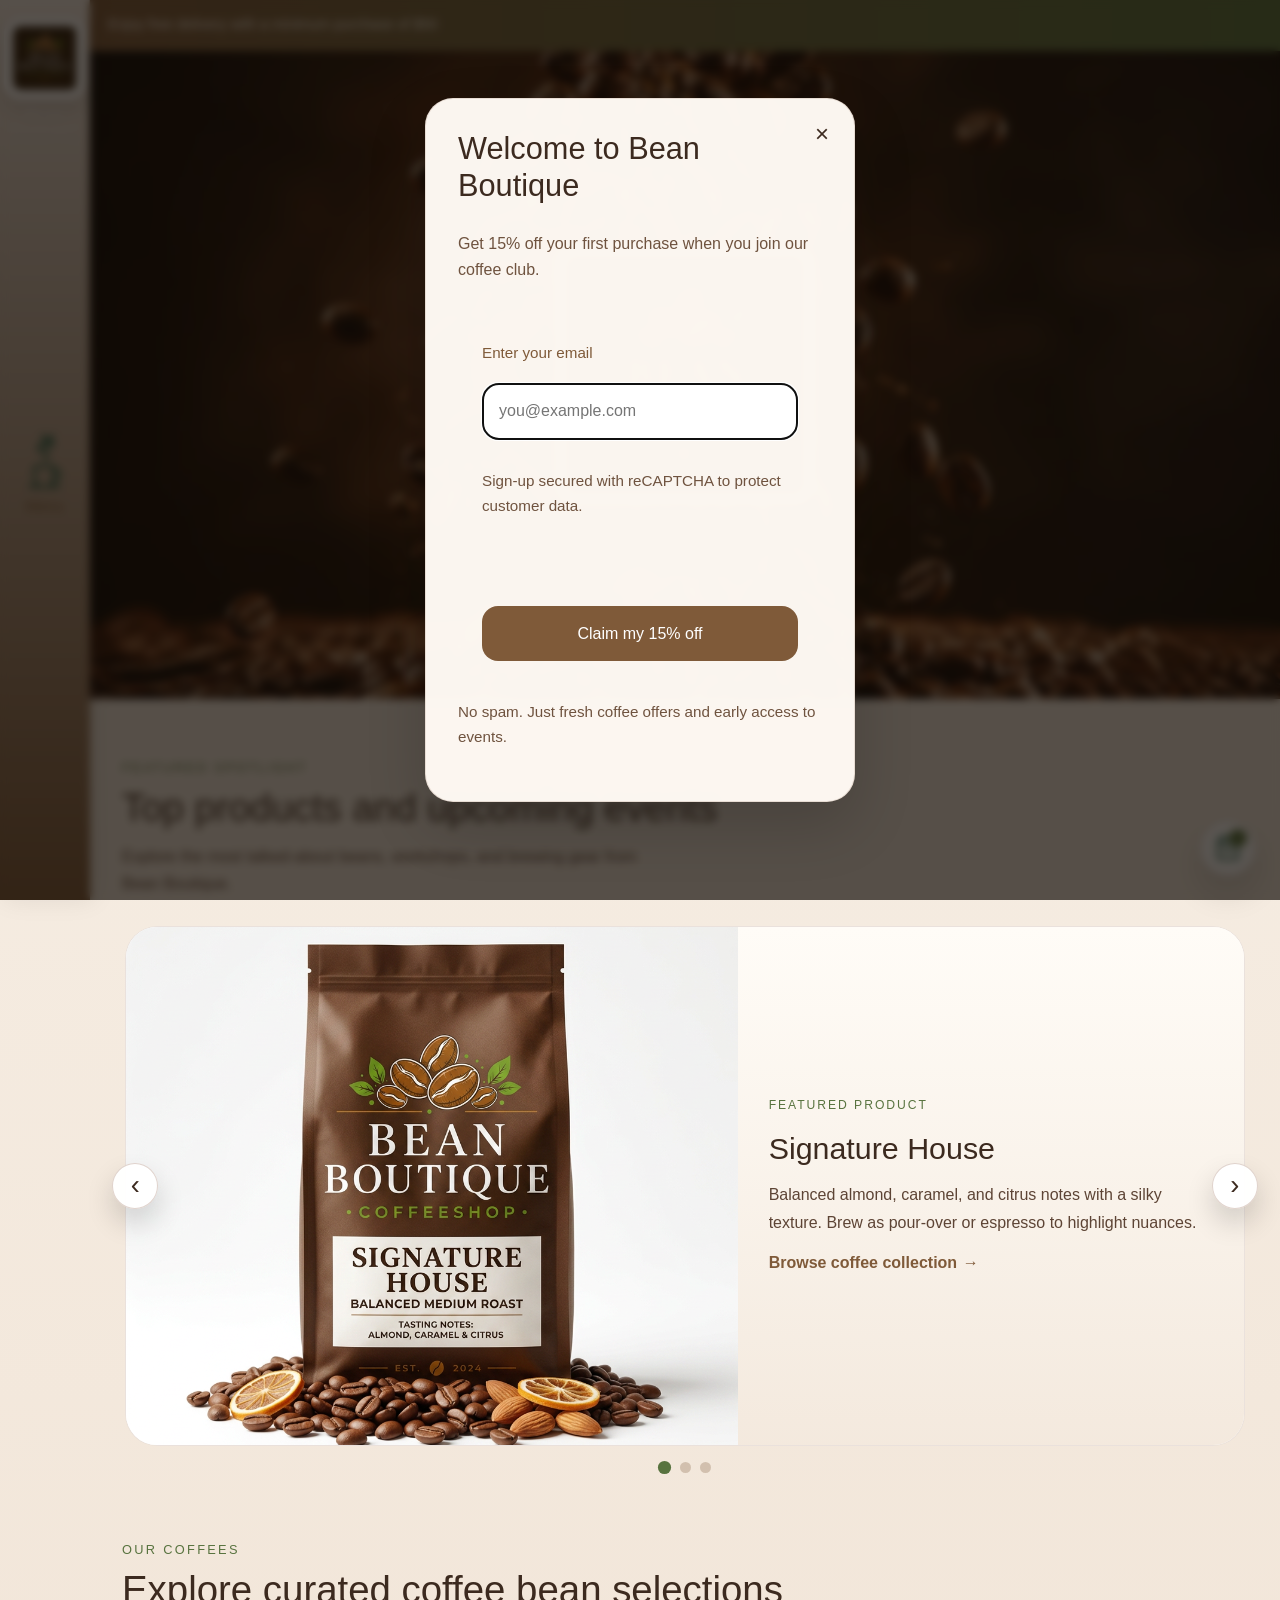
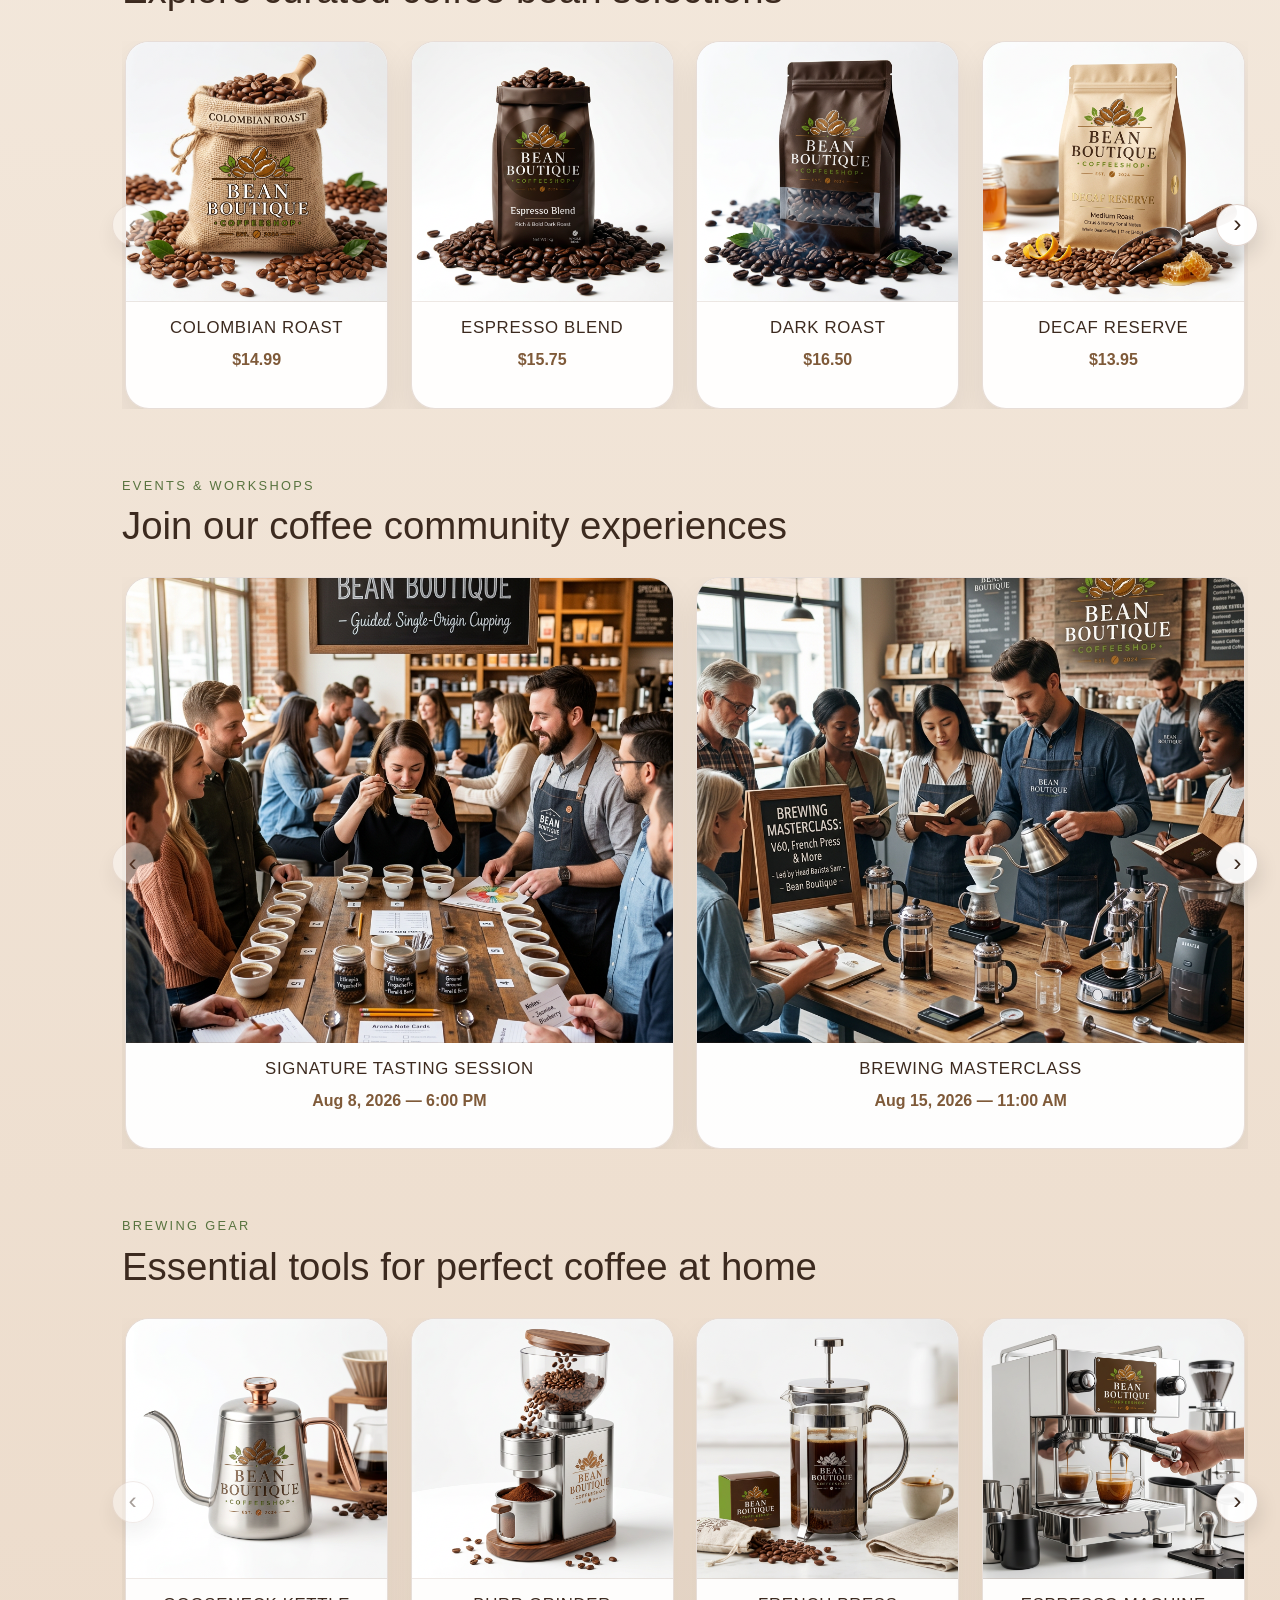
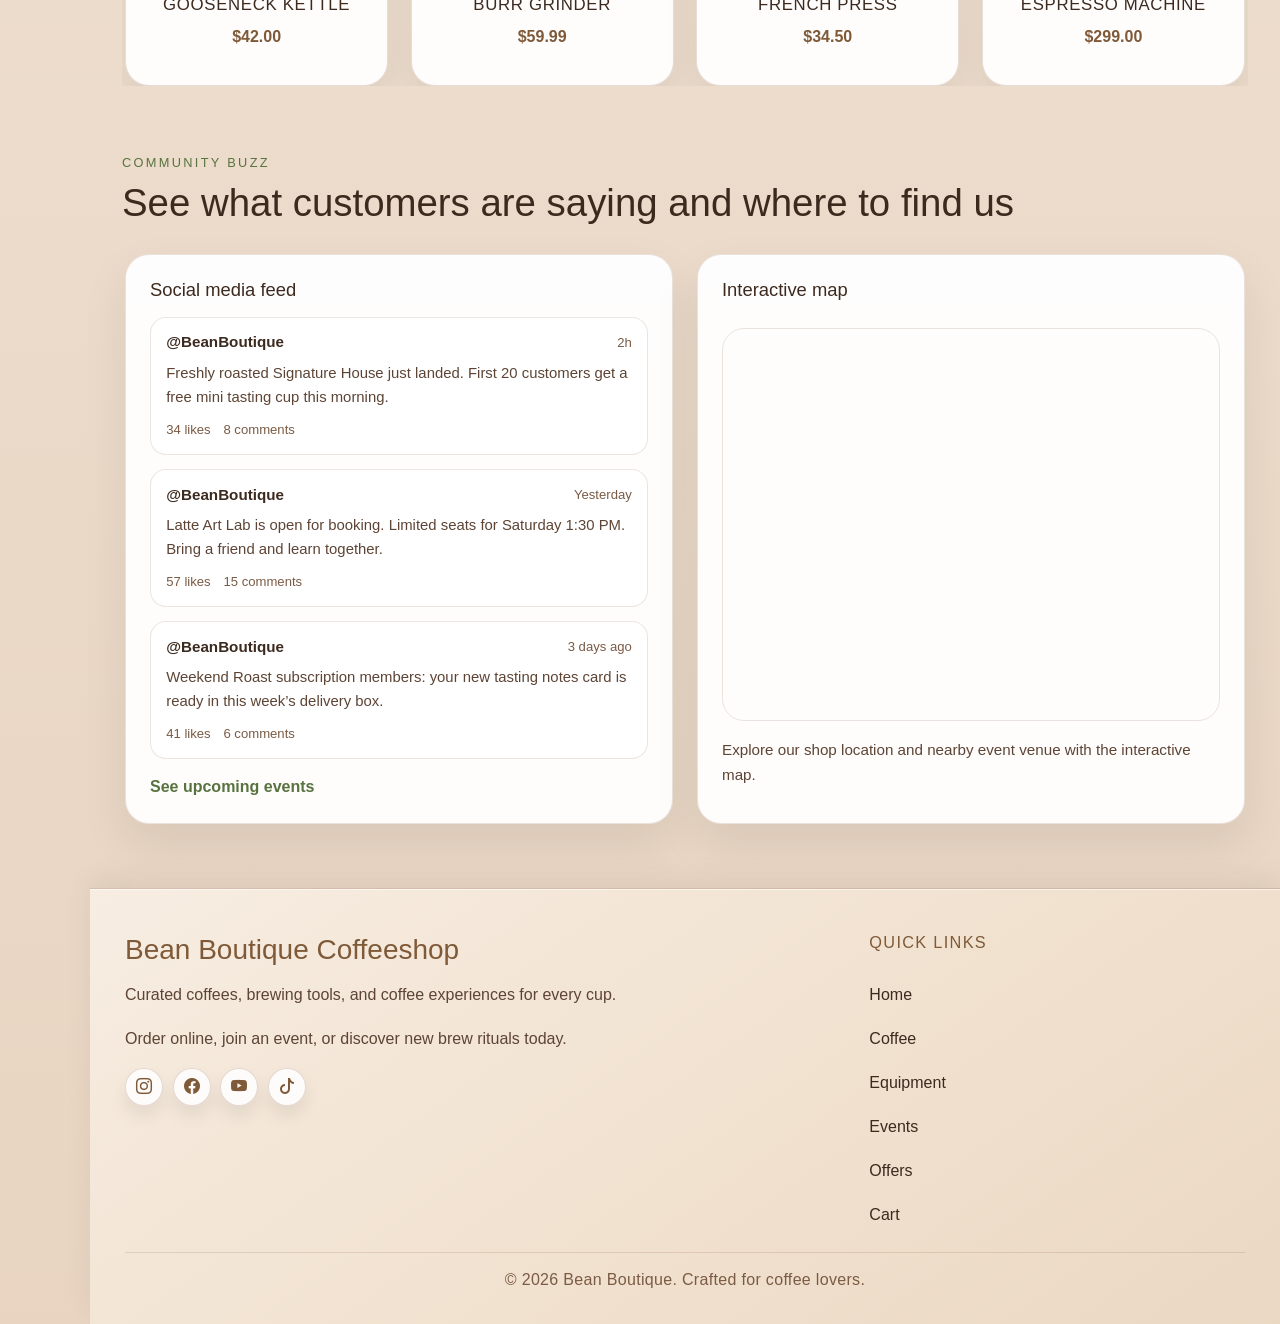
<file: Y1/FEWD/Assignment/index.html>
<!DOCTYPE html>
<html lang="en">

<head>
    <title>Bean Boutique</title>
    <meta charset="utf-8">
    <meta name="viewport" content="width=device-width, initial-scale=1">
    <link href="https://cdn.jsdelivr.net/npm/bootstrap@5.3.8/dist/css/bootstrap.min.css" rel="stylesheet">
    <link rel="stylesheet"
    href="https://cdn.jsdelivr.net/npm/bootstrap-icons@1.13.1/font/bootstrap-icons.min.css">
    <script src="https://cdn.jsdelivr.net/npm/bootstrap@5.3.8/dist/js/bootstrap.bundle.min.js"></script>
    <script src="https://www.google.com/recaptcha/api.js" async defer></script>
    <link rel="stylesheet" href="style.css">
</head>

<body>
    <nav class="site-nav" aria-label="Main navigation">
        <a class="brand" href="HomePage.html" aria-label="Bean Boutique home">
            <img class="brand-logo" src="Images/Img-HomePage/Logo.png" alt="Bean Boutique logo">
            <span>Bean Boutique</span>
        </a>

        <button class="menu-button collapsed" type="button" data-bs-toggle="collapse" data-bs-target="#navbarNav"
            aria-controls="navbarNav" aria-expanded="false" aria-label="Open navigation menu">
            <svg xmlns="http://www.w3.org/2000/svg" width="33.273" height="55.489" viewBox="0 0 33.273 55.489" aria-hidden="true">
                <g id="suzukicoffee-btn" transform="translate(9036.15 2564.094)"><g id="open" transform="translate(-9105.374 -2754.953)"><path id="open-path-1" d="M-123.626,106.18A99.982,99.982,0,0,0-109,107.328a145.294,145.294,0,0,0,16.377-1.147" transform="translate(194 137.625)" fill="none" stroke="#115740" stroke-linecap="round" stroke-linejoin="round" stroke-width="2"></path><path id="open-path-2" d="M-114.307,115.03a9.558,9.558,0,0,1-5.732-7.685,65.281,65.281,0,0,1,0-13.18h18.863v13.18s.121,3.921-5.155,7.685" transform="translate(196.029 129.923)" fill="none" stroke="#115740" stroke-linecap="round" stroke-linejoin="round" stroke-width="2"></path><path id="open-path-3" d="M-108.214,95.828s5.783-.03,5.863,5.545-6.053,5.546-6.053,5.546" transform="translate(203.656 130.988)" fill="none" stroke="#115740" stroke-linecap="round" stroke-linejoin="round" stroke-width="2"></path><path id="open-path-4" d="M-112.281,97.02c3.253-1.293,4.817-6.674,2.28-8.084s-6.806-.719-8.023-3.689,2.56-3.15,4.936-2.592c2.937.228,7.479,1.489,9.474-1.87" transform="translate(197.538 121.97)" fill="none" stroke="#115740" stroke-linecap="round" stroke-linejoin="round" stroke-width="2"></path><path id="open-path-5" d="M-117.134,79.779s8.624,1.914,13.811-.936" transform="translate(198.099 120.211)" fill="none" stroke="#115740" stroke-linecap="round" stroke-width="2"></path><path id="open-path-6" d="M-114.535,76.953a6.406,6.406,0,0,0,6.3,0" transform="translate(199.767 119)" fill="none" stroke="#115740" stroke-linecap="round" stroke-width="2"></path></g><g id="close" transform="translate(-9105.374 -2754.953)"><path id="close-path-1" d="M-123.626,106.18A99.982,99.982,0,0,0-109,107.328a145.294,145.294,0,0,0,16.377-1.147" transform="translate(194 137.625)" fill="none" stroke="#115740" stroke-linecap="round" stroke-linejoin="round" stroke-width="2"></path><path id="close-path-2" d="M-114.307,115.03a9.558,9.558,0,0,1-5.732-7.685,65.281,65.281,0,0,1,0-13.18h18.863v13.18s.121,3.921-5.155,7.685" transform="translate(196.029 129.923)" fill="none" stroke="#115740" stroke-linecap="round" stroke-linejoin="round" stroke-width="2"></path><path id="close-path-3" d="M-108.214,95.828s5.783-.03,5.863,5.545-6.053,5.546-6.053,5.546" transform="translate(203.656 130.988)" fill="none" stroke="#115740" stroke-linecap="round" stroke-linejoin="round" stroke-width="2"></path><path id="close-path-4" d="M-109.467,93.994s2-3.648-.534-5.058-6.806-.719-8.023-3.689,2.56-3.15,4.936-2.592c2.937.228,3.866.961,7.264,0,2.65-1.163,4.537-4.6-1.962-7.051-2.849-1.545-4.259-2.171-6.594-5.316" transform="translate(197.538 121.97)" fill="none" stroke="#115740" stroke-linecap="round" stroke-linejoin="round" stroke-width="2"></path><path id="close-path-5" d="M-114.641,81.086a22.056,22.056,0,0,0,11.161-8.793" transform="translate(198.099 120.211)" fill="none" stroke="#115740" stroke-linecap="round" stroke-width="2"></path></g></g>
            </svg>
            <span>Menu</span>
        </button>

        <div class="collapse side-menu" id="navbarNav">
            <ul class="navbar-nav">

                <li class="nav-item">
                    <a class="nav-link active" href="HomePage.html">
                        Home
                    </a>
                </li>

                <li class="nav-item">
                    <a class="nav-link" href="CoffeeSelection.html">
                        Coffee
                    </a>
                </li>

                <li class="nav-item">
                    <a class="nav-link" href="BrewingEquipment.html">
                        Equipment
                    </a>
                </li>

                <li class="nav-item">
                    <a class="nav-link" href="Events_and_Workshops.html">
                        Events
                    </a>
                </li>

                <li class="nav-item">
                    <a class="nav-link" href="Special_Offers_and_Subscriptions.html">
                        Offers
                    </a>
                </li>

                <li class="nav-item">
                    <a class="nav-link" href="Shopping_Cart.html">
                        Cart
                    </a>
                </li>

            </ul>

            <div id="navbarNavIcons" class="menu-icons">

                <a class="search-toggle" href="#">
                    <i class="bi bi-search"></i>
                </a>

                <a href="#">
                    <i class="bi bi-person"></i>
                </a>

                <a href="Shopping_Cart.html">
                    <i class="bi bi-bag"></i>
                </a>

            </div>

        </div>
    </nav>

    <main class="page-content">
        <div class="announcement">Enjoy free delivery with a minimum purchase of $50</div>

        <section class="hero hero-home">
            <div class="hero-media"></div>
            <div class="hero-overlay">
                <div class="hero-content">
                    <img class="hero-logo" src="Images/Img-HomePage/Logo.png" alt="Bean Boutique logo">
                </div>
            </div>
        </section>

        <section id="moments" class="feature-section featured-section">
            <div class="section-header featured-header">
                <span>Featured spotlight</span>
                <h2>Top products and upcoming events</h2>
                <p>Explore the most talked-about beans, workshops, and brewing gear from Bean Boutique.</p>
            </div>
            <div class="featured-slider" data-featured-slider>
                <button class="featured-arrow prev" type="button" aria-label="Previous featured item">&#8249;</button>
                <div class="featured-viewport">
                    <article class="featured-slide active">
                        <div class="featured-card featured-card-large">
                            <div class="featured-media img-signature-house"></div>
                            <div class="featured-copy">
                                <span>Featured product</span>
                                <h3>Signature House</h3>
                                <p>Balanced almond, caramel, and citrus notes with a silky texture. Brew as pour-over or espresso to highlight nuances.</p>
                                <a href="#coffee">Browse coffee collection</a>
                            </div>
                        </div>
                    </article>
                    <article class="featured-slide">
                        <div class="featured-card featured-card-large">
                            <div class="featured-media img-latte-art-lab"></div>
                            <div class="featured-copy">
                                <span>Upcoming event</span>
                                <h3>Latte Art Lab</h3>
                                <p>Perfect your milk texture and practice latte art techniques in a relaxed, hands-on session.</p>
                                <a href="#events">Explore events</a>
                            </div>
                        </div>
                    </article>
                    <article class="featured-slide">
                        <div class="featured-card featured-card-large">
                            <div class="featured-media img-gooseneck-kettle"></div>
                            <div class="featured-copy">
                                <span>Must-have gear</span>
                                <h3>Gooseneck Kettle</h3>
                                <p>Precision pour control for pour-over brewing and slow, even extraction every time.</p>
                                <a href="#equipment">Shop equipment</a>
                            </div>
                        </div>
                    </article>
                </div>
                <button class="featured-arrow next" type="button" aria-label="Next featured item">&#8250;</button>
            </div>
            <div class="featured-dots" aria-label="Featured slider pagination">
                <button type="button" class="featured-dot active" aria-label="Show featured product"></button>
                <button type="button" class="featured-dot" aria-label="Show upcoming event"></button>
                <button type="button" class="featured-dot" aria-label="Show must-have gear"></button>
            </div>
        </section>

        <section id="coffee" class="feature-section beans-section">
            <div class="section-header">
                <span>Our coffees</span>
                <h2>Explore curated coffee bean selections</h2>
            </div>
            <div class="catalog-rows-slider" data-catalog-slider>
                <button class="catalog-arrow prev" type="button" aria-label="Show previous coffee products">&#8249;</button>
                <div class="catalog-rows-viewport">
                    <div class="catalog-row active">
                        <div class="product-grid">
                            <article class="product-preview">
                                <div class="relative group overflow-hidden">
                                    <a href="#" class="group">
                                        <div class="product-image img-colombian-roast"></div>
                                    </a>
                                    <button class="product-action">Add to Cart</button>
                                </div>
                                <a href="#">
                                    <h2>Colombian Roast</h2>
                                    <div class="product-price"><span>$14.99</span></div>
                                </a>
                            </article>
                            <article class="product-preview">
                                <div class="relative group overflow-hidden">
                                    <a href="#" class="group">
                                        <div class="product-image img-espresso-blend"></div>
                                    </a>
                                    <button class="product-action">Add to Cart</button>
                                </div>
                                <a href="#">
                                    <h2>Espresso Blend</h2>
                                    <div class="product-price"><span>$15.75</span></div>
                                </a>
                            </article>
                            <article class="product-preview">
                                <div class="relative group overflow-hidden">
                                    <a href="#" class="group">
                                        <div class="product-image img-dark-roast"></div>
                                    </a>
                                    <button class="product-action">Add to Cart</button>
                                </div>
                                <a href="#">
                                    <h2>Dark Roast</h2>
                                    <div class="product-price"><span>$16.50</span></div>
                                </a>
                            </article>
                            <article class="product-preview">
                                <div class="relative group overflow-hidden">
                                    <a href="#" class="group">
                                        <div class="product-image img-decaf-reserve"></div>
                                    </a>
                                    <button class="product-action">Add to Cart</button>
                                </div>
                                <a href="#">
                                    <h2>Decaf Reserve</h2>
                                    <div class="product-price"><span>$13.95</span></div>
                                </a>
                            </article>
                        </div>
                    </div>
                    <div class="catalog-row">
                        <div class="product-grid">
                            <article class="product-preview">
                                <div class="relative group overflow-hidden">
                                    <a href="#" class="group">
                                        <div class="product-image img-cold-brew"></div>
                                    </a>
                                    <button class="product-action">Add to Cart</button>
                                </div>
                                <a href="#">
                                    <h2>Cold Brew</h2>
                                    <div class="product-price"><span>$14.25</span></div>
                                </a>
                            </article>
                            <article class="product-preview">
                                <div class="relative group overflow-hidden">
                                    <a href="#" class="group">
                                        <div class="product-image img-seasonal-blend"></div>
                                    </a>
                                    <button class="product-action">Add to Cart</button>
                                </div>
                                <a href="#">
                                    <h2>Seasonal Blend</h2>
                                    <div class="product-price"><span>$15.25</span></div>
                                </a>
                            </article>
                            <article class="product-preview">
                                <div class="relative group overflow-hidden">
                                    <a href="#" class="group">
                                        <div class="product-image img-single-origin-light"></div>
                                    </a>
                                    <button class="product-action">Add to Cart</button>
                                </div>
                                <a href="#">
                                    <h2>Single Origin Light</h2>
                                    <div class="product-price"><span>$15.00</span></div>
                                </a>
                            </article>
                            <article class="product-preview">
                                <div class="relative group overflow-hidden">
                                    <a href="#" class="group">
                                        <div class="product-image img-mocha-blend"></div>
                                    </a>
                                    <button class="product-action">Add to Cart</button>
                                </div>
                                <a href="#">
                                    <h2>Mocha Blend</h2>
                                    <div class="product-price"><span>$15.99</span></div>
                                </a>
                            </article>
                        </div>
                    </div>
                    <div class="catalog-row">
                        <div class="product-grid">
                            <article class="product-preview">
                                <div class="relative group overflow-hidden">
                                    <a href="#" class="group">
                                        <div class="product-image img-french-press-roast"></div>
                                    </a>
                                    <button class="product-action">Add to Cart</button>
                                </div>
                                <a href="#">
                                    <h2>French Press Roast</h2>
                                    <div class="product-price"><span>$16.20</span></div>
                                </a>
                            </article>
                            <article class="product-preview">
                                <div class="relative group overflow-hidden">
                                    <a href="#" class="group">
                                        <div class="product-image img-filter-bold"></div>
                                    </a>
                                    <button class="product-action">Add to Cart</button>
                                </div>
                                <a href="#">
                                    <h2>Filtered Bold</h2>
                                    <div class="product-price"><span>$14.75</span></div>
                                </a>
                            </article>
                            <article class="product-preview">
                                <div class="relative group overflow-hidden">
                                    <a href="#" class="group">
                                        <div class="product-image img-holiday-spice"></div>
                                    </a>
                                    <button class="product-action">Add to Cart</button>
                                </div>
                                <a href="#">
                                    <h2>Holiday Spice</h2>
                                    <div class="product-price"><span>$17.00</span></div>
                                </a>
                            </article>
                            <article class="product-preview">
                                <div class="relative group overflow-hidden">
                                    <a href="#" class="group">
                                        <div class="product-image img-signature-house"></div>
                                    </a>
                                    <button class="product-action">Add to Cart</button>
                                </div>
                                <a href="#">
                                    <h2>Signature House</h2>
                                    <div class="product-price"><span>$16.80</span></div>
                                </a>
                            </article>
                        </div>
                    </div>
                </div>
                <button class="catalog-arrow next" type="button" aria-label="Show next coffee products">&#8250;</button>
            </div>
        </section>

        <section id="events" class="feature-section events-section">
            <div class="section-header">
                <span>Events & Workshops</span>
                <h2>Join our coffee community experiences</h2>
            </div>
            <div class="catalog-rows-slider" data-catalog-slider>
                <button class="catalog-arrow prev" type="button" aria-label="Show previous events">&#8249;</button>
                <div class="catalog-rows-viewport">
                    <div class="catalog-row active">
                        <div class="product-grid">
                            <article class="product-preview">
                                <div class="relative group overflow-hidden">
                                    <a href="Events_and_Workshops.html#registration" class="group">
                                        <div class="product-image img-signature-tasting-session"></div>
                                    </a>
                                    <a class="product-action" href="Events_and_Workshops.html#registration">Book Now</a>
                                </div>
                                <a href="Events_and_Workshops.html#registration">
                                    <h2>Signature Tasting Session</h2>
                                    <div class="product-price"><span>Aug 8, 2026 — 6:00 PM</span></div>
                                </a>
                            </article>
                            <article class="product-preview">
                                <div class="relative group overflow-hidden">
                                    <a href="Events_and_Workshops.html#registration" class="group">
                                        <div class="product-image img-brewing-masterclass"></div>
                                    </a>
                                    <a class="product-action" href="Events_and_Workshops.html#registration">Book Now</a>
                                </div>
                                <a href="Events_and_Workshops.html#registration">
                                    <h2>Brewing Masterclass</h2>
                                    <div class="product-price"><span>Aug 15, 2026 — 11:00 AM</span></div>
                                </a>
                            </article>
                        </div>
                    </div>
                    <div class="catalog-row">
                        <div class="product-grid">
                            <article class="product-preview">
                                <div class="relative group overflow-hidden">
                                    <a href="Events_and_Workshops.html#registration" class="group">
                                        <div class="product-image img-meet-the-roaster"></div>
                                    </a>
                                    <a class="product-action" href="Events_and_Workshops.html#registration">Book Now</a>
                                </div>
                                <a href="Events_and_Workshops.html#registration">
                                    <h2>Meet the Roaster</h2>
                                    <div class="product-price"><span>Aug 22, 2026 — 4:00 PM</span></div>
                                </a>
                            </article>
                            <article class="product-preview">
                                <div class="relative group overflow-hidden">
                                    <a href="Events_and_Workshops.html#registration" class="group">
                                        <div class="product-image img-latte-art-lab"></div>
                                    </a>
                                    <a class="product-action" href="Events_and_Workshops.html#registration">Book Now</a>
                                </div>
                                <a href="Events_and_Workshops.html#registration">
                                    <h2>Latte Art Lab</h2>
                                    <div class="product-price"><span>Sep 5, 2026 — 1:30 PM</span></div>
                                </a>
                            </article>
                        </div>
                    </div>
                </div>
                <button class="catalog-arrow next" type="button" aria-label="Show next events">&#8250;</button>
            </div>
        </section>

        <section id="equipment" class="feature-section equipment-section">
            <div class="section-header">
                <span>Brewing gear</span>
                <h2>Essential tools for perfect coffee at home</h2>
            </div>
            <div class="catalog-rows-slider" data-catalog-slider>
                <button class="catalog-arrow prev" type="button" aria-label="Show previous brewing equipment">&#8249;</button>
                <div class="catalog-rows-viewport">
                    <div class="catalog-row active">
                        <div class="product-grid">
                            <article class="product-preview">
                                <div class="relative group overflow-hidden">
                                    <a href="#" class="group">
                                        <div class="product-image img-gooseneck-kettle"></div>
                                    </a>
                                    <button class="product-action">Add to Cart</button>
                                </div>
                                <a href="#">
                                    <h2>Gooseneck Kettle</h2>
                                    <div class="product-price"><span>$42.00</span></div>
                                </a>
                            </article>
                            <article class="product-preview">
                                <div class="relative group overflow-hidden">
                                    <a href="#" class="group">
                                        <div class="product-image img-burr-grinder"></div>
                                    </a>
                                    <button class="product-action">Add to Cart</button>
                                </div>
                                <a href="#">
                                    <h2>Burr Grinder</h2>
                                    <div class="product-price"><span>$59.99</span></div>
                                </a>
                            </article>
                            <article class="product-preview">
                                <div class="relative group overflow-hidden">
                                    <a href="#" class="group">
                                        <div class="product-image img-french-press"></div>
                                    </a>
                                    <button class="product-action">Add to Cart</button>
                                </div>
                                <a href="#">
                                    <h2>French Press</h2>
                                    <div class="product-price"><span>$34.50</span></div>
                                </a>
                            </article>
                            <article class="product-preview">
                                <div class="relative group overflow-hidden">
                                    <a href="#" class="group">
                                        <div class="product-image img-espresso-machine"></div>
                                    </a>
                                    <button class="product-action">Add to Cart</button>
                                </div>
                                <a href="#">
                                    <h2>Espresso Machine</h2>
                                    <div class="product-price"><span>$299.00</span></div>
                                </a>
                            </article>
                        </div>
                    </div>
                    <div class="catalog-row">
                        <div class="product-grid">
                            <article class="product-preview">
                                <div class="relative group overflow-hidden">
                                    <a href="#" class="group">
                                        <div class="product-image img-pour-over-dripper"></div>
                                    </a>
                                    <button class="product-action">Add to Cart</button>
                                </div>
                                <a href="#">
                                    <h2>Pour-over Dripper</h2>
                                    <div class="product-price"><span>$26.50</span></div>
                                </a>
                            </article>
                            <article class="product-preview">
                                <div class="relative group overflow-hidden">
                                    <a href="#" class="group">
                                        <div class="product-image img-cold-brew-jar"></div>
                                    </a>
                                    <button class="product-action">Add to Cart</button>
                                </div>
                                <a href="#">
                                    <h2>Cold Brew Jar</h2>
                                    <div class="product-price"><span>$24.00</span></div>
                                </a>
                            </article>
                            <article class="product-preview">
                                <div class="relative group overflow-hidden">
                                    <a href="#" class="group">
                                        <div class="product-image img-milk-frother"></div>
                                    </a>
                                    <button class="product-action">Add to Cart</button>
                                </div>
                                <a href="#">
                                    <h2>Milk Frother</h2>
                                    <div class="product-price"><span>$22.00</span></div>
                                </a>
                            </article>
                            <article class="product-preview">
                                <div class="relative group overflow-hidden">
                                    <a href="#" class="group">
                                        <div class="product-image img-scale-timer"></div>
                                    </a>
                                    <button class="product-action">Add to Cart</button>
                                </div>
                                <a href="#">
                                    <h2>Scale & Timer</h2>
                                    <div class="product-price"><span>$18.75</span></div>
                                </a>
                            </article>
                        </div>
                    </div>
                </div>
                <button class="catalog-arrow next" type="button" aria-label="Show next brewing equipment">&#8250;</button>
            </div>
        </section>

        <section id="community" class="feature-section widget-section">
            <div class="section-header">
                <span>Community buzz</span>
                <h2>See what customers are saying and where to find us</h2>
            </div>
            <div class="widget-grid">
                <div class="widget-card">
                    <h3>Social media feed</h3>
                    <div class="social-feed-fake" aria-label="Bean Boutique social updates">
                        <article class="fake-post">
                            <div class="fake-post-header">
                                <strong>@BeanBoutique</strong>
                                <span>2h</span>
                            </div>
                            <p>Freshly roasted Signature House just landed. First 20 customers get a free mini tasting cup this morning.</p>
                            <div class="fake-post-meta"><span>34 likes</span><span>8 comments</span></div>
                        </article>
                        <article class="fake-post">
                            <div class="fake-post-header">
                                <strong>@BeanBoutique</strong>
                                <span>Yesterday</span>
                            </div>
                            <p>Latte Art Lab is open for booking. Limited seats for Saturday 1:30 PM. Bring a friend and learn together.</p>
                            <div class="fake-post-meta"><span>57 likes</span><span>15 comments</span></div>
                        </article>
                        <article class="fake-post">
                            <div class="fake-post-header">
                                <strong>@BeanBoutique</strong>
                                <span>3 days ago</span>
                            </div>
                            <p>Weekend Roast subscription members: your new tasting notes card is ready in this week’s delivery box.</p>
                            <div class="fake-post-meta"><span>41 likes</span><span>6 comments</span></div>
                        </article>
                        <div class="fake-feed-cta">
                            <a href="#events">See upcoming events</a>
                        </div>
                    </div>
                </div>
                <div class="widget-card">
                    <h3>Interactive map</h3>
                    <div id="mapContainer" class="map-frame">
                        <iframe
                            title="Bean Boutique location on Google Maps"
                            src="https://www.google.com/maps?q=40.7128,-74.0060&z=13&output=embed"
                            loading="lazy"
                            referrerpolicy="no-referrer-when-downgrade"
                            allowfullscreen>
                        </iframe>
                    </div>
                    <p class="widget-note">Explore our shop location and nearby event venue with the interactive map.</p>
                </div>
            </div>
        </section>
    </main>

    <footer class="site-footer">
        <div class="footer-grid">
            <div class="footer-column footer-about">
                <h3>Bean Boutique Coffeeshop</h3>
                <p>Curated coffees, brewing tools, and coffee experiences for every cup.</p>
                <p class="footer-note">Order online, join an event, or discover new brew rituals today.</p>
                <div class="footer-social" aria-label="Social media links">
                    <a href="#" aria-label="Follow us on Instagram"><i class="bi bi-instagram"></i></a>
                    <a href="#" aria-label="Follow us on Facebook"><i class="bi bi-facebook"></i></a>
                    <a href="#" aria-label="Follow us on YouTube"><i class="bi bi-youtube"></i></a>
                    <a href="#" aria-label="Follow us on TikTok"><i class="bi bi-tiktok"></i></a>
                </div>
            </div>
            <div class="footer-column footer-links">
                <h4>Quick links</h4>
                <a href="HomePage.html">Home</a>
                <a href="CoffeeSelection.html">Coffee</a>
                <a href="BrewingEquipment.html">Equipment</a>
                <a href="Events_and_Workshops.html">Events</a>
                <a href="Special_Offers_and_Subscriptions.html">Offers</a>
                <a href="Shopping_Cart.html">Cart</a>
            </div>
        </div>
        <p class="footer-copy-small">&copy; 2026 Bean Boutique. Crafted for coffee lovers.</p>
    </footer>

    <div class="signup-modal" id="signupModal" aria-hidden="true">
        <div class="signup-modal-backdrop"></div>
        <div class="signup-modal-panel" role="dialog" aria-modal="true" aria-labelledby="signupModalTitle">
            <button class="signup-close" id="signupClose" aria-label="Close signup modal">×</button>
            <div class="signup-content">
                <h2 id="signupModalTitle">Welcome to Bean Boutique</h2>
                <p>Get 15% off your first purchase when you join our coffee club.</p>
                <form class="signup-form" id="signupForm">
                    <label for="signupEmail">Enter your email</label>
                    <input type="email" id="signupEmail" name="email" placeholder="you@example.com" required>
                    <div class="g-recaptcha" data-sitekey="6LeIxAcTAAAAAJcZVRqyHh71UMIEGNQ_MXjiZKhI"></div>
                    <p class="secure-note">Sign-up secured with reCAPTCHA to protect customer data.</p>
                    <p id="recaptchaNotice" class="secure-note" hidden></p>
                    <p id="signupError" class="signup-error" role="alert" aria-live="polite"></p>
                    <button type="submit">Claim my 15% off</button>
                </form>
                <p class="signup-subtext">No spam. Just fresh coffee offers and early access to events.</p>
            </div>
        </div>
    </div>

    <script>
        var signupModal = document.getElementById('signupModal');
        var signupClose = document.getElementById('signupClose');
        var signupForm = document.getElementById('signupForm');
        var signupEmail = document.getElementById('signupEmail');
        var signupError = document.getElementById('signupError');
        var recaptchaNotice = document.getElementById('recaptchaNotice');
        var runningOnLocalFile = window.location.protocol === 'file:';
        var signupModalSeenKey = 'beanBoutiqueSignupModalSeen';

        function hasSeenSignupModal() {
            try {
                return window.localStorage.getItem(signupModalSeenKey) === '1';
            } catch (error) {
                return window.__signupModalSeenFallback === true;
            }
        }

        function markSignupModalSeen() {
            try {
                window.localStorage.setItem(signupModalSeenKey, '1');
            } catch (error) {
                window.__signupModalSeenFallback = true;
            }
        }

        function showSignupModal() {
            signupModal.classList.add('open');
            signupModal.setAttribute('aria-hidden', 'false');
            signupEmail.focus();
        }

        function closeSignupModal() {
            signupModal.classList.remove('open');
            signupModal.setAttribute('aria-hidden', 'true');
            signupError.textContent = '';
        }

        function setRecaptchaNotice() {
            if (!runningOnLocalFile) {
                return;
            }

            recaptchaNotice.hidden = false;
            recaptchaNotice.textContent = 'reCAPTCHA may show "Invalid domain" when opening this file directly. Run the site on localhost (for example with VS Code Live Server) to validate reCAPTCHA properly.';
        }

        signupClose.addEventListener('click', closeSignupModal);
        signupModal.querySelector('.signup-modal-backdrop').addEventListener('click', closeSignupModal);

        signupForm.addEventListener('submit', function(event) {
            event.preventDefault();
            var email = signupEmail.value.trim();
            if (!email) return;

            signupError.textContent = '';

            if (!runningOnLocalFile) {
                var token = '';
                if (window.grecaptcha && typeof window.grecaptcha.getResponse === 'function') {
                    token = window.grecaptcha.getResponse();
                }

                if (!token) {
                    signupError.textContent = 'Please complete the reCAPTCHA challenge before submitting.';
                    return;
                }
            }

            closeSignupModal();

            if (window.grecaptcha && typeof window.grecaptcha.reset === 'function') {
                window.grecaptcha.reset();
            }
        });

        document.addEventListener('keydown', function(event) {
            if (event.key === 'Escape' && signupModal.classList.contains('open')) {
                closeSignupModal();
            }
        });

        function initializeSignupModal() {
            if (hasSeenSignupModal()) {
                return;
            }

            markSignupModalSeen();
            window.scrollTo(0, 0);
            setTimeout(showSignupModal, 500);
        }

        if (document.readyState === 'complete') {
            initializeSignupModal();
        } else {
            window.addEventListener('load', initializeSignupModal);
        }

        setRecaptchaNotice();

        function initializeCatalogRowSliders() {
            var sliders = document.querySelectorAll('[data-catalog-slider]');

            sliders.forEach(function (slider) {
                var rows = Array.from(slider.querySelectorAll('.catalog-row'));
                var prevButton = slider.querySelector('.catalog-arrow.prev');
                var nextButton = slider.querySelector('.catalog-arrow.next');
                var activeIndex = 0;

                if (!rows.length || !prevButton || !nextButton) {
                    return;
                }

                function renderRow() {
                    rows.forEach(function (row, index) {
                        row.classList.toggle('active', index === activeIndex);
                    });

                    prevButton.disabled = activeIndex === 0;
                    nextButton.disabled = activeIndex === rows.length - 1;
                }

                prevButton.addEventListener('click', function () {
                    if (activeIndex > 0) {
                        activeIndex -= 1;
                        renderRow();
                    }
                });

                nextButton.addEventListener('click', function () {
                    if (activeIndex < rows.length - 1) {
                        activeIndex += 1;
                        renderRow();
                    }
                });

                renderRow();
            });
        }

        initializeCatalogRowSliders();

        function initializeFeaturedSlider() {
            var slider = document.querySelector('[data-featured-slider]');
            if (!slider) return;

            var slides = Array.from(slider.querySelectorAll('.featured-slide'));
            var dots = Array.from(document.querySelectorAll('.featured-dot'));
            var prevButton = slider.querySelector('.featured-arrow.prev');
            var nextButton = slider.querySelector('.featured-arrow.next');
            var activeIndex = 0;
            var timer = null;

            function renderSlide() {
                slides.forEach(function (slide, index) {
                    slide.classList.toggle('active', index === activeIndex);
                });

                dots.forEach(function (dot, index) {
                    dot.classList.toggle('active', index === activeIndex);
                });
            }

            function goToSlide(index) {
                activeIndex = (index + slides.length) % slides.length;
                renderSlide();
                restartTimer();
            }

            function restartTimer() {
                if (timer) {
                    window.clearInterval(timer);
                }
                timer = window.setInterval(function () {
                    goToSlide(activeIndex + 1);
                }, 6000);
            }

            prevButton.addEventListener('click', function () {
                goToSlide(activeIndex - 1);
            });

            nextButton.addEventListener('click', function () {
                goToSlide(activeIndex + 1);
            });

            dots.forEach(function (dot, index) {
                dot.addEventListener('click', function () {
                    goToSlide(index);
                });
            });

            slider.addEventListener('mouseenter', function () {
                if (timer) {
                    window.clearInterval(timer);
                }
            });

            slider.addEventListener('mouseleave', function () {
                restartTimer();
            });

            renderSlide();
            restartTimer();
        }

        initializeFeaturedSlider();

    </script>
    <div id="oom_floating_cart">
        <a aria-label="Floating Cart" href="Shopping_Cart.html" class="oom_float float_cart oom_right animate">
            <span class="cart-count"></span>
            <svg xmlns="http://www.w3.org/2000/svg" width="20" height="22" viewBox="0 0 20 22"><g id="Icon_feather-shopping-bag" data-name="Icon feather-shopping-bag" transform="translate(-3.5 -2)"><path id="Path_6500" data-name="Path 6500" d="M7.5,3l-3,4V21a2,2,0,0,0,2,2h14a2,2,0,0,0,2-2V7l-3-4Z" transform="translate(0)" fill="none" stroke="#115740" stroke-linecap="round" stroke-linejoin="round" stroke-width="2"></path><path id="Path_6501" data-name="Path 6501" d="M4.5,9h18" transform="translate(0 -2)" fill="none" stroke="#115740" stroke-linecap="round" stroke-linejoin="round" stroke-width="2"></path><path id="Path_6502" data-name="Path 6502" d="M20.151,15A4.075,4.075,0,0,1,12,15" transform="translate(-2.575 -4.038)" fill="none" stroke="#115740" stroke-linecap="round" stroke-linejoin="round" stroke-width="2"></path></g></svg>
        </a>
    </div>
    <div id="searchOverlay" class="hidden" aria-hidden="true">
        <div class="search-panel" role="dialog" aria-modal="true" aria-labelledby="searchOverlayLabel">
            <button type="button" class="search-close" aria-label="Close search">&times;</button>
            <h2 id="searchOverlayLabel">Search Bean Boutique</h2>
            <input id="siteSearchInput" type="search" placeholder="Search products or pages..." aria-label="Search products or pages">
            <div class="search-results" id="searchResults"></div>
        </div>
    </div>
    <script src="search.js"></script>
</body>

</html>
</file>
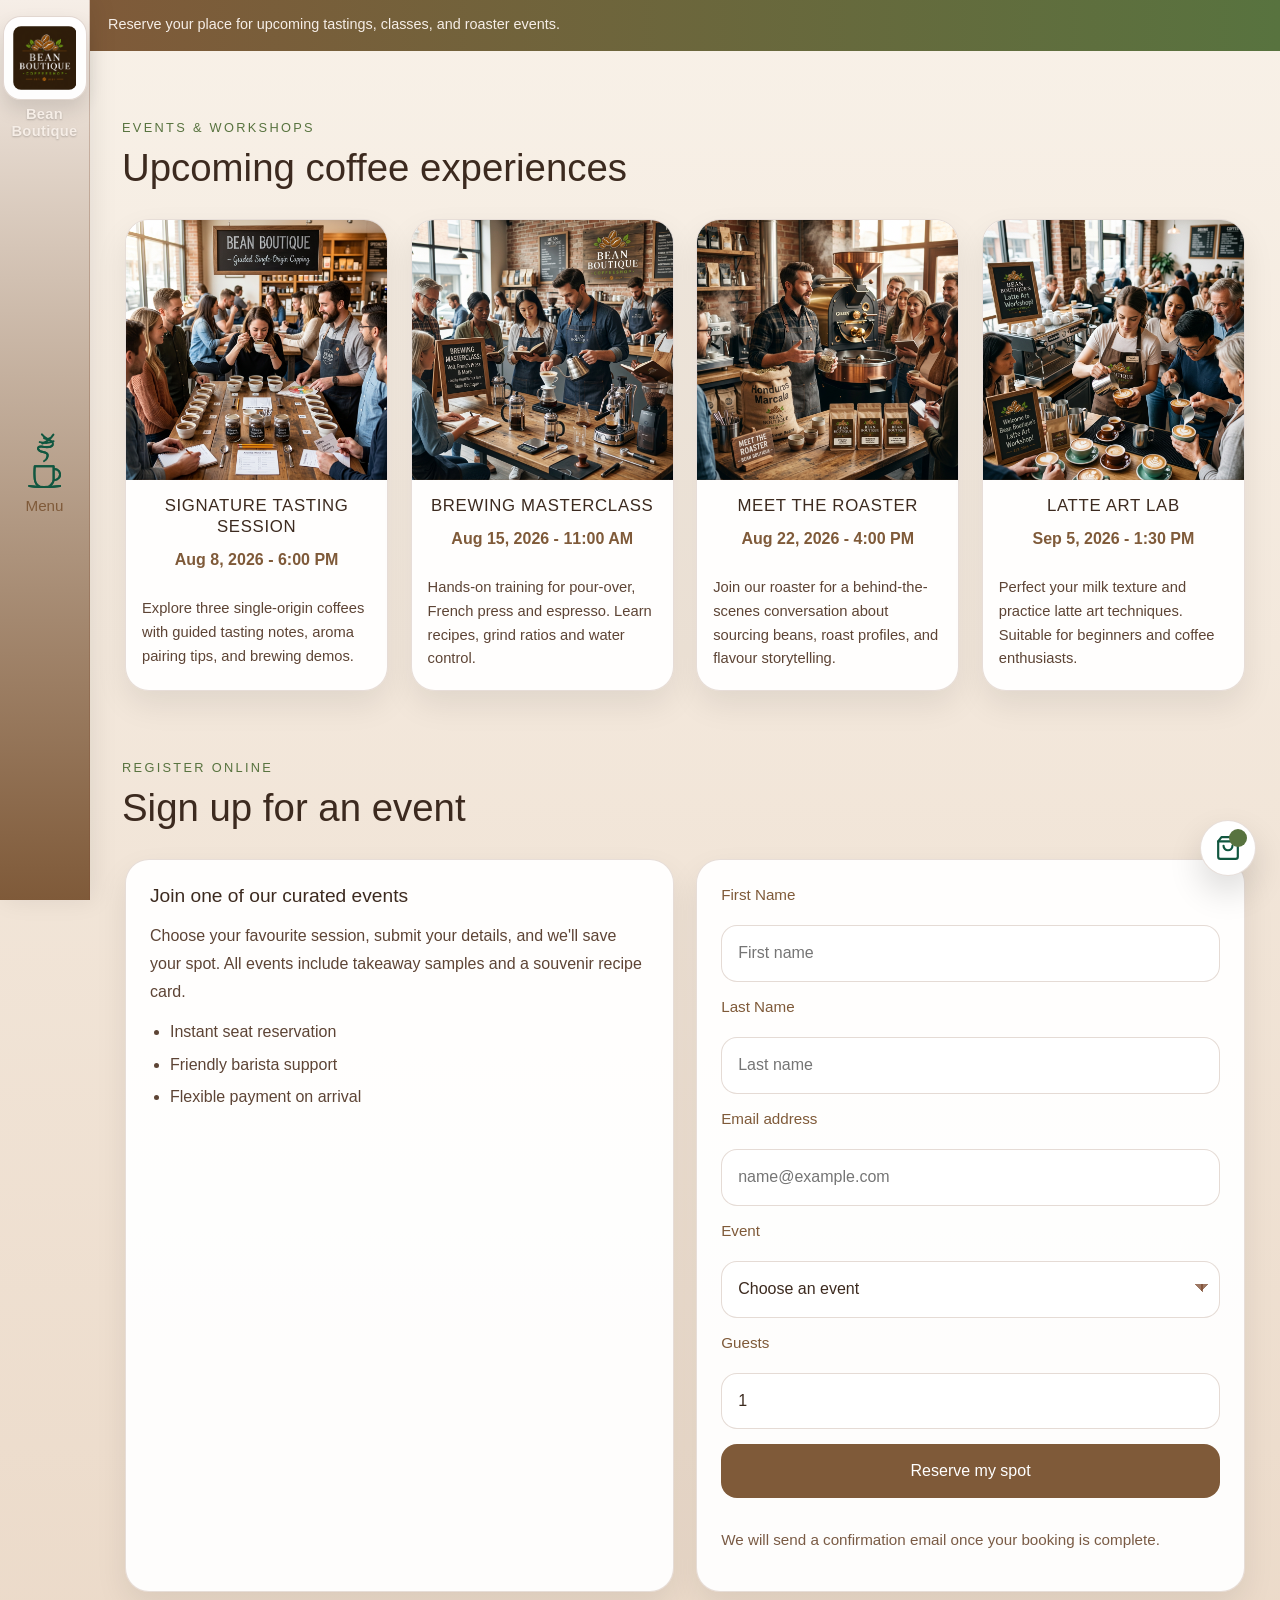
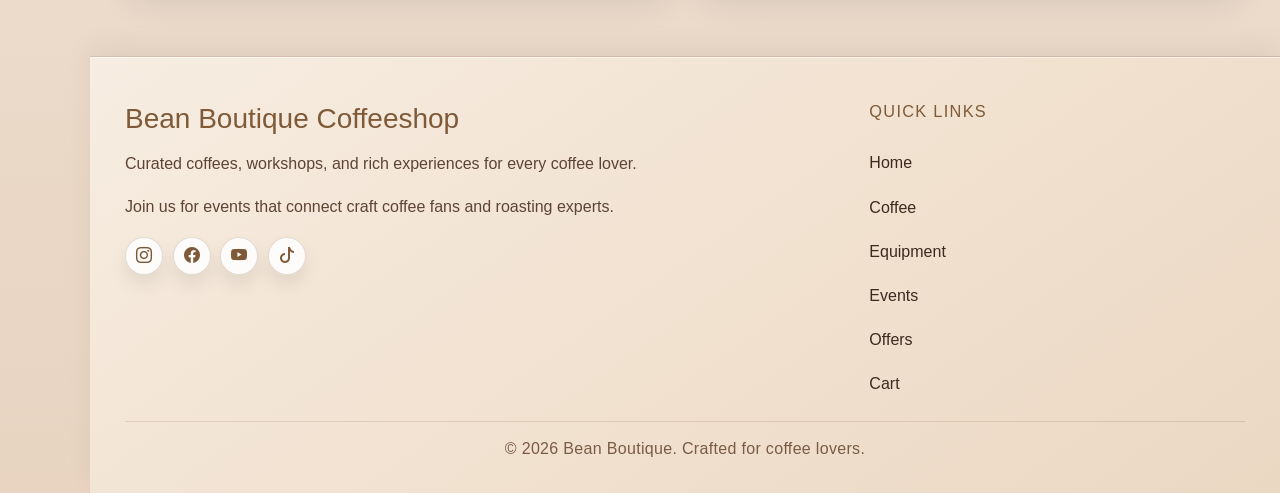
<file: Y1/FEWD/Assignment/Events_and_Workshops.html>
<!DOCTYPE html>
<html lang="en">

<head>
    <title>Bean Boutique - Events & Workshops</title>
    <meta charset="utf-8">
    <meta name="viewport" content="width=device-width, initial-scale=1">
    <link href="https://cdn.jsdelivr.net/npm/bootstrap@5.3.8/dist/css/bootstrap.min.css" rel="stylesheet">
    <link rel="stylesheet" href="https://cdn.jsdelivr.net/npm/bootstrap-icons@1.13.1/font/bootstrap-icons.min.css">
    <script src="https://cdn.jsdelivr.net/npm/bootstrap@5.3.8/dist/js/bootstrap.bundle.min.js"></script>
    <link rel="stylesheet" href="style.css">
</head>

<body>
    <nav class="site-nav" aria-label="Main navigation">
        <a class="brand" href="HomePage.html" aria-label="Bean Boutique home">
            <img class="brand-logo" src="Images/Img-HomePage/Logo.png" alt="Bean Boutique logo">
            <span>Bean Boutique</span>
        </a>

        <button class="menu-button collapsed" type="button" data-bs-toggle="collapse" data-bs-target="#navbarNav"
            aria-controls="navbarNav" aria-expanded="false" aria-label="Open navigation menu">
            <svg xmlns="http://www.w3.org/2000/svg" width="33.273" height="55.489" viewBox="0 0 33.273 55.489" aria-hidden="true">
                <g id="suzukicoffee-btn" transform="translate(9036.15 2564.094)"><g id="open" transform="translate(-9105.374 -2754.953)"><path id="open-path-1" d="M-123.626,106.18A99.982,99.982,0,0,0-109,107.328a145.294,145.294,0,0,0,16.377-1.147" transform="translate(194 137.625)" fill="none" stroke="#115740" stroke-linecap="round" stroke-linejoin="round" stroke-width="2"></path><path id="open-path-2" d="M-114.307,115.03a9.558,9.558,0,0,1-5.732-7.685,65.281,65.281,0,0,1,0-13.18h18.863v13.18s.121,3.921-5.155,7.685" transform="translate(196.029 129.923)" fill="none" stroke="#115740" stroke-linecap="round" stroke-linejoin="round" stroke-width="2"></path><path id="open-path-3" d="M-108.214,95.828s5.783-.03,5.863,5.545-6.053,5.546-6.053,5.546" transform="translate(203.656 130.988)" fill="none" stroke="#115740" stroke-linecap="round" stroke-linejoin="round" stroke-width="2"></path><path id="open-path-4" d="M-112.281,97.02c3.253-1.293,4.817-6.674,2.28-8.084s-6.806-.719-8.023-3.689,2.56-3.15,4.936-2.592c2.937,.228,7.479,1.489,9.474-1.87" transform="translate(197.538 121.97)" fill="none" stroke="#115740" stroke-linecap="round" stroke-linejoin="round" stroke-width="2"></path><path id="open-path-5" d="M-117.134,79.779s8.624,1.914,13.811-.936" transform="translate(198.099 120.211)" fill="none" stroke="#115740" stroke-linecap="round" stroke-width="2"></path><path id="open-path-6" d="M-114.535,76.953a6.406,6.406,0,0,0,6.3,0" transform="translate(199.767 119)" fill="none" stroke="#115740" stroke-linecap="round" stroke-width="2"></path></g><g id="close" transform="translate(-9105.374 -2754.953)"><path id="close-path-1" d="M-123.626,106.18A99.982,99.982,0,0,0-109,107.328a145.294,145.294,0,0,0,16.377-1.147" transform="translate(194 137.625)" fill="none" stroke="#115740" stroke-linecap="round" stroke-linejoin="round" stroke-width="2"></path><path id="close-path-2" d="M-114.307,115.03a9.558,9.558,0,0,1-5.732-7.685,65.281,65.281,0,0,1,0-13.18h18.863v13.18s.121,3.921-5.155,7.685" transform="translate(196.029 129.923)" fill="none" stroke="#115740" stroke-linecap="round" stroke-linejoin="round" stroke-width="2"></path><path id="close-path-3" d="M-108.214,95.828s5.783-.03,5.863,5.545-6.053,5.546-6.053,5.546" transform="translate(203.656 130.988)" fill="none" stroke="#115740" stroke-linecap="round" stroke-linejoin="round" stroke-width="2"></path><path id="close-path-4" d="M-109.467,93.994s2-3.648-.534-5.058-6.806-.719-8.023-3.689,2.56-3.15,4.936-2.592c2.937,.228,3.866,.961,7.264,0,2.65-1.163,4.537-4.6-1.962-7.051-2.849-1.545-4.259-2.171-6.594-5.316" transform="translate(197.538 121.97)" fill="none" stroke="#115740" stroke-linecap="round" stroke-linejoin="round" stroke-width="2"></path><path id="close-path-5" d="M-114.641,81.086a22.056,22.056,0,0,0,11.161-8.793" transform="translate(198.099 120.211)" fill="none" stroke="#115740" stroke-linecap="round" stroke-width="2"></path></g></g>
            </svg>
            <span>Menu</span>
        </button>

        <div class="collapse side-menu" id="navbarNav">
            <ul class="navbar-nav">
                <li class="nav-item">
                    <a class="nav-link" href="HomePage.html">Home</a>
                </li>
                <li class="nav-item">
                    <a class="nav-link" href="CoffeeSelection.html">Coffee</a>
                </li>
                <li class="nav-item">
                    <a class="nav-link" href="BrewingEquipment.html">Equipment</a>
                </li>
                <li class="nav-item">
                    <a class="nav-link active" href="Events_and_Workshops.html">Events</a>
                </li>
                <li class="nav-item">
                    <a class="nav-link" href="Special_Offers_and_Subscriptions.html">Offers</a>
                </li>
                <li class="nav-item">
                    <a class="nav-link" href="Shopping_Cart.html">Cart</a>
                </li>
            </ul>

            <div id="navbarNavIcons" class="menu-icons">
                <a class="search-toggle" href="#"><i class="bi bi-search"></i></a>
                <a href="#"><i class="bi bi-person"></i></a>
                <a href="Shopping_Cart.html"><i class="bi bi-bag"></i></a>
            </div>
        </div>
    </nav>

    <main class="page-content">
        <div class="announcement">Reserve your place for upcoming tastings, classes, and roaster events.</div>

        <section id="events-catalog" class="feature-section">
            <div class="section-header">
                <span>Events & workshops</span>
                <h2>Upcoming coffee experiences</h2>
            </div>
            <div class="product-grid">
                <article id="event-signature-tasting-session" class="product-preview">
                    <div class="product-image img-signature-tasting-session"></div>
                    <a href="#registration" class="product-copy">
                        <h2>Signature Tasting Session</h2>
                        <div class="product-price"><span>Aug 8, 2026 - 6:00 PM</span></div>
                        <p class="product-description">Explore three single-origin coffees with guided tasting notes, aroma pairing tips, and brewing demos.</p>
                    </a>
                </article>
                <article id="event-brewing-masterclass" class="product-preview">
                    <div class="product-image img-brewing-masterclass"></div>
                    <a href="#registration" class="product-copy">
                        <h2>Brewing Masterclass</h2>
                        <div class="product-price"><span>Aug 15, 2026 - 11:00 AM</span></div>
                        <p class="product-description">Hands-on training for pour-over, French press and espresso. Learn recipes, grind ratios and water control.</p>
                    </a>
                </article>
                <article id="event-meet-the-roaster" class="product-preview">
                    <div class="product-image img-meet-the-roaster"></div>
                    <a href="#registration" class="product-copy">
                        <h2>Meet the Roaster</h2>
                        <div class="product-price"><span>Aug 22, 2026 - 4:00 PM</span></div>
                        <p class="product-description">Join our roaster for a behind-the-scenes conversation about sourcing beans, roast profiles, and flavour storytelling.</p>
                    </a>
                </article>
                <article id="event-latte-art-lab" class="product-preview">
                    <div class="product-image img-latte-art-lab"></div>
                    <a href="#registration" class="product-copy">
                        <h2>Latte Art Lab</h2>
                        <div class="product-price"><span>Sep 5, 2026 - 1:30 PM</span></div>
                        <p class="product-description">Perfect your milk texture and practice latte art techniques. Suitable for beginners and coffee enthusiasts.</p>
                    </a>
                </article>
            </div>
        </section>

        <section class="feature-section" id="registration">
            <div class="section-header">
                <span>Register online</span>
                <h2>Sign up for an event</h2>
            </div>
            <div class="product-grid">
                <article class="product-preview">
                    <div class="event-copy">
                        <h3>Join one of our curated events</h3>
                        <p>Choose your favourite session, submit your details, and we'll save your spot. All events include takeaway samples and a souvenir recipe card.</p>
                        <ul>
                            <li>Instant seat reservation</li>
                            <li>Friendly barista support</li>
                            <li>Flexible payment on arrival</li>
                        </ul>
                    </div>
                </article>
                <article class="product-preview">
                    <form id="eventRegistrationForm" class="signup-form" aria-label="Event registration form">
                        <label for="regFirstName">First Name</label>
                        <input id="regFirstName" name="regFirstName" type="text" placeholder="First name" required>

                        <label for="regLastName">Last Name</label>
                        <input id="regLastName" name="regLastName" type="text" placeholder="Last name" required>

                        <label for="regEmail">Email address</label>
                        <input id="regEmail" name="regEmail" type="email" placeholder="name@example.com" required>

                        <label for="regEvent">Event</label>
                        <select id="regEvent" name="regEvent" required>
                            <option value="">Choose an event</option>
                            <option value="Signature Tasting Session">Signature Tasting Session</option>
                            <option value="Brewing Masterclass">Brewing Masterclass</option>
                            <option value="Meet the Roaster">Meet the Roaster</option>
                            <option value="Latte Art Lab">Latte Art Lab</option>
                        </select>

                        <label for="regGuests">Guests</label>
                        <input id="regGuests" name="regGuests" type="number" min="1" max="4" value="1">

                        <button type="submit">Reserve my spot</button>
                        <p class="signup-subtext">We will send a confirmation email once your booking is complete.</p>
                        <p id="registrationMessage" class="signup-subtext signup-feedback"></p>
                    </form>
                </article>
            </div>
        </section>
    </main>

    <footer class="site-footer">
        <div class="footer-grid">
            <div class="footer-column footer-about">
                <h3>Bean Boutique Coffeeshop</h3>
                <p>Curated coffees, workshops, and rich experiences for every coffee lover.</p>
                <p class="footer-note">Join us for events that connect craft coffee fans and roasting experts.</p>
                <div class="footer-social" role="group" aria-label="Social media links">
                    <a href="#" aria-label="Follow us on Instagram"><i class="bi bi-instagram"></i></a>
                    <a href="#" aria-label="Follow us on Facebook"><i class="bi bi-facebook"></i></a>
                    <a href="#" aria-label="Follow us on YouTube"><i class="bi bi-youtube"></i></a>
                    <a href="#" aria-label="Follow us on TikTok"><i class="bi bi-tiktok"></i></a>
                </div>
            </div>
            <div class="footer-column footer-links">
                <h4>Quick links</h4>
                <a href="HomePage.html">Home</a>
                <a href="CoffeeSelection.html">Coffee</a>
                <a href="BrewingEquipment.html">Equipment</a>
                <a href="Events_and_Workshops.html">Events</a>
                <a href="Special_Offers_and_Subscriptions.html">Offers</a>
                <a href="Shopping_Cart.html">Cart</a>
            </div>
        </div>
        <p class="footer-copy-small">&copy; 2026 Bean Boutique. Crafted for coffee lovers.</p>
    </footer>

    <div id="searchOverlay" class="hidden" aria-hidden="true">
        <div class="search-panel" role="dialog" aria-modal="true" aria-labelledby="searchOverlayLabel">
            <button type="button" class="search-close" aria-label="Close search">&times;</button>
            <h2 id="searchOverlayLabel">Search Bean Boutique</h2>
            <input id="siteSearchInput" type="search" placeholder="Search products or pages..." aria-label="Search products or pages">
            <div class="search-results" id="searchResults"></div>
        </div>
    </div>

    <div id="oom_floating_cart">
        <a aria-label="Floating Cart" href="Shopping_Cart.html" class="oom_float float_cart oom_right animate">
            <span class="cart-count"></span>
            <svg xmlns="http://www.w3.org/2000/svg" width="20" height="22" viewBox="0 0 20 22"><g id="Icon_feather-shopping-bag" data-name="Icon feather-shopping-bag" transform="translate(-3.5 -2)"><path id="Path_6500" data-name="Path 6500" d="M7.5,3l-3,4V21a2,2,0,0,0,2,2h14a2,2,0,0,0,2-2V7l-3-4Z" transform="translate(0)" fill="none" stroke="#115740" stroke-linecap="round" stroke-linejoin="round" stroke-width="2"></path><path id="Path_6501" data-name="Path 6501" d="M4.5,9h18" transform="translate(0 -2)" fill="none" stroke="#115740" stroke-linecap="round" stroke-linejoin="round" stroke-width="2"></path><path id="Path_6502" data-name="Path 6502" d="M20.151,15A4.075,4.075,0,0,1,12,15" transform="translate(-2.575 -4.038)" fill="none" stroke="#115740" stroke-linecap="round" stroke-linejoin="round" stroke-width="2"></path></g></svg>
        </a>
    </div>

    <script>
        document.getElementById('eventRegistrationForm').addEventListener('submit', function (event) {
            event.preventDefault();
            const firstName = document.getElementById('regFirstName').value.trim();
            const lastName = document.getElementById('regLastName').value.trim();
            const email = document.getElementById('regEmail').value.trim();
            const eventName = document.getElementById('regEvent').value;
            const guests = document.getElementById('regGuests').value;
            const message = document.getElementById('registrationMessage');
            const reservationInbox = 'beanboutiqueevents@gmail.com';

            if (!firstName || !lastName || !email || !eventName || !guests) {
                message.textContent = 'Please fill in all required fields before reserving your spot.';
                message.style.color = '#b02a2a';
                message.style.display = 'block';
                return;
            }

            const subject = 'Event Reservation - ' + eventName;
            const bodyLines = [
                'Hello Bean Boutique Team,',
                '',
                'I would like to reserve my spot for an event.',
                '',
                'First Name: ' + firstName,
                'Last Name: ' + lastName,
                'Email: ' + email,
                'Event: ' + eventName,
                'Guests: ' + guests,
                '',
                'Thank you.'
            ];
            const body = bodyLines.join('\n');

            const gmailComposeUrl = 'https://mail.google.com/mail/?view=cm&fs=1'
                + '&to=' + encodeURIComponent(reservationInbox)
                + '&su=' + encodeURIComponent(subject)
                + '&body=' + encodeURIComponent(body);

            const openedWindow = window.open(gmailComposeUrl, '_blank', 'noopener');
            if (!openedWindow) {
                window.location.href = 'mailto:' + encodeURIComponent(reservationInbox)
                    + '?subject=' + encodeURIComponent(subject)
                    + '&body=' + encodeURIComponent(body);
            }

            message.textContent = `Thank you, ${firstName} ${lastName}! Your spot for "${eventName}" is reserved.`;
            message.style.color = 'var(--brand-green)';
            message.style.display = 'block';
            this.reset();
        });
    </script>
    <script src="search.js"></script>
</body>

</html>
</file>
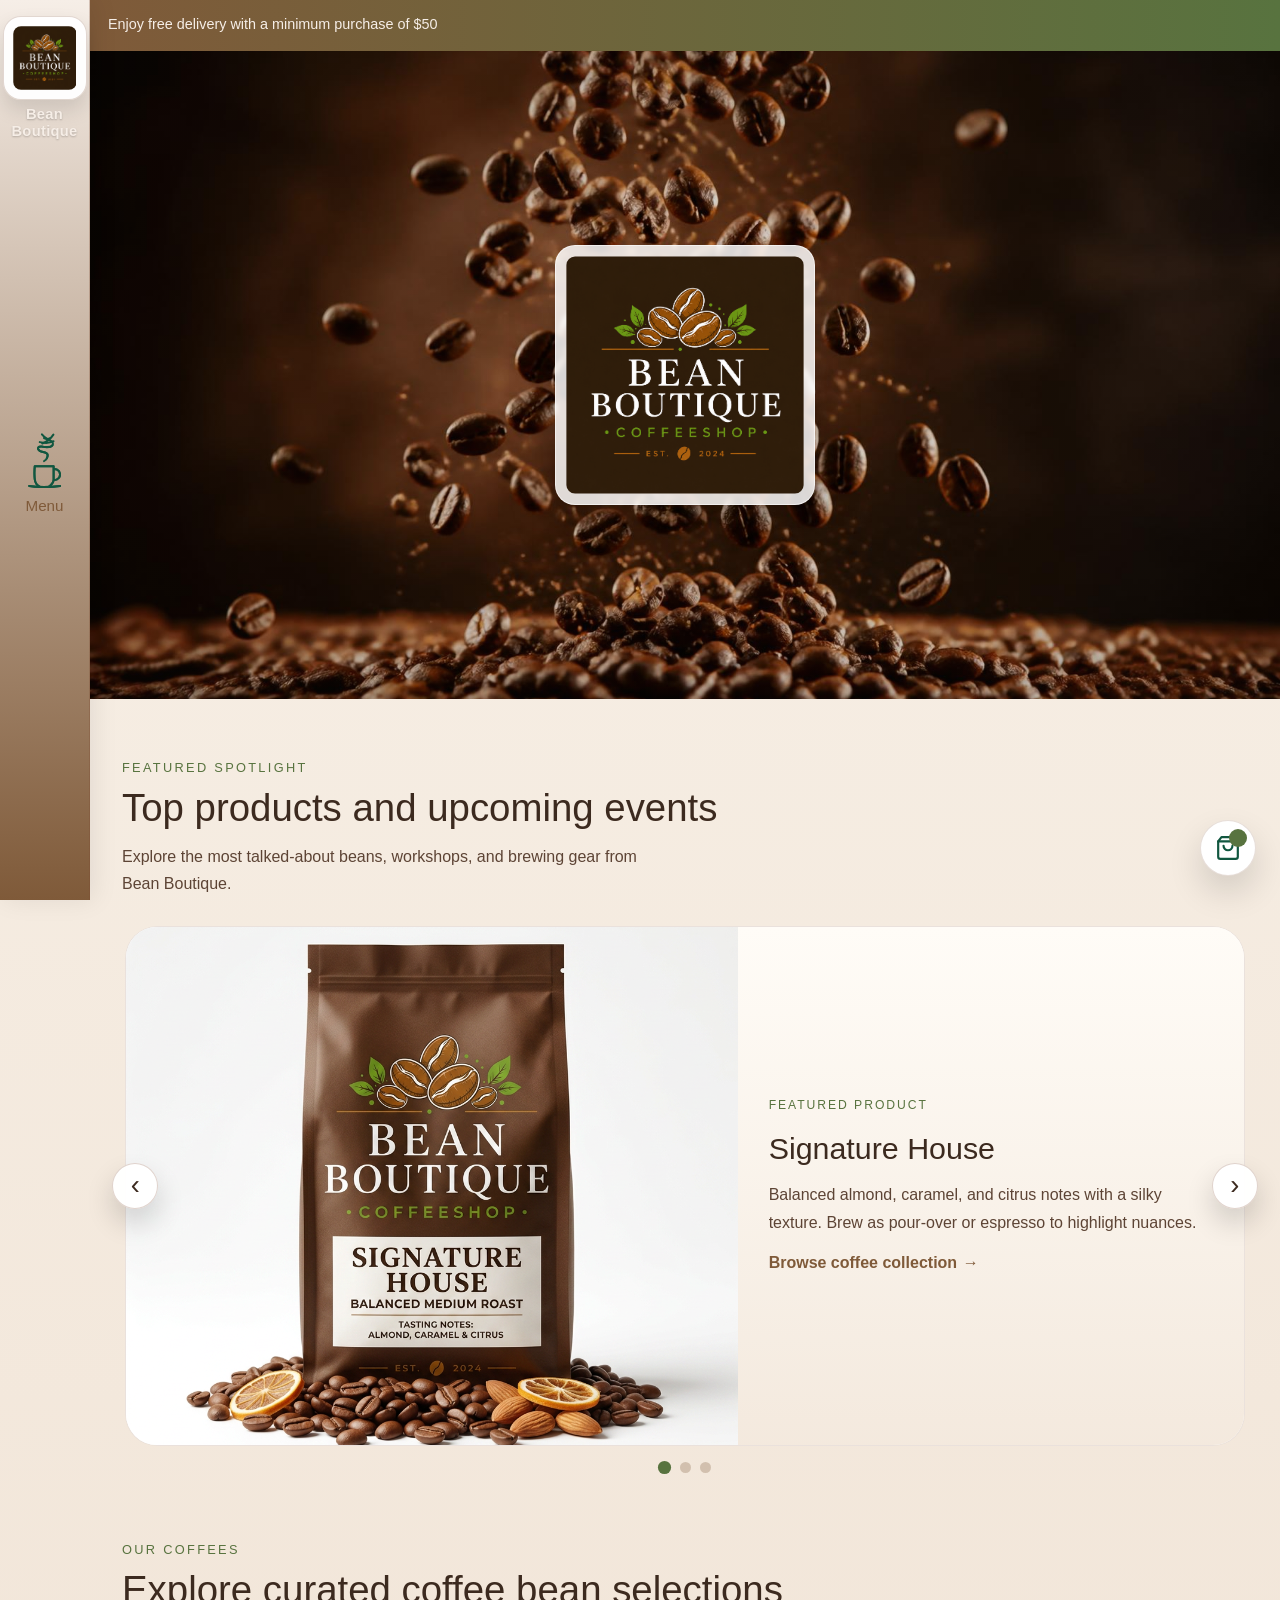
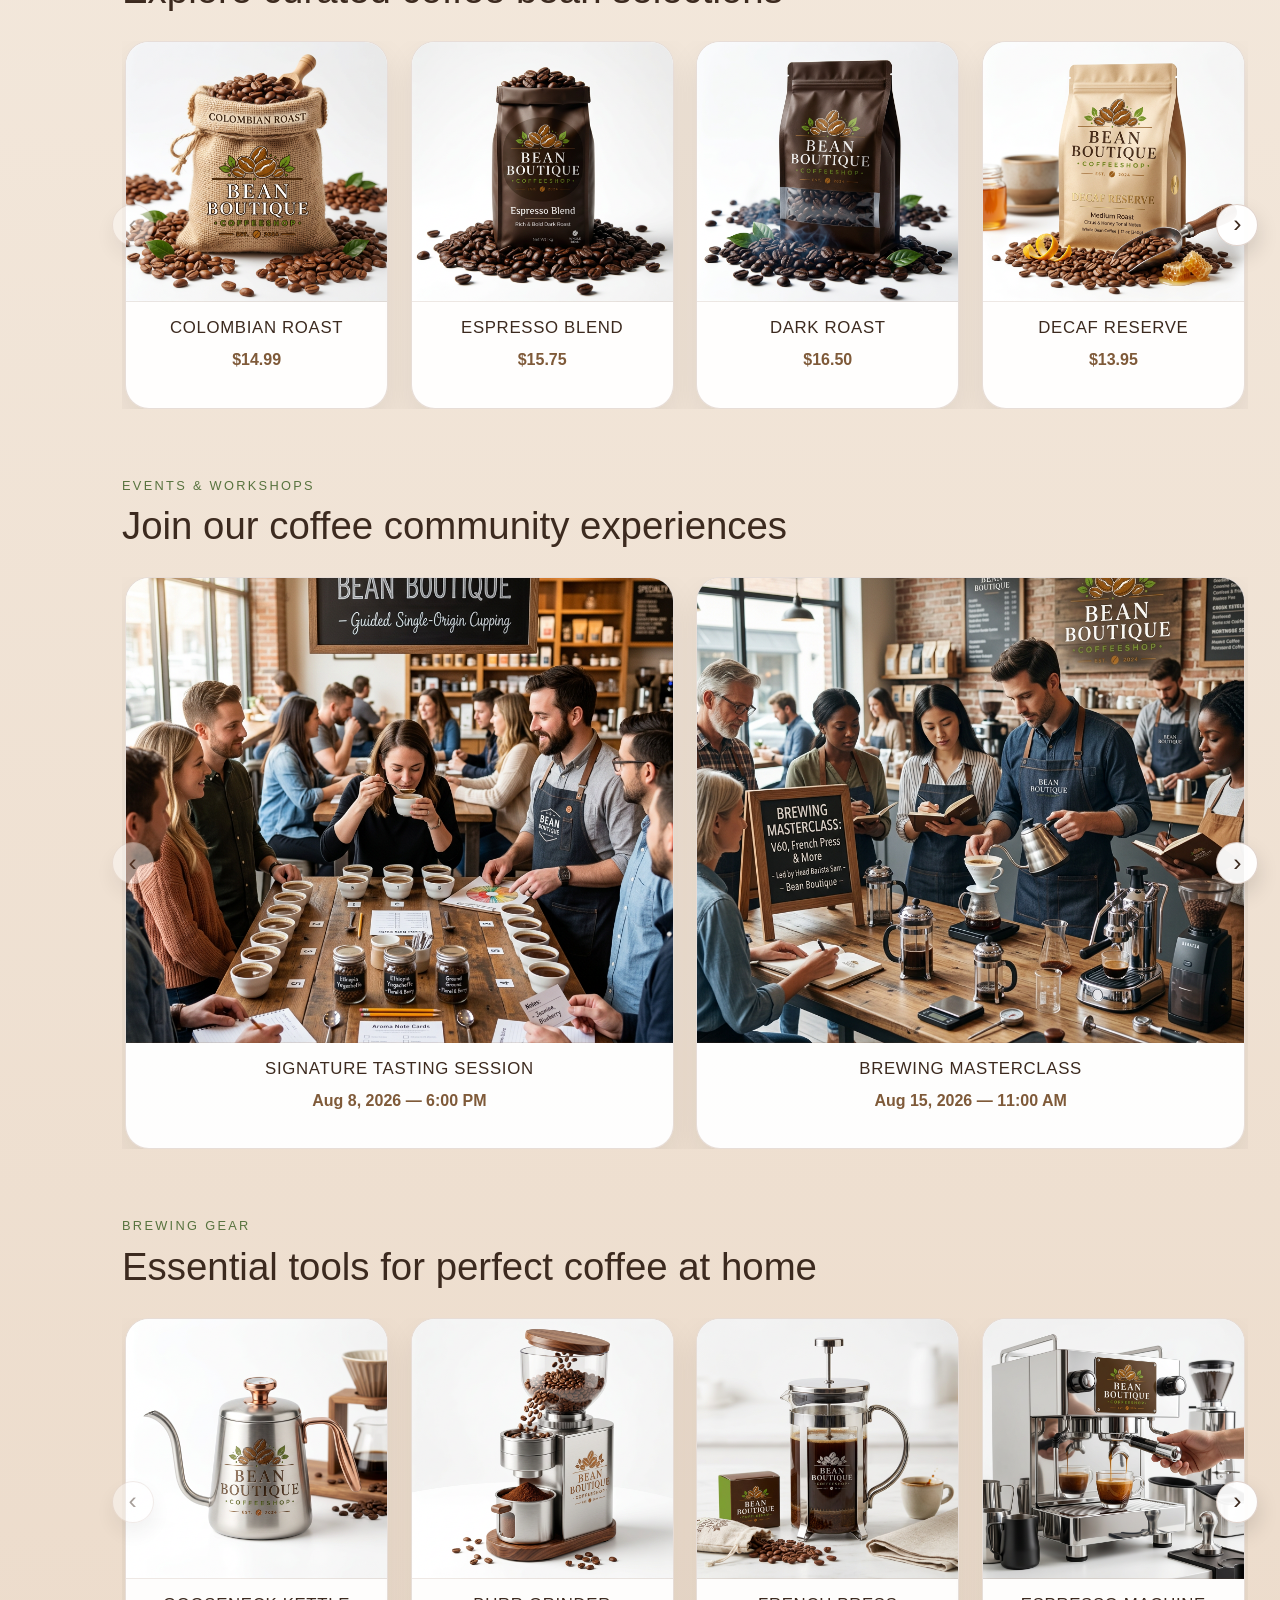
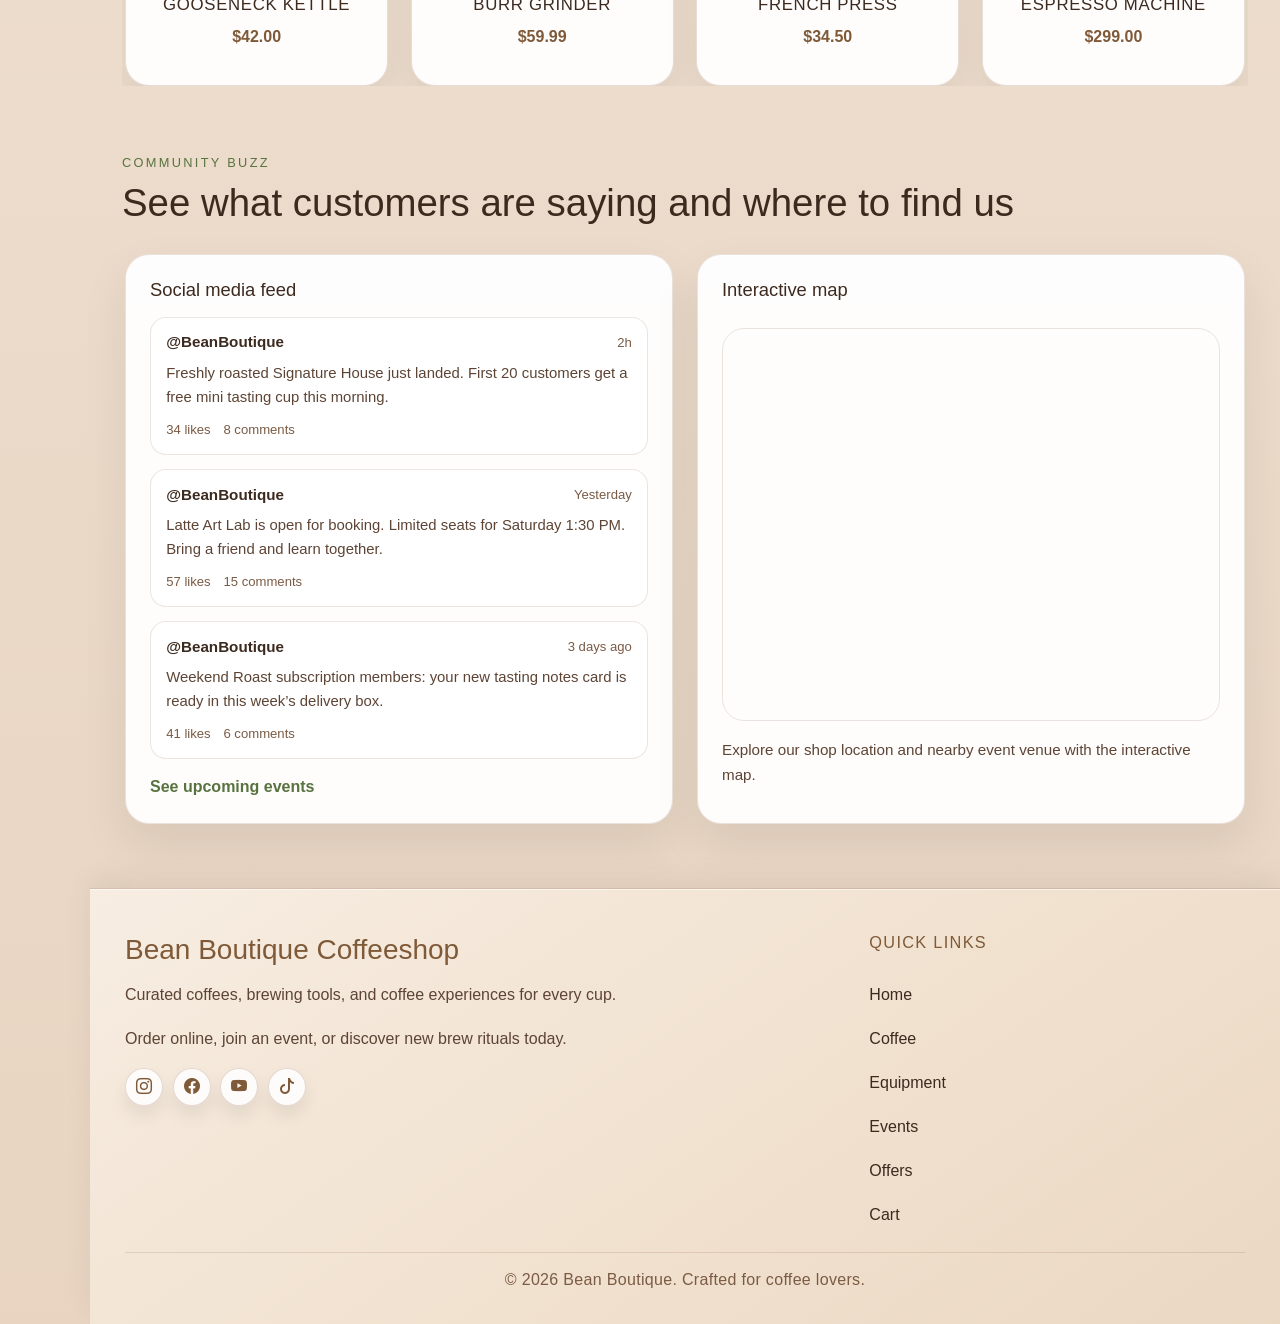
<file: Y1/FEWD/Assignment/HomePage.html>
<!DOCTYPE html>
<html lang="en">

<head>
    <title>Bean Boutique</title>
    <meta charset="utf-8">
    <meta name="viewport" content="width=device-width, initial-scale=1">
    <link href="https://cdn.jsdelivr.net/npm/bootstrap@5.3.8/dist/css/bootstrap.min.css" rel="stylesheet">
    <link rel="stylesheet"
    href="https://cdn.jsdelivr.net/npm/bootstrap-icons@1.13.1/font/bootstrap-icons.min.css">
    <script src="https://cdn.jsdelivr.net/npm/bootstrap@5.3.8/dist/js/bootstrap.bundle.min.js"></script>
    <script src="https://www.google.com/recaptcha/api.js" async defer></script>
    <link rel="stylesheet" href="style.css">
</head>

<body>
    <nav class="site-nav" aria-label="Main navigation">
        <a class="brand" href="HomePage.html" aria-label="Bean Boutique home">
            <img class="brand-logo" src="Images/Img-HomePage/Logo.png" alt="Bean Boutique logo">
            <span>Bean Boutique</span>
        </a>

        <button class="menu-button collapsed" type="button" data-bs-toggle="collapse" data-bs-target="#navbarNav"
            aria-controls="navbarNav" aria-expanded="false" aria-label="Open navigation menu">
            <svg xmlns="http://www.w3.org/2000/svg" width="33.273" height="55.489" viewBox="0 0 33.273 55.489" aria-hidden="true">
                <g id="suzukicoffee-btn" transform="translate(9036.15 2564.094)"><g id="open" transform="translate(-9105.374 -2754.953)"><path id="open-path-1" d="M-123.626,106.18A99.982,99.982,0,0,0-109,107.328a145.294,145.294,0,0,0,16.377-1.147" transform="translate(194 137.625)" fill="none" stroke="#115740" stroke-linecap="round" stroke-linejoin="round" stroke-width="2"></path><path id="open-path-2" d="M-114.307,115.03a9.558,9.558,0,0,1-5.732-7.685,65.281,65.281,0,0,1,0-13.18h18.863v13.18s.121,3.921-5.155,7.685" transform="translate(196.029 129.923)" fill="none" stroke="#115740" stroke-linecap="round" stroke-linejoin="round" stroke-width="2"></path><path id="open-path-3" d="M-108.214,95.828s5.783-.03,5.863,5.545-6.053,5.546-6.053,5.546" transform="translate(203.656 130.988)" fill="none" stroke="#115740" stroke-linecap="round" stroke-linejoin="round" stroke-width="2"></path><path id="open-path-4" d="M-112.281,97.02c3.253-1.293,4.817-6.674,2.28-8.084s-6.806-.719-8.023-3.689,2.56-3.15,4.936-2.592c2.937.228,7.479,1.489,9.474-1.87" transform="translate(197.538 121.97)" fill="none" stroke="#115740" stroke-linecap="round" stroke-linejoin="round" stroke-width="2"></path><path id="open-path-5" d="M-117.134,79.779s8.624,1.914,13.811-.936" transform="translate(198.099 120.211)" fill="none" stroke="#115740" stroke-linecap="round" stroke-width="2"></path><path id="open-path-6" d="M-114.535,76.953a6.406,6.406,0,0,0,6.3,0" transform="translate(199.767 119)" fill="none" stroke="#115740" stroke-linecap="round" stroke-width="2"></path></g><g id="close" transform="translate(-9105.374 -2754.953)"><path id="close-path-1" d="M-123.626,106.18A99.982,99.982,0,0,0-109,107.328a145.294,145.294,0,0,0,16.377-1.147" transform="translate(194 137.625)" fill="none" stroke="#115740" stroke-linecap="round" stroke-linejoin="round" stroke-width="2"></path><path id="close-path-2" d="M-114.307,115.03a9.558,9.558,0,0,1-5.732-7.685,65.281,65.281,0,0,1,0-13.18h18.863v13.18s.121,3.921-5.155,7.685" transform="translate(196.029 129.923)" fill="none" stroke="#115740" stroke-linecap="round" stroke-linejoin="round" stroke-width="2"></path><path id="close-path-3" d="M-108.214,95.828s5.783-.03,5.863,5.545-6.053,5.546-6.053,5.546" transform="translate(203.656 130.988)" fill="none" stroke="#115740" stroke-linecap="round" stroke-linejoin="round" stroke-width="2"></path><path id="close-path-4" d="M-109.467,93.994s2-3.648-.534-5.058-6.806-.719-8.023-3.689,2.56-3.15,4.936-2.592c2.937.228,3.866.961,7.264,0,2.65-1.163,4.537-4.6-1.962-7.051-2.849-1.545-4.259-2.171-6.594-5.316" transform="translate(197.538 121.97)" fill="none" stroke="#115740" stroke-linecap="round" stroke-linejoin="round" stroke-width="2"></path><path id="close-path-5" d="M-114.641,81.086a22.056,22.056,0,0,0,11.161-8.793" transform="translate(198.099 120.211)" fill="none" stroke="#115740" stroke-linecap="round" stroke-width="2"></path></g></g>
            </svg>
            <span>Menu</span>
        </button>

        <div class="collapse side-menu" id="navbarNav">
            <ul class="navbar-nav">

                <li class="nav-item">
                    <a class="nav-link active" href="HomePage.html">
                        Home
                    </a>
                </li>

                <li class="nav-item">
                    <a class="nav-link" href="CoffeeSelection.html">
                        Coffee
                    </a>
                </li>

                <li class="nav-item">
                    <a class="nav-link" href="BrewingEquipment.html">
                        Equipment
                    </a>
                </li>

                <li class="nav-item">
                    <a class="nav-link" href="Events_and_Workshops.html">
                        Events
                    </a>
                </li>

                <li class="nav-item">
                    <a class="nav-link" href="Special_Offers_and_Subscriptions.html">
                        Offers
                    </a>
                </li>

                <li class="nav-item">
                    <a class="nav-link" href="Shopping_Cart.html">
                        Cart
                    </a>
                </li>

            </ul>

            <div id="navbarNavIcons" class="menu-icons">

                <a class="search-toggle" href="#">
                    <i class="bi bi-search"></i>
                </a>

                <a href="#">
                    <i class="bi bi-person"></i>
                </a>

                <a href="Shopping_Cart.html">
                    <i class="bi bi-bag"></i>
                </a>

            </div>

        </div>
    </nav>

    <main class="page-content">
        <div class="announcement">Enjoy free delivery with a minimum purchase of $50</div>

        <section class="hero hero-home">
            <div class="hero-media"></div>
            <div class="hero-overlay">
                <div class="hero-content">
                    <img class="hero-logo" src="Images/Img-HomePage/Logo.png" alt="Bean Boutique logo">
                </div>
            </div>
        </section>

        <section id="moments" class="feature-section featured-section">
            <div class="section-header featured-header">
                <span>Featured spotlight</span>
                <h2>Top products and upcoming events</h2>
                <p>Explore the most talked-about beans, workshops, and brewing gear from Bean Boutique.</p>
            </div>
            <div class="featured-slider" data-featured-slider>
                <button class="featured-arrow prev" type="button" aria-label="Previous featured item">&#8249;</button>
                <div class="featured-viewport">
                    <article class="featured-slide active">
                        <div class="featured-card featured-card-large">
                            <div class="featured-media img-signature-house"></div>
                            <div class="featured-copy">
                                <span>Featured product</span>
                                <h3>Signature House</h3>
                                <p>Balanced almond, caramel, and citrus notes with a silky texture. Brew as pour-over or espresso to highlight nuances.</p>
                                <a href="#coffee">Browse coffee collection</a>
                            </div>
                        </div>
                    </article>
                    <article class="featured-slide">
                        <div class="featured-card featured-card-large">
                            <div class="featured-media img-latte-art-lab"></div>
                            <div class="featured-copy">
                                <span>Upcoming event</span>
                                <h3>Latte Art Lab</h3>
                                <p>Perfect your milk texture and practice latte art techniques in a relaxed, hands-on session.</p>
                                <a href="#events">Explore events</a>
                            </div>
                        </div>
                    </article>
                    <article class="featured-slide">
                        <div class="featured-card featured-card-large">
                            <div class="featured-media img-gooseneck-kettle"></div>
                            <div class="featured-copy">
                                <span>Must-have gear</span>
                                <h3>Gooseneck Kettle</h3>
                                <p>Precision pour control for pour-over brewing and slow, even extraction every time.</p>
                                <a href="#equipment">Shop equipment</a>
                            </div>
                        </div>
                    </article>
                </div>
                <button class="featured-arrow next" type="button" aria-label="Next featured item">&#8250;</button>
            </div>
            <div class="featured-dots" role="group" aria-label="Featured slider pagination">
                <button type="button" class="featured-dot active" aria-label="Show featured product"></button>
                <button type="button" class="featured-dot" aria-label="Show upcoming event"></button>
                <button type="button" class="featured-dot" aria-label="Show must-have gear"></button>
            </div>
        </section>

        <section id="coffee" class="feature-section beans-section">
            <div class="section-header">
                <span>Our coffees</span>
                <h2>Explore curated coffee bean selections</h2>
            </div>
            <div class="catalog-rows-slider" data-catalog-slider>
                <button class="catalog-arrow prev" type="button" aria-label="Show previous coffee products">&#8249;</button>
                <div class="catalog-rows-viewport">
                    <div class="catalog-row active">
                        <div class="product-grid">
                            <article class="product-preview">
                                <div class="relative group overflow-hidden">
                                    <a href="#" class="group">
                                        <div class="product-image img-colombian-roast"></div>
                                    </a>
                                    <button class="product-action">Add to Cart</button>
                                </div>
                                <a href="#">
                                    <h2>Colombian Roast</h2>
                                    <div class="product-price"><span>$14.99</span></div>
                                </a>
                            </article>
                            <article class="product-preview">
                                <div class="relative group overflow-hidden">
                                    <a href="#" class="group">
                                        <div class="product-image img-espresso-blend"></div>
                                    </a>
                                    <button class="product-action">Add to Cart</button>
                                </div>
                                <a href="#">
                                    <h2>Espresso Blend</h2>
                                    <div class="product-price"><span>$15.75</span></div>
                                </a>
                            </article>
                            <article class="product-preview">
                                <div class="relative group overflow-hidden">
                                    <a href="#" class="group">
                                        <div class="product-image img-dark-roast"></div>
                                    </a>
                                    <button class="product-action">Add to Cart</button>
                                </div>
                                <a href="#">
                                    <h2>Dark Roast</h2>
                                    <div class="product-price"><span>$16.50</span></div>
                                </a>
                            </article>
                            <article class="product-preview">
                                <div class="relative group overflow-hidden">
                                    <a href="#" class="group">
                                        <div class="product-image img-decaf-reserve"></div>
                                    </a>
                                    <button class="product-action">Add to Cart</button>
                                </div>
                                <a href="#">
                                    <h2>Decaf Reserve</h2>
                                    <div class="product-price"><span>$13.95</span></div>
                                </a>
                            </article>
                        </div>
                    </div>
                    <div class="catalog-row">
                        <div class="product-grid">
                            <article class="product-preview">
                                <div class="relative group overflow-hidden">
                                    <a href="#" class="group">
                                        <div class="product-image img-cold-brew"></div>
                                    </a>
                                    <button class="product-action">Add to Cart</button>
                                </div>
                                <a href="#">
                                    <h2>Cold Brew</h2>
                                    <div class="product-price"><span>$14.25</span></div>
                                </a>
                            </article>
                            <article class="product-preview">
                                <div class="relative group overflow-hidden">
                                    <a href="#" class="group">
                                        <div class="product-image img-seasonal-blend"></div>
                                    </a>
                                    <button class="product-action">Add to Cart</button>
                                </div>
                                <a href="#">
                                    <h2>Seasonal Blend</h2>
                                    <div class="product-price"><span>$15.25</span></div>
                                </a>
                            </article>
                            <article class="product-preview">
                                <div class="relative group overflow-hidden">
                                    <a href="#" class="group">
                                        <div class="product-image img-single-origin-light"></div>
                                    </a>
                                    <button class="product-action">Add to Cart</button>
                                </div>
                                <a href="#">
                                    <h2>Single Origin Light</h2>
                                    <div class="product-price"><span>$15.00</span></div>
                                </a>
                            </article>
                            <article class="product-preview">
                                <div class="relative group overflow-hidden">
                                    <a href="#" class="group">
                                        <div class="product-image img-mocha-blend"></div>
                                    </a>
                                    <button class="product-action">Add to Cart</button>
                                </div>
                                <a href="#">
                                    <h2>Mocha Blend</h2>
                                    <div class="product-price"><span>$15.99</span></div>
                                </a>
                            </article>
                        </div>
                    </div>
                    <div class="catalog-row">
                        <div class="product-grid">
                            <article class="product-preview">
                                <div class="relative group overflow-hidden">
                                    <a href="#" class="group">
                                        <div class="product-image img-french-press-roast"></div>
                                    </a>
                                    <button class="product-action">Add to Cart</button>
                                </div>
                                <a href="#">
                                    <h2>French Press Roast</h2>
                                    <div class="product-price"><span>$16.20</span></div>
                                </a>
                            </article>
                            <article class="product-preview">
                                <div class="relative group overflow-hidden">
                                    <a href="#" class="group">
                                        <div class="product-image img-filter-bold"></div>
                                    </a>
                                    <button class="product-action">Add to Cart</button>
                                </div>
                                <a href="#">
                                    <h2>Filtered Bold</h2>
                                    <div class="product-price"><span>$14.75</span></div>
                                </a>
                            </article>
                            <article class="product-preview">
                                <div class="relative group overflow-hidden">
                                    <a href="#" class="group">
                                        <div class="product-image img-holiday-spice"></div>
                                    </a>
                                    <button class="product-action">Add to Cart</button>
                                </div>
                                <a href="#">
                                    <h2>Holiday Spice</h2>
                                    <div class="product-price"><span>$17.00</span></div>
                                </a>
                            </article>
                            <article class="product-preview">
                                <div class="relative group overflow-hidden">
                                    <a href="#" class="group">
                                        <div class="product-image img-signature-house"></div>
                                    </a>
                                    <button class="product-action">Add to Cart</button>
                                </div>
                                <a href="#">
                                    <h2>Signature House</h2>
                                    <div class="product-price"><span>$16.80</span></div>
                                </a>
                            </article>
                        </div>
                    </div>
                </div>
                <button class="catalog-arrow next" type="button" aria-label="Show next coffee products">&#8250;</button>
            </div>
        </section>

        <section id="events" class="feature-section events-section">
            <div class="section-header">
                <span>Events & Workshops</span>
                <h2>Join our coffee community experiences</h2>
            </div>
            <div class="catalog-rows-slider" data-catalog-slider>
                <button class="catalog-arrow prev" type="button" aria-label="Show previous events">&#8249;</button>
                <div class="catalog-rows-viewport">
                    <div class="catalog-row active">
                        <div class="product-grid">
                            <article class="product-preview">
                                <div class="relative group overflow-hidden">
                                    <a href="Events_and_Workshops.html#registration" class="group">
                                        <div class="product-image img-signature-tasting-session"></div>
                                    </a>
                                    <a class="product-action" href="Events_and_Workshops.html#registration">Book Now</a>
                                </div>
                                <a href="Events_and_Workshops.html#registration">
                                    <h2>Signature Tasting Session</h2>
                                    <div class="product-price"><span>Aug 8, 2026 — 6:00 PM</span></div>
                                </a>
                            </article>
                            <article class="product-preview">
                                <div class="relative group overflow-hidden">
                                    <a href="Events_and_Workshops.html#registration" class="group">
                                        <div class="product-image img-brewing-masterclass"></div>
                                    </a>
                                    <a class="product-action" href="Events_and_Workshops.html#registration">Book Now</a>
                                </div>
                                <a href="Events_and_Workshops.html#registration">
                                    <h2>Brewing Masterclass</h2>
                                    <div class="product-price"><span>Aug 15, 2026 — 11:00 AM</span></div>
                                </a>
                            </article>
                        </div>
                    </div>
                    <div class="catalog-row">
                        <div class="product-grid">
                            <article class="product-preview">
                                <div class="relative group overflow-hidden">
                                    <a href="Events_and_Workshops.html#registration" class="group">
                                        <div class="product-image img-meet-the-roaster"></div>
                                    </a>
                                    <a class="product-action" href="Events_and_Workshops.html#registration">Book Now</a>
                                </div>
                                <a href="Events_and_Workshops.html#registration">
                                    <h2>Meet the Roaster</h2>
                                    <div class="product-price"><span>Aug 22, 2026 — 4:00 PM</span></div>
                                </a>
                            </article>
                            <article class="product-preview">
                                <div class="relative group overflow-hidden">
                                    <a href="Events_and_Workshops.html#registration" class="group">
                                        <div class="product-image img-latte-art-lab"></div>
                                    </a>
                                    <a class="product-action" href="Events_and_Workshops.html#registration">Book Now</a>
                                </div>
                                <a href="Events_and_Workshops.html#registration">
                                    <h2>Latte Art Lab</h2>
                                    <div class="product-price"><span>Sep 5, 2026 — 1:30 PM</span></div>
                                </a>
                            </article>
                        </div>
                    </div>
                </div>
                <button class="catalog-arrow next" type="button" aria-label="Show next events">&#8250;</button>
            </div>
        </section>

        <section id="equipment" class="feature-section equipment-section">
            <div class="section-header">
                <span>Brewing gear</span>
                <h2>Essential tools for perfect coffee at home</h2>
            </div>
            <div class="catalog-rows-slider" data-catalog-slider>
                <button class="catalog-arrow prev" type="button" aria-label="Show previous brewing equipment">&#8249;</button>
                <div class="catalog-rows-viewport">
                    <div class="catalog-row active">
                        <div class="product-grid">
                            <article class="product-preview">
                                <div class="relative group overflow-hidden">
                                    <a href="#" class="group">
                                        <div class="product-image img-gooseneck-kettle"></div>
                                    </a>
                                    <button class="product-action">Add to Cart</button>
                                </div>
                                <a href="#">
                                    <h2>Gooseneck Kettle</h2>
                                    <div class="product-price"><span>$42.00</span></div>
                                </a>
                            </article>
                            <article class="product-preview">
                                <div class="relative group overflow-hidden">
                                    <a href="#" class="group">
                                        <div class="product-image img-burr-grinder"></div>
                                    </a>
                                    <button class="product-action">Add to Cart</button>
                                </div>
                                <a href="#">
                                    <h2>Burr Grinder</h2>
                                    <div class="product-price"><span>$59.99</span></div>
                                </a>
                            </article>
                            <article class="product-preview">
                                <div class="relative group overflow-hidden">
                                    <a href="#" class="group">
                                        <div class="product-image img-french-press"></div>
                                    </a>
                                    <button class="product-action">Add to Cart</button>
                                </div>
                                <a href="#">
                                    <h2>French Press</h2>
                                    <div class="product-price"><span>$34.50</span></div>
                                </a>
                            </article>
                            <article class="product-preview">
                                <div class="relative group overflow-hidden">
                                    <a href="#" class="group">
                                        <div class="product-image img-espresso-machine"></div>
                                    </a>
                                    <button class="product-action">Add to Cart</button>
                                </div>
                                <a href="#">
                                    <h2>Espresso Machine</h2>
                                    <div class="product-price"><span>$299.00</span></div>
                                </a>
                            </article>
                        </div>
                    </div>
                    <div class="catalog-row">
                        <div class="product-grid">
                            <article class="product-preview">
                                <div class="relative group overflow-hidden">
                                    <a href="#" class="group">
                                        <div class="product-image img-pour-over-dripper"></div>
                                    </a>
                                    <button class="product-action">Add to Cart</button>
                                </div>
                                <a href="#">
                                    <h2>Pour-over Dripper</h2>
                                    <div class="product-price"><span>$26.50</span></div>
                                </a>
                            </article>
                            <article class="product-preview">
                                <div class="relative group overflow-hidden">
                                    <a href="#" class="group">
                                        <div class="product-image img-cold-brew-jar"></div>
                                    </a>
                                    <button class="product-action">Add to Cart</button>
                                </div>
                                <a href="#">
                                    <h2>Cold Brew Jar</h2>
                                    <div class="product-price"><span>$24.00</span></div>
                                </a>
                            </article>
                            <article class="product-preview">
                                <div class="relative group overflow-hidden">
                                    <a href="#" class="group">
                                        <div class="product-image img-milk-frother"></div>
                                    </a>
                                    <button class="product-action">Add to Cart</button>
                                </div>
                                <a href="#">
                                    <h2>Milk Frother</h2>
                                    <div class="product-price"><span>$22.00</span></div>
                                </a>
                            </article>
                            <article class="product-preview">
                                <div class="relative group overflow-hidden">
                                    <a href="#" class="group">
                                        <div class="product-image img-scale-timer"></div>
                                    </a>
                                    <button class="product-action">Add to Cart</button>
                                </div>
                                <a href="#">
                                    <h2>Scale & Timer</h2>
                                    <div class="product-price"><span>$18.75</span></div>
                                </a>
                            </article>
                        </div>
                    </div>
                </div>
                <button class="catalog-arrow next" type="button" aria-label="Show next brewing equipment">&#8250;</button>
            </div>
        </section>

        <section id="community" class="feature-section widget-section">
            <div class="section-header">
                <span>Community buzz</span>
                <h2>See what customers are saying and where to find us</h2>
            </div>
            <div class="widget-grid">
                <div class="widget-card">
                    <h3>Social media feed</h3>
                    <div class="social-feed-fake" role="feed" aria-label="Bean Boutique social updates">
                        <article class="fake-post">
                            <div class="fake-post-header">
                                <strong>@BeanBoutique</strong>
                                <span>2h</span>
                            </div>
                            <p>Freshly roasted Signature House just landed. First 20 customers get a free mini tasting cup this morning.</p>
                            <div class="fake-post-meta"><span>34 likes</span><span>8 comments</span></div>
                        </article>
                        <article class="fake-post">
                            <div class="fake-post-header">
                                <strong>@BeanBoutique</strong>
                                <span>Yesterday</span>
                            </div>
                            <p>Latte Art Lab is open for booking. Limited seats for Saturday 1:30 PM. Bring a friend and learn together.</p>
                            <div class="fake-post-meta"><span>57 likes</span><span>15 comments</span></div>
                        </article>
                        <article class="fake-post">
                            <div class="fake-post-header">
                                <strong>@BeanBoutique</strong>
                                <span>3 days ago</span>
                            </div>
                            <p>Weekend Roast subscription members: your new tasting notes card is ready in this week’s delivery box.</p>
                            <div class="fake-post-meta"><span>41 likes</span><span>6 comments</span></div>
                        </article>
                        <div class="fake-feed-cta">
                            <a href="#events">See upcoming events</a>
                        </div>
                    </div>
                </div>
                <div class="widget-card">
                    <h3>Interactive map</h3>
                    <div id="mapContainer" class="map-frame">
                        <iframe
                            title="Bean Boutique location on Google Maps"
                            src="https://www.google.com/maps?q=40.7128,-74.0060&z=13&output=embed"
                            loading="lazy"
                            referrerpolicy="no-referrer-when-downgrade"
                            allowfullscreen>
                        </iframe>
                    </div>
                    <p class="widget-note">Explore our shop location and nearby event venue with the interactive map.</p>
                </div>
            </div>
        </section>
    </main>

    <footer class="site-footer">
        <div class="footer-grid">
            <div class="footer-column footer-about">
                <h3>Bean Boutique Coffeeshop</h3>
                <p>Curated coffees, brewing tools, and coffee experiences for every cup.</p>
                <p class="footer-note">Order online, join an event, or discover new brew rituals today.</p>
                <div class="footer-social" role="group" aria-label="Social media links">
                    <a href="#" aria-label="Follow us on Instagram"><i class="bi bi-instagram"></i></a>
                    <a href="#" aria-label="Follow us on Facebook"><i class="bi bi-facebook"></i></a>
                    <a href="#" aria-label="Follow us on YouTube"><i class="bi bi-youtube"></i></a>
                    <a href="#" aria-label="Follow us on TikTok"><i class="bi bi-tiktok"></i></a>
                </div>
            </div>
            <div class="footer-column footer-links">
                <h4>Quick links</h4>
                <a href="HomePage.html">Home</a>
                <a href="CoffeeSelection.html">Coffee</a>
                <a href="BrewingEquipment.html">Equipment</a>
                <a href="Events_and_Workshops.html">Events</a>
                <a href="Special_Offers_and_Subscriptions.html">Offers</a>
                <a href="Shopping_Cart.html">Cart</a>
            </div>
        </div>
        <p class="footer-copy-small">&copy; 2026 Bean Boutique. Crafted for coffee lovers.</p>
    </footer>

    <div class="signup-modal" id="signupModal" aria-hidden="true">
        <div class="signup-modal-backdrop"></div>
        <div class="signup-modal-panel" role="dialog" aria-modal="true" aria-labelledby="signupModalTitle">
            <button class="signup-close" id="signupClose" aria-label="Close signup modal">×</button>
            <div class="signup-content">
                <h2 id="signupModalTitle">Welcome to Bean Boutique</h2>
                <p>Get 15% off your first purchase when you join our coffee club.</p>
                <form class="signup-form" id="signupForm">
                    <label for="signupEmail">Enter your email</label>
                    <input type="email" id="signupEmail" name="email" placeholder="you@example.com" required>
                    <div class="g-recaptcha" data-sitekey="6LeIxAcTAAAAAJcZVRqyHh71UMIEGNQ_MXjiZKhI"></div>
                    <p class="secure-note">Sign-up secured with reCAPTCHA to protect customer data.</p>
                    <p id="recaptchaNotice" class="secure-note" hidden></p>
                    <p id="signupError" class="signup-error" role="alert" aria-live="polite"></p>
                    <button type="submit">Claim my 15% off</button>
                </form>
                <p class="signup-subtext">No spam. Just fresh coffee offers and early access to events.</p>
            </div>
        </div>
    </div>

    <script>
        var signupModal = document.getElementById('signupModal');
        var signupClose = document.getElementById('signupClose');
        var signupForm = document.getElementById('signupForm');
        var signupEmail = document.getElementById('signupEmail');
        var signupError = document.getElementById('signupError');
        var recaptchaNotice = document.getElementById('recaptchaNotice');
        var runningOnLocalFile = window.location.protocol === 'file:';
        var signupModalSeenKey = 'beanBoutiqueSignupModalSeen';

        function hasSeenSignupModal() {
            try {
                return window.localStorage.getItem(signupModalSeenKey) === '1';
            } catch (error) {
                return window.__signupModalSeenFallback === true;
            }
        }

        function markSignupModalSeen() {
            try {
                window.localStorage.setItem(signupModalSeenKey, '1');
            } catch (error) {
                window.__signupModalSeenFallback = true;
            }
        }

        function showSignupModal() {
            signupModal.classList.add('open');
            signupModal.setAttribute('aria-hidden', 'false');
            signupEmail.focus();
        }

        function closeSignupModal() {
            signupModal.classList.remove('open');
            signupModal.setAttribute('aria-hidden', 'true');
            signupError.textContent = '';
        }

        function setRecaptchaNotice() {
            if (!runningOnLocalFile) {
                return;
            }

            recaptchaNotice.hidden = false;
            recaptchaNotice.textContent = 'reCAPTCHA may show "Invalid domain" when opening this file directly. Run the site on localhost (for example with VS Code Live Server) to validate reCAPTCHA properly.';
        }

        signupClose.addEventListener('click', closeSignupModal);
        signupModal.querySelector('.signup-modal-backdrop').addEventListener('click', closeSignupModal);

        signupForm.addEventListener('submit', function(event) {
            event.preventDefault();
            var email = signupEmail.value.trim();
            if (!email) return;

            signupError.textContent = '';

            if (!runningOnLocalFile) {
                var token = '';
                if (window.grecaptcha && typeof window.grecaptcha.getResponse === 'function') {
                    token = window.grecaptcha.getResponse();
                }

                if (!token) {
                    signupError.textContent = 'Please complete the reCAPTCHA challenge before submitting.';
                    return;
                }
            }

            closeSignupModal();

            if (window.grecaptcha && typeof window.grecaptcha.reset === 'function') {
                window.grecaptcha.reset();
            }
        });

        document.addEventListener('keydown', function(event) {
            if (event.key === 'Escape' && signupModal.classList.contains('open')) {
                closeSignupModal();
            }
        });

        function initializeSignupModal() {
            if (hasSeenSignupModal()) {
                return;
            }

            markSignupModalSeen();
            window.scrollTo(0, 0);
            setTimeout(showSignupModal, 500);
        }

        if (document.readyState === 'complete') {
            initializeSignupModal();
        } else {
            window.addEventListener('load', initializeSignupModal);
        }

        setRecaptchaNotice();

        function initializeCatalogRowSliders() {
            var sliders = document.querySelectorAll('[data-catalog-slider]');

            sliders.forEach(function (slider) {
                var rows = Array.from(slider.querySelectorAll('.catalog-row'));
                var prevButton = slider.querySelector('.catalog-arrow.prev');
                var nextButton = slider.querySelector('.catalog-arrow.next');
                var activeIndex = 0;

                if (!rows.length || !prevButton || !nextButton) {
                    return;
                }

                function renderRow() {
                    rows.forEach(function (row, index) {
                        row.classList.toggle('active', index === activeIndex);
                    });

                    prevButton.disabled = activeIndex === 0;
                    nextButton.disabled = activeIndex === rows.length - 1;
                }

                prevButton.addEventListener('click', function () {
                    if (activeIndex > 0) {
                        activeIndex -= 1;
                        renderRow();
                    }
                });

                nextButton.addEventListener('click', function () {
                    if (activeIndex < rows.length - 1) {
                        activeIndex += 1;
                        renderRow();
                    }
                });

                renderRow();
            });
        }

        initializeCatalogRowSliders();

        function initializeFeaturedSlider() {
            var slider = document.querySelector('[data-featured-slider]');
            if (!slider) return;

            var slides = Array.from(slider.querySelectorAll('.featured-slide'));
            var dots = Array.from(document.querySelectorAll('.featured-dot'));
            var prevButton = slider.querySelector('.featured-arrow.prev');
            var nextButton = slider.querySelector('.featured-arrow.next');
            var activeIndex = 0;
            var timer = null;

            function renderSlide() {
                slides.forEach(function (slide, index) {
                    slide.classList.toggle('active', index === activeIndex);
                });

                dots.forEach(function (dot, index) {
                    dot.classList.toggle('active', index === activeIndex);
                });
            }

            function goToSlide(index) {
                activeIndex = (index + slides.length) % slides.length;
                renderSlide();
                restartTimer();
            }

            function restartTimer() {
                if (timer) {
                    window.clearInterval(timer);
                }
                timer = window.setInterval(function () {
                    goToSlide(activeIndex + 1);
                }, 6000);
            }

            prevButton.addEventListener('click', function () {
                goToSlide(activeIndex - 1);
            });

            nextButton.addEventListener('click', function () {
                goToSlide(activeIndex + 1);
            });

            dots.forEach(function (dot, index) {
                dot.addEventListener('click', function () {
                    goToSlide(index);
                });
            });

            slider.addEventListener('mouseenter', function () {
                if (timer) {
                    window.clearInterval(timer);
                }
            });

            slider.addEventListener('mouseleave', function () {
                restartTimer();
            });

            renderSlide();
            restartTimer();
        }

        initializeFeaturedSlider();

    </script>
    <div id="oom_floating_cart">
        <a aria-label="Floating Cart" href="Shopping_Cart.html" class="oom_float float_cart oom_right animate">
            <span class="cart-count"></span>
            <svg xmlns="http://www.w3.org/2000/svg" width="20" height="22" viewBox="0 0 20 22"><g id="Icon_feather-shopping-bag" data-name="Icon feather-shopping-bag" transform="translate(-3.5 -2)"><path id="Path_6500" data-name="Path 6500" d="M7.5,3l-3,4V21a2,2,0,0,0,2,2h14a2,2,0,0,0,2-2V7l-3-4Z" transform="translate(0)" fill="none" stroke="#115740" stroke-linecap="round" stroke-linejoin="round" stroke-width="2"></path><path id="Path_6501" data-name="Path 6501" d="M4.5,9h18" transform="translate(0 -2)" fill="none" stroke="#115740" stroke-linecap="round" stroke-linejoin="round" stroke-width="2"></path><path id="Path_6502" data-name="Path 6502" d="M20.151,15A4.075,4.075,0,0,1,12,15" transform="translate(-2.575 -4.038)" fill="none" stroke="#115740" stroke-linecap="round" stroke-linejoin="round" stroke-width="2"></path></g></svg>
        </a>
    </div>
    <div id="searchOverlay" class="hidden" aria-hidden="true">
        <div class="search-panel" role="dialog" aria-modal="true" aria-labelledby="searchOverlayLabel">
            <button type="button" class="search-close" aria-label="Close search">&times;</button>
            <h2 id="searchOverlayLabel">Search Bean Boutique</h2>
            <input id="siteSearchInput" type="search" placeholder="Search products or pages..." aria-label="Search products or pages">
            <div class="search-results" id="searchResults"></div>
        </div>
    </div>
    <script src="search.js"></script>
</body>

</html>
</file>
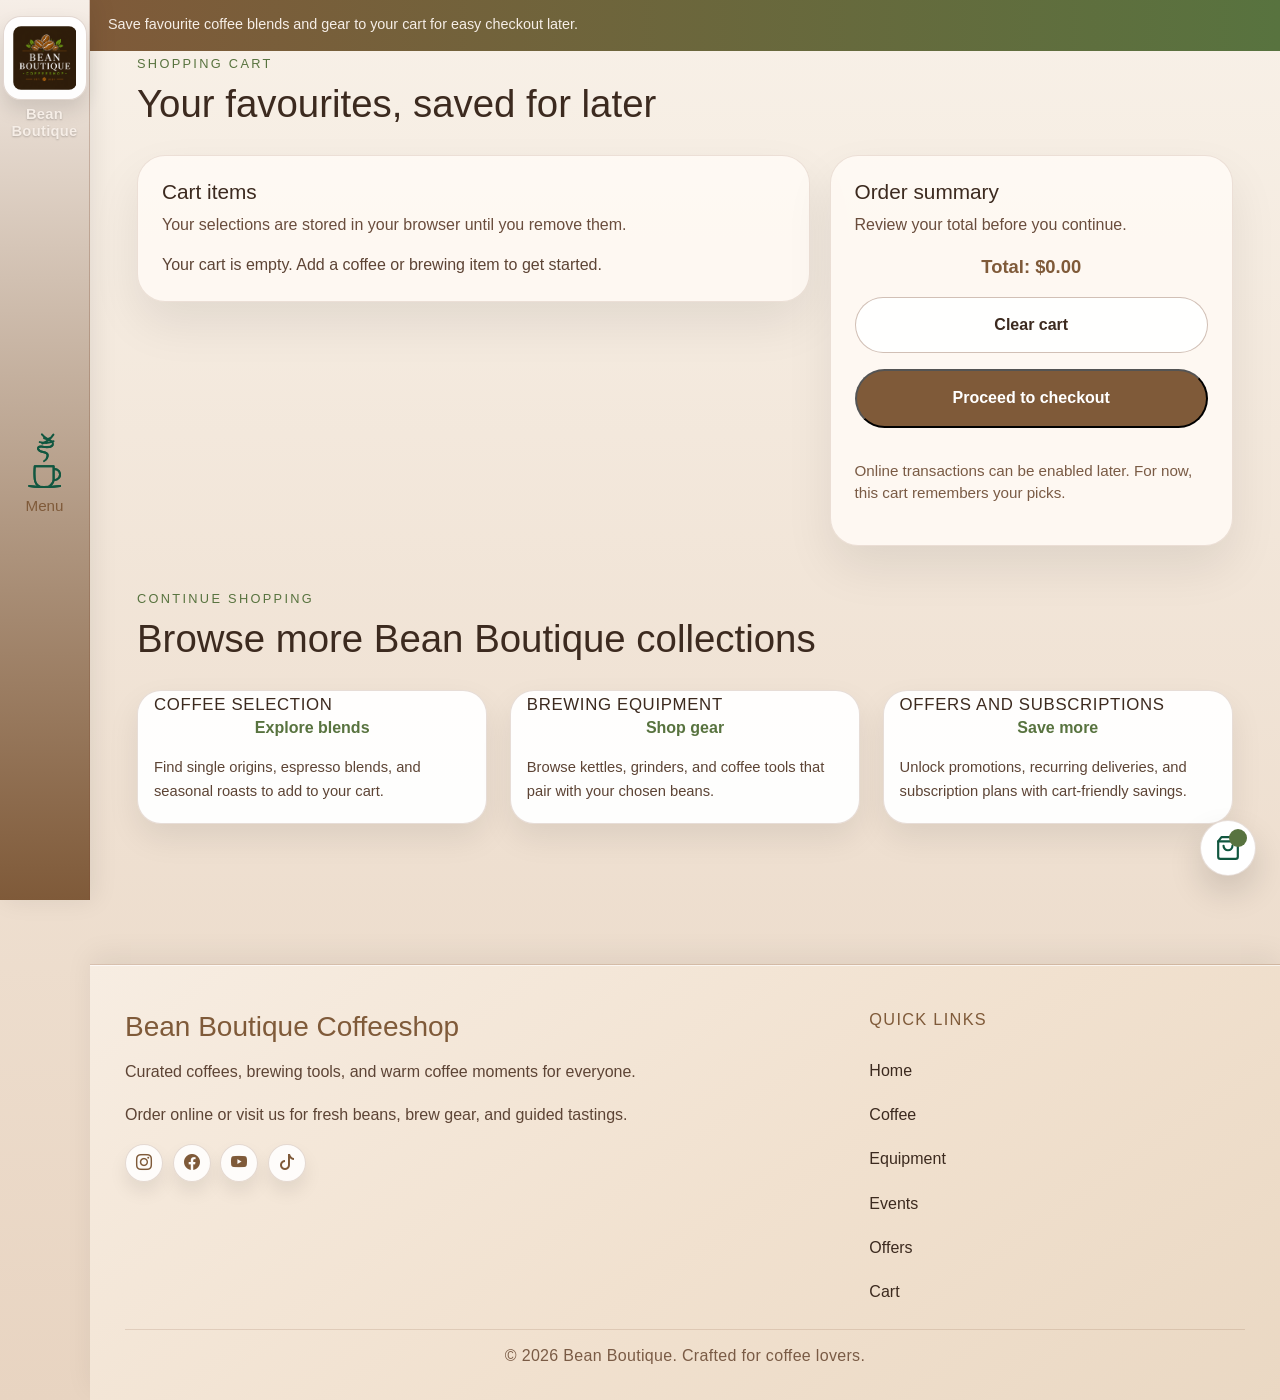
<file: Y1/FEWD/Assignment/Shopping_Cart.html>
<!DOCTYPE html>
<html lang="en">

<head>
    <title>Bean Boutique - Shopping Cart</title>
    <meta charset="utf-8">
    <meta name="viewport" content="width=device-width, initial-scale=1">
    <link href="https://cdn.jsdelivr.net/npm/bootstrap@5.3.8/dist/css/bootstrap.min.css" rel="stylesheet">
    <link rel="stylesheet" href="https://cdn.jsdelivr.net/npm/bootstrap-icons@1.13.1/font/bootstrap-icons.min.css">
    <script src="https://cdn.jsdelivr.net/npm/bootstrap@5.3.8/dist/js/bootstrap.bundle.min.js"></script>
    <link rel="stylesheet" href="style.css">
</head>

<body class="shopping-cart">
    <nav class="site-nav" aria-label="Main navigation">
        <a class="brand" href="HomePage.html" aria-label="Bean Boutique home">
            <img class="brand-logo" src="Images/Img-HomePage/Logo.png" alt="Bean Boutique logo">
            <span>Bean Boutique</span>
        </a>

        <button class="menu-button collapsed" type="button" data-bs-toggle="collapse" data-bs-target="#navbarNav"
            aria-controls="navbarNav" aria-expanded="false" aria-label="Open navigation menu">
            <svg xmlns="http://www.w3.org/2000/svg" width="33.273" height="55.489" viewBox="0 0 33.273 55.489" aria-hidden="true">
                <g id="suzukicoffee-btn" transform="translate(9036.15 2564.094)"><g id="open" transform="translate(-9105.374 -2754.953)"><path id="open-path-1" d="M-123.626,106.18A99.982,99.982,0,0,0-109,107.328a145.294,145.294,0,0,0,16.377-1.147" transform="translate(194 137.625)" fill="none" stroke="#115740" stroke-linecap="round" stroke-linejoin="round" stroke-width="2"></path><path id="open-path-2" d="M-114.307,115.03a9.558,9.558,0,0,1-5.732-7.685,65.281,65.281,0,0,1,0-13.18h18.863v13.18s.121,3.921-5.155,7.685" transform="translate(196.029 129.923)" fill="none" stroke="#115740" stroke-linecap="round" stroke-linejoin="round" stroke-width="2"></path><path id="open-path-3" d="M-108.214,95.828s5.783-.03,5.863,5.545-6.053,5.546-6.053,5.546" transform="translate(203.656 130.988)" fill="none" stroke="#115740" stroke-linecap="round" stroke-linejoin="round" stroke-width="2"></path><path id="open-path-4" d="M-112.281,97.02c3.253-1.293,4.817-6.674,2.28-8.084s-6.806-.719-8.023-3.689,2.56-3.15,4.936-2.592c2.937,.228,7.479,1.489,9.474-1.87" transform="translate(197.538 121.97)" fill="none" stroke="#115740" stroke-linecap="round" stroke-linejoin="round" stroke-width="2"></path><path id="open-path-5" d="M-117.134,79.779s8.624,1.914,13.811-.936" transform="translate(198.099 120.211)" fill="none" stroke="#115740" stroke-linecap="round" stroke-width="2"></path><path id="open-path-6" d="M-114.535,76.953a6.406,6.406,0,0,0,6.3,0" transform="translate(199.767 119)" fill="none" stroke="#115740" stroke-linecap="round" stroke-width="2"></path></g><g id="close" transform="translate(-9105.374 -2754.953)"><path id="close-path-1" d="M-123.626,106.18A99.982,99.982,0,0,0-109,107.328a145.294,145.294,0,0,0,16.377-1.147" transform="translate(194 137.625)" fill="none" stroke="#115740" stroke-linecap="round" stroke-linejoin="round" stroke-width="2"></path><path id="close-path-2" d="M-114.307,115.03a9.558,9.558,0,0,1-5.732-7.685,65.281,65.281,0,0,1,0-13.18h18.863v13.18s.121,3.921-5.155,7.685" transform="translate(196.029 129.923)" fill="none" stroke="#115740" stroke-linecap="round" stroke-linejoin="round" stroke-width="2"></path><path id="close-path-3" d="M-108.214,95.828s5.783-.03,5.863,5.545-6.053,5.546-6.053,5.546" transform="translate(203.656 130.988)" fill="none" stroke="#115740" stroke-linecap="round" stroke-linejoin="round" stroke-width="2"></path><path id="close-path-4" d="M-109.467,93.994s2-3.648-.534-5.058-6.806-.719-8.023-3.689,2.56-3.15,4.936-2.592c2.937,.228,3.866,.961,7.264,0,2.65-1.163,4.537-4.6-1.962-7.051-2.849-1.545-4.259-2.171-6.594-5.316" transform="translate(197.538 121.97)" fill="none" stroke="#115740" stroke-linecap="round" stroke-linejoin="round" stroke-width="2"></path><path id="close-path-5" d="M-114.641,81.086a22.056,22.056,0,0,0,11.161-8.793" transform="translate(198.099 120.211)" fill="none" stroke="#115740" stroke-linecap="round" stroke-width="2"></path></g></g>
            </svg>
            <span>Menu</span>
        </button>

        <div class="collapse side-menu" id="navbarNav">
            <ul class="navbar-nav">
                <li class="nav-item">
                    <a class="nav-link" href="HomePage.html">Home</a>
                </li>
                <li class="nav-item">
                    <a class="nav-link" href="CoffeeSelection.html">Coffee</a>
                </li>
                <li class="nav-item">
                    <a class="nav-link" href="BrewingEquipment.html">Equipment</a>
                </li>
                <li class="nav-item">
                    <a class="nav-link" href="Events_and_Workshops.html">Events</a>
                </li>
                <li class="nav-item">
                    <a class="nav-link" href="Special_Offers_and_Subscriptions.html">Offers</a>
                </li>
                <li class="nav-item">
                    <a class="nav-link active" href="Shopping_Cart.html">Cart</a>
                </li>
            </ul>

            <div id="navbarNavIcons" class="menu-icons">
                <a class="search-toggle" href="#"><i class="bi bi-search"></i></a>
                <a href="#"><i class="bi bi-person"></i></a>
                <a href="Shopping_Cart.html"><i class="bi bi-bag"></i></a>
            </div>
        </div>
    </nav>

    <main class="page-content">
        <div class="announcement">Save favourite coffee blends and gear to your cart for easy checkout later.</div>

        <section class="feature-section">
            <div class="section-header">
                <span>Shopping cart</span>
                <h2>Your favourites, saved for later</h2>
            </div>
            <div class="cart-layout">
                <article class="cart-panel cart-items-panel">
                    <div class="cart-panel-header">
                        <h3>Cart items</h3>
                        <p>Your selections are stored in your browser until you remove them.</p>
                    </div>
                    <div id="cartPlaceholder" class="cart-items cart-empty">Your cart is empty. Add a coffee or brewing item to get started.</div>
                </article>

                <article class="cart-panel cart-summary-panel">
                    <div class="cart-panel-header">
                        <h3>Order summary</h3>
                        <p>Review your total before you continue.</p>
                    </div>
                    <div class="product-price cart-total" id="cartTotal"><span>Total: $0.00</span></div>
                    <button id="clearCart" class="btn-secondary" type="button">Clear cart</button>
                    <button id="checkoutBtn" class="btn-primary" type="button">Proceed to checkout</button>
                    <p class="signup-subtext">Online transactions can be enabled later. For now, this cart remembers your picks.</p>
                </article>
            </div>
        </section>

        <section class="feature-section">
            <div class="section-header">
                <span>Continue shopping</span>
                <h2>Browse more Bean Boutique collections</h2>
            </div>
            <div class="product-grid cart-links-grid">
                <article class="product-preview">
                    <a href="CoffeeSelection.html" class="product-copy">
                        <h2>Coffee selection</h2>
                        <div class="product-price"><span>Explore blends</span></div>
                        <p class="product-description">Find single origins, espresso blends, and seasonal roasts to add to your cart.</p>
                    </a>
                </article>
                <article class="product-preview">
                    <a href="BrewingEquipment.html" class="product-copy">
                        <h2>Brewing equipment</h2>
                        <div class="product-price"><span>Shop gear</span></div>
                        <p class="product-description">Browse kettles, grinders, and coffee tools that pair with your chosen beans.</p>
                    </a>
                </article>
                <article class="product-preview">
                    <a href="Special_Offers_and_Subscriptions.html" class="product-copy">
                        <h2>Offers and subscriptions</h2>
                        <div class="product-price"><span>Save more</span></div>
                        <p class="product-description">Unlock promotions, recurring deliveries, and subscription plans with cart-friendly savings.</p>
                    </a>
                </article>
            </div>
        </section>
    </main>

    <footer class="site-footer">
        <div class="footer-grid">
            <div class="footer-column footer-about">
                <h3>Bean Boutique Coffeeshop</h3>
                <p>Curated coffees, brewing tools, and warm coffee moments for everyone.</p>
                <p class="footer-note">Order online or visit us for fresh beans, brew gear, and guided tastings.</p>
                <div class="footer-social" role="group" aria-label="Social media links">
                    <a href="#" aria-label="Follow us on Instagram"><i class="bi bi-instagram"></i></a>
                    <a href="#" aria-label="Follow us on Facebook"><i class="bi bi-facebook"></i></a>
                    <a href="#" aria-label="Follow us on YouTube"><i class="bi bi-youtube"></i></a>
                    <a href="#" aria-label="Follow us on TikTok"><i class="bi bi-tiktok"></i></a>
                </div>
            </div>
            <div class="footer-column footer-links">
                <h4>Quick links</h4>
                <a href="HomePage.html">Home</a>
                <a href="CoffeeSelection.html">Coffee</a>
                <a href="BrewingEquipment.html">Equipment</a>
                <a href="Events_and_Workshops.html">Events</a>
                <a href="Special_Offers_and_Subscriptions.html">Offers</a>
                <a href="Shopping_Cart.html">Cart</a>
            </div>
        </div>
        <p class="footer-copy-small">&copy; 2026 Bean Boutique. Crafted for coffee lovers.</p>
    </footer>

    <div id="searchOverlay" class="hidden" aria-hidden="true">
        <div class="search-panel" role="dialog" aria-modal="true" aria-labelledby="searchOverlayLabel">
            <button type="button" class="search-close" aria-label="Close search">&times;</button>
            <h2 id="searchOverlayLabel">Search Bean Boutique</h2>
            <input id="siteSearchInput" type="search" placeholder="Search products or pages..." aria-label="Search products or pages">
            <div class="search-results" id="searchResults"></div>
        </div>
    </div>

    <div id="oom_floating_cart">
        <a aria-label="Floating Cart" href="Shopping_Cart.html" class="oom_float float_cart oom_right animate">
            <span class="cart-count"></span>
            <svg xmlns="http://www.w3.org/2000/svg" width="20" height="22" viewBox="0 0 20 22"><g id="Icon_feather-shopping-bag" data-name="Icon feather-shopping-bag" transform="translate(-3.5 -2)"><path id="Path_6500" data-name="Path 6500" d="M7.5,3l-3,4V21a2,2,0,0,0,2,2h14a2,2,0,0,0,2-2V7l-3-4Z" transform="translate(0)" fill="none" stroke="#115740" stroke-linecap="round" stroke-linejoin="round" stroke-width="2"></path><path id="Path_6501" data-name="Path 6501" d="M4.5,9h18" transform="translate(0 -2)" fill="none" stroke="#115740" stroke-linecap="round" stroke-linejoin="round" stroke-width="2"></path><path id="Path_6502" data-name="Path 6502" d="M20.151,15A4.075,4.075,0,0,1,12,15" transform="translate(-2.575 -4.038)" fill="none" stroke="#115740" stroke-linecap="round" stroke-linejoin="round" stroke-width="2"></path></g></svg>
        </a>
    </div>

    <script src="search.js"></script>
</body>

</html>
</file>
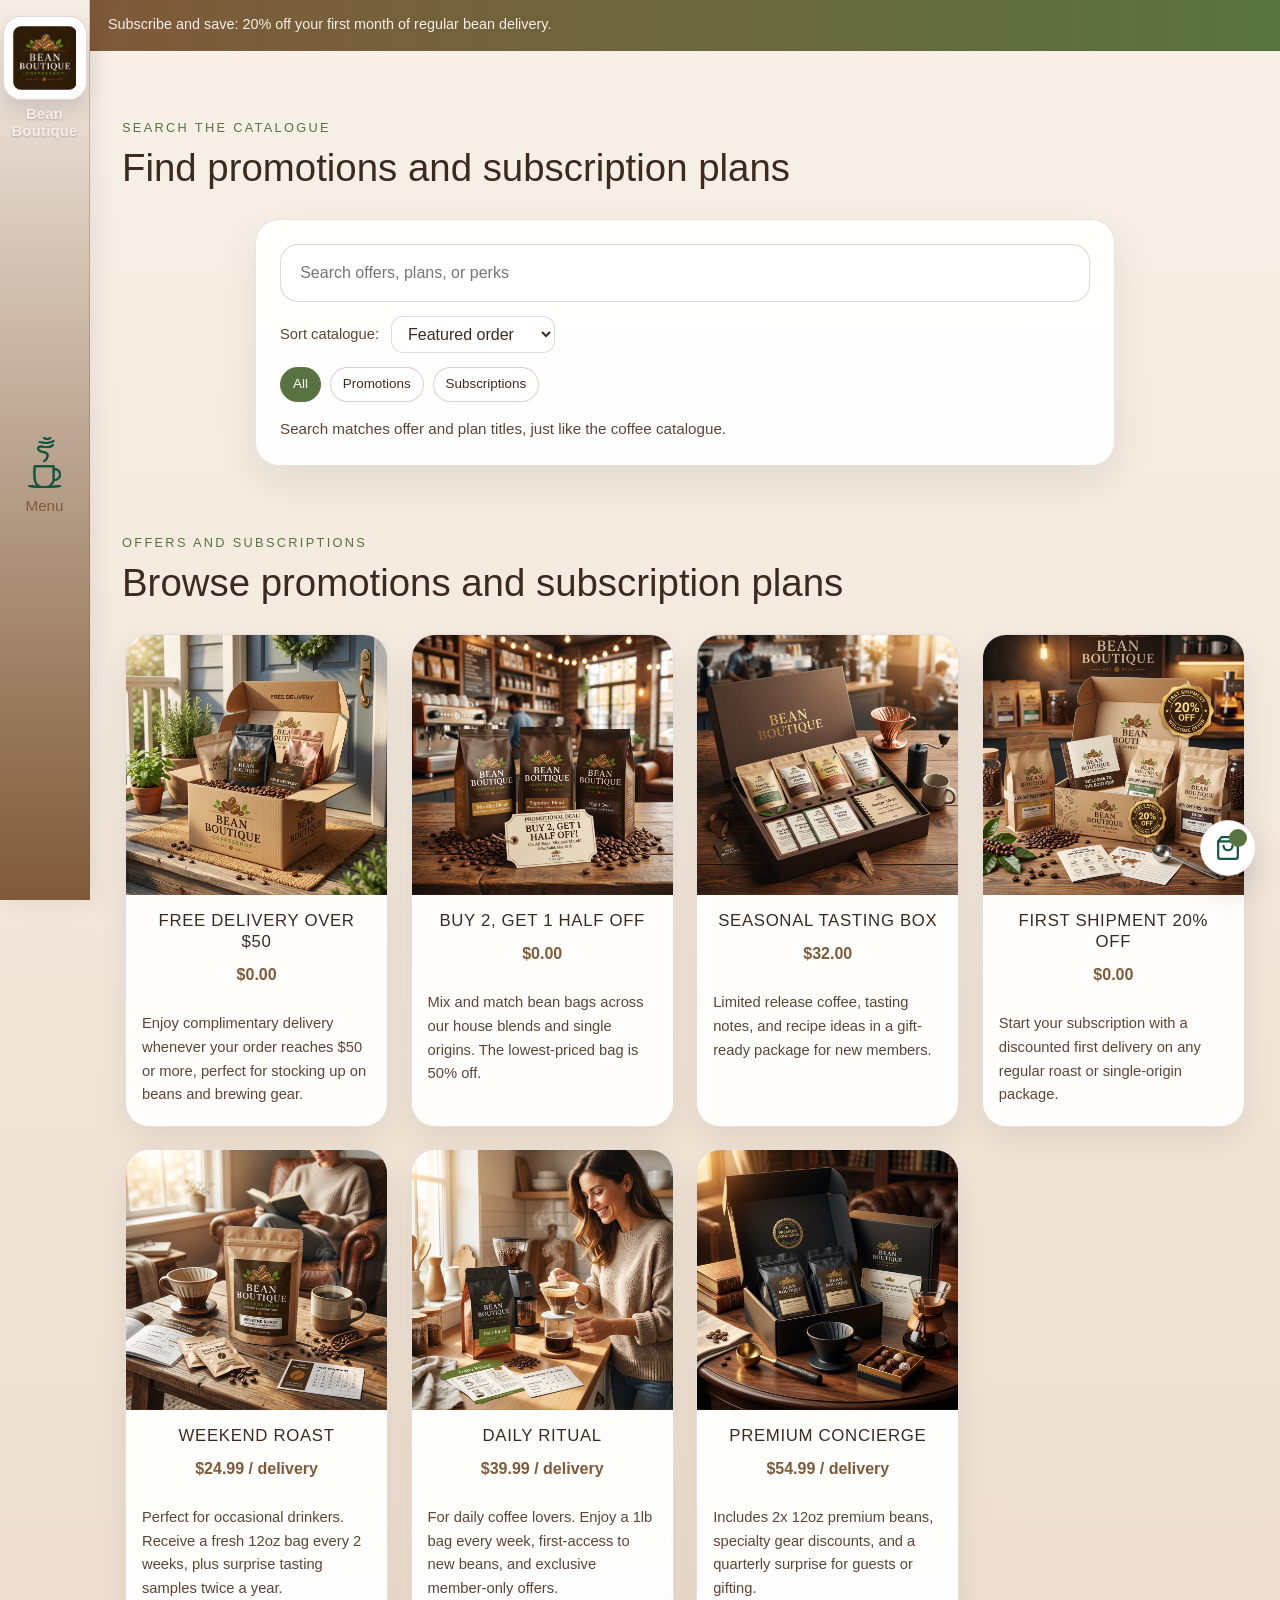
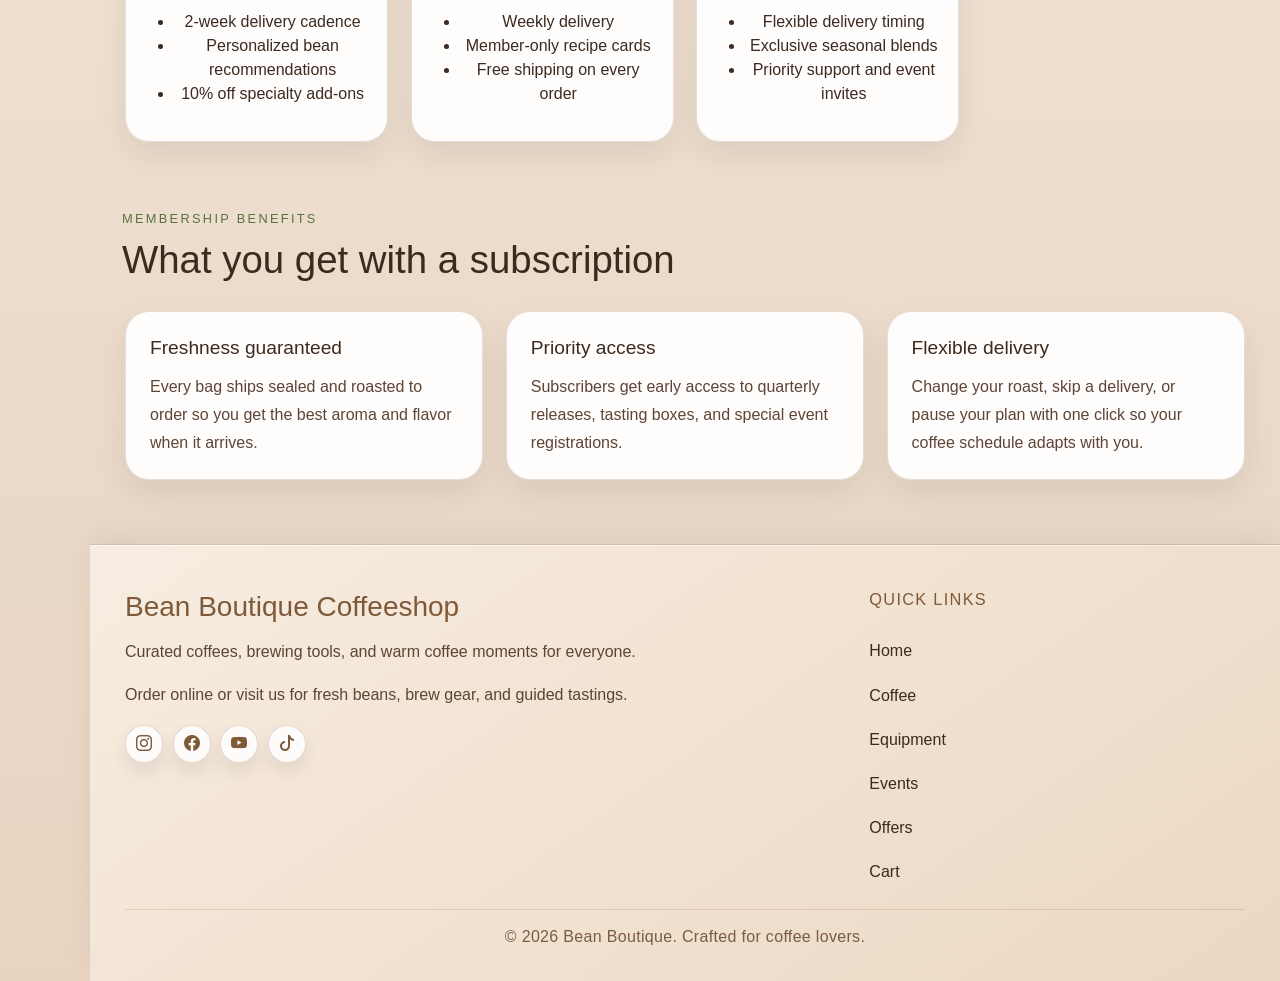
<file: Y1/FEWD/Assignment/Special_Offers_and_Subscriptions.html>
<!DOCTYPE html>
<html lang="en">

<head>
    <title>Bean Boutique - Special Offers</title>
    <meta charset="utf-8">
    <meta name="viewport" content="width=device-width, initial-scale=1">
    <link href="https://cdn.jsdelivr.net/npm/bootstrap@5.3.8/dist/css/bootstrap.min.css" rel="stylesheet">
    <link rel="stylesheet" href="https://cdn.jsdelivr.net/npm/bootstrap-icons@1.13.1/font/bootstrap-icons.min.css">
    <script src="https://cdn.jsdelivr.net/npm/bootstrap@5.3.8/dist/js/bootstrap.bundle.min.js"></script>
    <link rel="stylesheet" href="style.css">
</head>

<body>
    <nav class="site-nav" aria-label="Main navigation">
        <a class="brand" href="HomePage.html" aria-label="Bean Boutique home">
            <img class="brand-logo" src="Images/Img-HomePage/Logo.png" alt="Bean Boutique logo">
            <span>Bean Boutique</span>
        </a>

        <button class="menu-button collapsed" type="button" data-bs-toggle="collapse" data-bs-target="#navbarNav"
            aria-controls="navbarNav" aria-expanded="false" aria-label="Open navigation menu">
            <svg xmlns="http://www.w3.org/2000/svg" width="33.273" height="55.489" viewBox="0 0 33.273 55.489" aria-hidden="true">
                <g id="suzukicoffee-btn" transform="translate(9036.15 2564.094)"><g id="open" transform="translate(-9105.374 -2754.953)"><path id="open-path-1" d="M-123.626,106.18A99.982,99.982,0,0,0-109,107.328a145.294,145.294,0,0,0,16.377-1.147" transform="translate(194 137.625)" fill="none" stroke="#115740" stroke-linecap="round" stroke-linejoin="round" stroke-width="2"></path><path id="open-path-2" d="M-114.307,115.03a9.558,9.558,0,0,1-5.732-7.685,65.281,65.281,0,0,1,0-13.18h18.863v13.18s.121,3.921-5.155,7.685" transform="translate(196.029 129.923)" fill="none" stroke="#115740" stroke-linecap="round" stroke-linejoin="round" stroke-width="2"></path><path id="open-path-3" d="M-108.214,95.828s5.783-.03,5.863,5.545-6.053,5.546-6.053,5.546" transform="translate(203.656 130.988)" fill="none" stroke="#115740" stroke-linecap="round" stroke-linejoin="round" stroke-width="2"></path><path id="open-path-4" d="M-112.281,97.02c3.253-1.293,4.817-6.674,2.28-8.084s-6.806-.719-8.023-3.689,2.56-3.15,4.936-2.592c2.937.228,7.479,1.489,9.474-1.87" transform="translate(197.538 121.97)" fill="none" stroke="#115740" stroke-linecap="round" stroke-linejoin="round" stroke-width="2"></path><path id="open-path-5" d="M-117.134,79.779s8.624,1.914,13.811-.936" transform="translate(198.099 120.211)" fill="none" stroke="#115740" stroke-linecap="round" stroke-width="2"></path><path id="open-path-6" d="M-114.535,76.953a6.406,6.406,0,0,0,6.3,0" transform="translate(199.767 119)" fill="none" stroke="#115740" stroke-linecap="round" stroke-width="2"></path></g><g id="close" transform="translate(-9105.374 -2754.953)"><path id="close-path-1" d="M-123.626,106.18A99.982,99.982,0,0,0-109,107.328a145.294,145.294,0,0,0,16.377-1.147" transform="translate(194 137.625)" fill="none" stroke="#115740" stroke-linecap="round" stroke-linejoin="round" stroke-width="2"></path><path id="close-path-2" d="M-114.307,115.03a9.558,9.558,0,0,1-5.732-7.685,65.281,65.281,0,0,1,0-13.18h18.863v13.18s.121,3.921-5.155,7.685" transform="translate(196.029 129.923)" fill="none" stroke="#115740" stroke-linecap="round" stroke-linejoin="round" stroke-width="2"></path><path id="close-path-3" d="M-108.214,95.828s5.783-.03,5.863,5.545-6.053,5.546-6.053,5.546" transform="translate(203.656 130.988)" fill="none" stroke="#115740" stroke-linecap="round" stroke-linejoin="round" stroke-width="2"></path><path id="close-path-4" d="M-112.281,97.02c3.253-1.293,4.817-6.674,2.28-8.084s-6.806-.719-8.023-3.689,2.56-3.15,4.936-2.592c2.937.228,7.479,1.489,9.474-1.87" transform="translate(197.538 121.97)" fill="none" stroke="#115740" stroke-linecap="round" stroke-linejoin="round" stroke-width="2"></path><path id="close-path-5" d="M-117.134,79.779s8.624,1.914,13.811-.936" transform="translate(198.099 120.211)" fill="none" stroke="#115740" stroke-linecap="round" stroke-width="2"></path><path id="close-path-6" d="M-114.535,76.953a6.406,6.406,0,0,0,6.3,0" transform="translate(199.767 119)" fill="none" stroke="#115740" stroke-linecap="round" stroke-width="2"></path></g></g>
            </svg>
            <span>Menu</span>
        </button>

        <div class="collapse side-menu" id="navbarNav">
            <ul class="navbar-nav">
                <li class="nav-item">
                    <a class="nav-link" href="HomePage.html">Home</a>
                </li>
                <li class="nav-item">
                    <a class="nav-link" href="CoffeeSelection.html">Coffee</a>
                </li>
                <li class="nav-item">
                    <a class="nav-link" href="BrewingEquipment.html">Equipment</a>
                </li>
                <li class="nav-item">
                    <a class="nav-link" href="Events_and_Workshops.html">Events</a>
                </li>
                <li class="nav-item">
                    <a class="nav-link active" href="Special_Offers_and_Subscriptions.html">Offers</a>
                </li>
                <li class="nav-item">
                    <a class="nav-link" href="Shopping_Cart.html">Cart</a>
                </li>
            </ul>

            <div id="navbarNavIcons" class="menu-icons">
                <a class="search-toggle" href="#"><i class="bi bi-search"></i></a>
                <a href="#"><i class="bi bi-person"></i></a>
                <a href="Shopping_Cart.html"><i class="bi bi-bag"></i></a>
            </div>
        </div>
    </nav>

    <main class="page-content">
        <div class="announcement">Subscribe and save: 20% off your first month of regular bean delivery.</div>

        <section class="feature-section catalog-search">
            <div class="section-header">
                <span>Search the catalogue</span>
                <h2>Find promotions and subscription plans</h2>
            </div>
            <div class="catalog-search-panel">
                <input id="offersSearchInput" class="search-input" type="search" placeholder="Search offers, plans, or perks" aria-label="Search offers catalogue">
                <div class="catalog-controls">
                    <label for="offersSort">Sort catalogue:</label>
                    <select id="offersSort" class="catalog-select" aria-label="Sort offers catalogue">
                        <option value="original-order">Featured order</option>
                        <option value="name">Name A-Z</option>
                        <option value="price">Price low to high</option>
                    </select>
                </div>
                <div class="catalog-filter-chips" role="group" aria-label="Offers category filters">
                    <button type="button" class="catalog-chip active" data-filter="all">All</button>
                    <button type="button" class="catalog-chip" data-filter="promotion">Promotions</button>
                    <button type="button" class="catalog-chip" data-filter="subscription">Subscriptions</button>
                </div>
                <p class="search-hint">Search matches offer and plan titles, just like the coffee catalogue.</p>
            </div>
        </section>

        <section id="offers" class="feature-section">
            <div class="section-header">
                <span>Offers and subscriptions</span>
                <h2>Browse promotions and subscription plans</h2>
            </div>
            <div id="offersCatalog" class="product-grid">
                <article class="product-preview" data-tags="promotion">
                    <div class="relative group overflow-hidden">
                        <a href="#" class="group">
                            <div class="product-image img-free-delivery-over-50"></div>
                        </a>
                        <button class="product-action" type="button">Add to Cart</button>
                    </div>
                    <div class="product-copy">
                        <h2>Free delivery over $50</h2>
                        <div class="product-price"><span>$0.00</span></div>
                        <p class="product-description">Enjoy complimentary delivery whenever your order reaches $50 or more, perfect for stocking up on beans and brewing gear.</p>
                    </div>
                </article>
                <article class="product-preview" data-tags="promotion">
                    <div class="relative group overflow-hidden">
                        <a href="#" class="group">
                            <div class="product-image img-buy-2-get-1-half-off"></div>
                        </a>
                        <button class="product-action" type="button">Add to Cart</button>
                    </div>
                    <div class="product-copy">
                        <h2>Buy 2, get 1 half off</h2>
                        <div class="product-price"><span>$0.00</span></div>
                        <p class="product-description">Mix and match bean bags across our house blends and single origins. The lowest-priced bag is 50% off.</p>
                    </div>
                </article>
                <article class="product-preview" data-tags="promotion">
                    <div class="relative group overflow-hidden">
                        <a href="#" class="group">
                            <div class="product-image img-seasonal-tasting-box"></div>
                        </a>
                        <button class="product-action" type="button">Add to Cart</button>
                    </div>
                    <div class="product-copy">
                        <h2>Seasonal tasting box</h2>
                        <div class="product-price"><span>$32.00</span></div>
                        <p class="product-description">Limited release coffee, tasting notes, and recipe ideas in a gift-ready package for new members.</p>
                    </div>
                </article>
                <article class="product-preview" data-tags="promotion">
                    <div class="relative group overflow-hidden">
                        <a href="#" class="group">
                            <div class="product-image img-first-shipment-20-off"></div>
                        </a>
                        <button class="product-action" type="button">Add to Cart</button>
                    </div>
                    <div class="product-copy">
                        <h2>First shipment 20% off</h2>
                        <div class="product-price"><span>$0.00</span></div>
                        <p class="product-description">Start your subscription with a discounted first delivery on any regular roast or single-origin package.</p>
                    </div>
                </article>
                <article class="product-preview" data-tags="subscription member">
                    <div class="relative group overflow-hidden">
                        <a href="#" class="group">
                            <div class="product-image img-weekend-roast"></div>
                        </a>
                        <button class="product-action" type="button">Add to Cart</button>
                    </div>
                    <div class="product-copy">
                        <h2>Weekend Roast</h2>
                        <div class="product-price"><span>$24.99 / delivery</span></div>
                        <p class="product-description">Perfect for occasional drinkers. Receive a fresh 12oz bag every 2 weeks, plus surprise tasting samples twice a year.</p>
                        <ul>
                            <li>2-week delivery cadence</li>
                            <li>Personalized bean recommendations</li>
                            <li>10% off specialty add-ons</li>
                        </ul>
                    </div>
                </article>
                <article class="product-preview" data-tags="subscription member">
                    <div class="relative group overflow-hidden">
                        <a href="#" class="group">
                            <div class="product-image img-daily-ritual"></div>
                        </a>
                        <button class="product-action" type="button">Add to Cart</button>
                    </div>
                    <div class="product-copy">
                        <h2>Daily Ritual</h2>
                        <div class="product-price"><span>$39.99 / delivery</span></div>
                        <p class="product-description">For daily coffee lovers. Enjoy a 1lb bag every week, first-access to new beans, and exclusive member-only offers.</p>
                        <ul>
                            <li>Weekly delivery</li>
                            <li>Member-only recipe cards</li>
                            <li>Free shipping on every order</li>
                        </ul>
                    </div>
                </article>
                <article class="product-preview" data-tags="subscription member">
                    <div class="relative group overflow-hidden">
                        <a href="#" class="group">
                            <div class="product-image img-premium-concierge"></div>
                        </a>
                        <button class="product-action" type="button">Add to Cart</button>
                    </div>
                    <div class="product-copy">
                        <h2>Premium Concierge</h2>
                        <div class="product-price"><span>$54.99 / delivery</span></div>
                        <p class="product-description">Includes 2x 12oz premium beans, specialty gear discounts, and a quarterly surprise for guests or gifting.</p>
                        <ul>
                            <li>Flexible delivery timing</li>
                            <li>Exclusive seasonal blends</li>
                            <li>Priority support and event invites</li>
                        </ul>
                    </div>
                </article>
            </div>
        </section>

        <section class="feature-section">
            <div class="section-header">
                <span>Membership benefits</span>
                <h2>What you get with a subscription</h2>
            </div>
            <div class="product-grid">
                <article class="product-preview">
                    <div class="event-copy">
                        <h3>Freshness guaranteed</h3>
                        <p>Every bag ships sealed and roasted to order so you get the best aroma and flavor when it arrives.</p>
                    </div>
                </article>
                <article class="product-preview">
                    <div class="event-copy">
                        <h3>Priority access</h3>
                        <p>Subscribers get early access to quarterly releases, tasting boxes, and special event registrations.</p>
                    </div>
                </article>
                <article class="product-preview">
                    <div class="event-copy">
                        <h3>Flexible delivery</h3>
                        <p>Change your roast, skip a delivery, or pause your plan with one click so your coffee schedule adapts with you.</p>
                    </div>
                </article>
            </div>
        </section>
    </main>

    <footer class="site-footer">
        <div class="footer-grid">
            <div class="footer-column footer-about">
                <h3>Bean Boutique Coffeeshop</h3>
                <p>Curated coffees, brewing tools, and warm coffee moments for everyone.</p>
                <p class="footer-note">Order online or visit us for fresh beans, brew gear, and guided tastings.</p>
                <nav class="footer-social" aria-label="Social media links">
                    <a href="#" aria-label="Follow us on Instagram"><i class="bi bi-instagram"></i></a>
                    <a href="#" aria-label="Follow us on Facebook"><i class="bi bi-facebook"></i></a>
                    <a href="#" aria-label="Follow us on YouTube"><i class="bi bi-youtube"></i></a>
                    <a href="#" aria-label="Follow us on TikTok"><i class="bi bi-tiktok"></i></a>
                </nav>
            </div>
            <div class="footer-column footer-links">
                <h4>Quick links</h4>
                <a href="HomePage.html">Home</a>
                <a href="CoffeeSelection.html">Coffee</a>
                <a href="BrewingEquipment.html">Equipment</a>
                <a href="Events_and_Workshops.html">Events</a>
                <a href="Special_Offers_and_Subscriptions.html">Offers</a>
                <a href="Shopping_Cart.html">Cart</a>
            </div>
        </div>
        <p class="footer-copy-small">&copy; 2026 Bean Boutique. Crafted for coffee lovers.</p>
    </footer>
    <div id="oom_floating_cart">
        <a aria-label="Floating Cart" href="Shopping_Cart.html" class="oom_float float_cart oom_right animate">
            <span class="cart-count"></span>
            <svg xmlns="http://www.w3.org/2000/svg" width="20" height="22" viewBox="0 0 20 22"><g id="Icon_feather-shopping-bag" data-name="Icon feather-shopping-bag" transform="translate(-3.5 -2)"><path id="Path_6500" data-name="Path 6500" d="M7.5,3l-3,4V21a2,2,0,0,0,2,2h14a2,2,0,0,0,2-2V7l-3-4Z" transform="translate(0)" fill="none" stroke="#115740" stroke-linecap="round" stroke-linejoin="round" stroke-width="2"></path><path id="Path_6501" data-name="Path 6501" d="M4.5,9h18" transform="translate(0 -2)" fill="none" stroke="#115740" stroke-linecap="round" stroke-linejoin="round" stroke-width="2"></path><path id="Path_6502" data-name="Path 6502" d="M20.151,15A4.075,4.075,0,0,1,12,15" transform="translate(-2.575 -4.038)" fill="none" stroke="#115740" stroke-linecap="round" stroke-linejoin="round" stroke-width="2"></path></g></svg>
        </a>
    </div>
    <div id="searchOverlay" class="hidden" aria-hidden="true">
        <div class="search-panel" role="dialog" aria-modal="true" aria-labelledby="searchOverlayLabel">
            <button type="button" class="search-close" aria-label="Close search">&times;</button>
            <h2 id="searchOverlayLabel">Search Bean Boutique</h2>
            <input id="siteSearchInput" type="search" placeholder="Search products or pages..." aria-label="Search products or pages">
            <div class="search-results" id="searchResults"></div>
        </div>
    </div>

    <script>
        document.addEventListener('DOMContentLoaded', function () {
            const searchInput = document.getElementById('offersSearchInput');
            const sortInput = document.getElementById('offersSort');
            const filterChips = Array.from(document.querySelectorAll('.catalog-chip'));
            const catalogItems = Array.from(document.querySelectorAll('#offersCatalog .product-preview'));

            const catalogue = catalogItems.map(function (item, index) {
                const titleNode = item.querySelector('h2, h3');
                const priceNode = item.querySelector('.product-price span');
                const title = titleNode ? titleNode.textContent.trim() : 'Offer item';
                const priceText = priceNode ? priceNode.textContent.trim() : '';
                const priceValue = parseFloat(priceText.replace(/[^0-9.]/g, ''));

                item.dataset.name = title.toLowerCase();
                item.dataset.price = Number.isNaN(priceValue) ? '0' : String(priceValue);
                item.dataset.order = String(index);

                return { item: item, title: title, price: Number.isNaN(priceValue) ? 0 : priceValue };
            });

            let activeFilter = 'all';
            let currentQuery = '';

            function applyFilters() {
                const query = currentQuery.trim().toLowerCase();

                catalogue.forEach(function (entry) {
                    const titleMatch = !query || entry.title.toLowerCase().includes(query);
                    const tags = entry.item.dataset.tags || '';
                    const filterMatch = activeFilter === 'all' || tags.indexOf(activeFilter) !== -1;
                    entry.item.classList.toggle('hide', !(titleMatch && filterMatch));
                });
            }

            sortInput.addEventListener('change', function () {
                const sortBy = this.value;
                const grid = document.getElementById('offersCatalog');

                function sortGrid(gridElement) {
                    if (!gridElement) return;
                    const items = Array.from(gridElement.querySelectorAll('.product-preview'));
                    items.sort(function (left, right) {
                        if (sortBy === 'name') {
                            return (left.dataset.name || '').localeCompare(right.dataset.name || '');
                        }

                        if (sortBy === 'price') {
                            return (parseFloat(left.dataset.price) || 0) - (parseFloat(right.dataset.price) || 0);
                        }

                        return parseInt(left.dataset.order || '0', 10) - parseInt(right.dataset.order || '0', 10);
                    }).forEach(function (item) {
                        gridElement.appendChild(item);
                    });
                }

                sortGrid(grid);
                applyFilters();
            });

            searchInput.addEventListener('input', function () {
                currentQuery = this.value;
                applyFilters();
            });

            filterChips.forEach(function (chip) {
                chip.addEventListener('click', function () {
                    filterChips.forEach(function (button) {
                        button.classList.remove('active');
                    });
                    chip.classList.add('active');
                    activeFilter = chip.dataset.filter;
                    applyFilters();
                });
            });

            applyFilters();
        });
    </script>
    <script src="search.js"></script>
</body>

</html>
</file>
<file: Y1/FEWD/Assignment/style.css>
:root {
    --brand-brown: #7f5a39;
    --brand-dark: #3c2a1f;
    --brand-cream: #f6eee7;
    --brand-gold: #b78952;
    --brand-green: #58733f;
    --brand-soft: #ede2d4;
    --sidebar-width: 90px;
    color-scheme: light;
}

body {
    margin: 0;
    font-family: Arial, sans-serif;
    background: linear-gradient(180deg, #f8f1e8 0%, #e8d4c1 100%);
    color: var(--brand-dark);
}

/* The reference design uses a fixed left navigation rail, not a top navbar. */
.site-nav {
    position: fixed;
    inset: 0 auto 0 0;
    width: var(--sidebar-width);
    background: linear-gradient(180deg, var(--brand-cream), var(--brand-brown));
    border-right: 1px solid rgba(124, 74, 47, 0.28);
    box-shadow: 4px 0 24px rgba(0, 0, 0, 0.08);
    z-index: 1030;
    display: flex;
    flex-direction: column;
    align-items: center;
    padding: 1rem 0;
}

.brand {
    color: var(--brand-dark);
    text-align: center;
    text-decoration: none;
    display: grid;
    gap: 0.35rem;
    justify-items: center;
    margin-bottom: 1.25rem;
}

.brand-logo {
    width: 84px;
    height: auto;
    max-width: 100%;
    border-radius: 18px;
    background: rgba(255, 255, 255, 0.94);
    padding: 0.58rem;
    border: 1px solid rgba(124, 74, 47, 0.22);
    box-shadow: 0 10px 20px rgba(0, 0, 0, 0.12);
}

.brand span {
    font-size: 0.92rem;
    font-weight: 700;
    text-transform: none;
    letter-spacing: 0.02em;
    line-height: 1.2;
    color: var(--brand-cream);
    text-shadow: 0 1px 2px rgba(0, 0, 0, 0.22);
}

.menu-button {
    position: absolute;
    top: 48%;
    border: 0;
    background: transparent;
    color: var(--brand-brown);
    display: flex;
    flex-direction: column;
    align-items: center;
    font: inherit;
    font-size: .95rem;
    cursor: pointer;
    gap: .4rem;
}

.menu-button.collapsed svg {
    transition: transform 0.2s ease;
}

.menu-button:hover svg,
.menu-button:focus-visible svg {
    transform: scale(1.05);
}

/* The links slide out from behind the left rail when Menu is pressed. */
.side-menu {
    position: absolute;
    left: var(--sidebar-width);
    top: 0;
    width: min(260px, calc(100vw - var(--sidebar-width)));
    min-height: 100vh;
    padding: 7rem 1.8rem 2rem;
    background: rgba(248, 241, 232, 0.75);
    -webkit-backdrop-filter: blur(10px);
    backdrop-filter: blur(10px);
    box-shadow: 6px 0 18px rgba(0, 0, 0, 0.06);
    transform: translateX(-16px);
    opacity: 0;
    transition: opacity 0.28s ease, transform 0.28s ease;
}

.side-menu.show {
    transform: translateX(0);
    opacity: 1;
}

.side-menu .navbar-nav {
    gap: .65rem;
}

.side-menu .nav-link {
    color: var(--brand-dark);
    font-size: 1.05rem;
    padding: .45rem 0;
    position: relative;
    transition: color 0.25s ease, transform 0.25s ease;
}

.side-menu .nav-link::after {
    content: '';
    position: absolute;
    left: 0;
    bottom: -4px;
    width: 0;
    height: 2px;
    background: var(--brand-green);
    transition: width 0.25s ease;
}

.side-menu .nav-link:hover,
.side-menu .nav-link.active {
    color: var(--brand-green);
    transform: translateX(4px);
}

.side-menu .nav-link:hover::after,
.side-menu .nav-link.active::after {
    width: 100%;
}

.side-menu .nav-item.has-dropdown {
    display: flex;
    flex-direction: column;
    gap: 0.2rem;
}

.side-menu .nav-parent-row {
    display: flex;
    align-items: center;
    justify-content: space-between;
    gap: 0.45rem;
}

.side-menu .nav-parent-row .nav-link {
    flex: 1;
    margin: 0;
}

.side-menu .nav-dropdown-toggle {
    border: 0;
    background: transparent;
    color: var(--brand-brown);
    width: 1.9rem;
    height: 1.9rem;
    border-radius: 999px;
    display: inline-flex;
    align-items: center;
    justify-content: center;
    font-size: 0.82rem;
    transition: background 0.2s ease, transform 0.2s ease, color 0.2s ease;
}

.side-menu .nav-dropdown-toggle:hover,
.side-menu .nav-dropdown-toggle:focus-visible {
    background: rgba(88, 115, 63, 0.12);
    color: var(--brand-green);
}

.side-menu .nav-item.has-dropdown.open .nav-dropdown-toggle {
    transform: rotate(180deg);
    color: var(--brand-green);
}

.side-menu .nav-dropdown-menu {
    list-style: none;
    margin: 0.1rem 0 0.45rem 0.35rem;
    padding: 0.3rem 0 0.3rem 0.85rem;
    border-left: 2px solid rgba(124, 74, 47, 0.26);
    display: none;
    flex-direction: column;
    gap: 0.34rem;
}

.side-menu .nav-item.has-dropdown.open .nav-dropdown-menu {
    display: flex;
}

.side-menu .nav-dropdown-link {
    text-decoration: none;
    color: #684633;
    font-size: 0.92rem;
    line-height: 1.25;
    transition: color 0.2s ease, transform 0.2s ease;
}

.side-menu .nav-dropdown-link:hover,
.side-menu .nav-dropdown-link:focus-visible {
    color: var(--brand-green);
    transform: translateX(3px);
}

.menu-icons {
    display: flex;
    gap: 1rem;
    margin-top: 1.5rem;
}

.menu-icons a {
    display: inline-flex;
    align-items: center;
    justify-content: center;
    width: 2.6rem;
    height: 2.6rem;
    border-radius: 999px;
    background: #fff;
    color: var(--brand-dark);
    border: 1px solid rgba(124, 74, 47, 0.28);
    box-shadow: 0 12px 24px rgba(0, 0, 0, 0.14);
    transition: transform 0.2s ease, background 0.2s ease, box-shadow 0.2s ease, color 0.2s ease;
}

.menu-icons a i {
    color: var(--brand-brown);
    font-size: 1.1rem;
}

.menu-icons a:hover,
.menu-icons a:focus-visible {
    background: #f6ede2;
    color: var(--brand-dark);
    transform: translateY(-1px);
    box-shadow: 0 16px 32px rgba(0, 0, 0, 0.18);
}

.page-content {
    min-height: 100vh;
    margin-left: var(--sidebar-width);
}

.feature-section {
    padding: 0 2rem;
}

.announcement {
    min-height: 51px;
    padding: 14px 18px;
    color: var(--brand-cream);
    background: linear-gradient(90deg, var(--brand-brown), var(--brand-green));
    font-size: .9rem;
}

.hero {
    position: relative;
    min-height: calc(100vh - 51px);
    display: grid;
    place-items: center;
    padding: clamp(2.5rem, 7vw, 6rem) 0;
    color: var(--brand-dark);
    background: linear-gradient(180deg, rgba(246, 238, 231, 1), rgba(220, 183, 148, 1));
    overflow: hidden;
}

.hero-media {
    position: absolute;
    inset: 0;
    overflow: hidden;
    z-index: 0;
    background: url("Images/Img-HomePage/Hero-mainpage-coffeebean.jpg") center / cover no-repeat;
}

.hero-overlay {
    position: absolute;
    inset: 0;
    display: flex;
    align-items: center;
    justify-content: flex-start;
    z-index: 1;
    padding: clamp(2rem, 6vw, 4rem);
}

.hero-content {
    max-width: 680px;
    padding: 2.2rem 2rem 2.5rem;
    border-radius: 28px;
    background: rgba(255, 250, 244, 0.92);
    border: 1px solid rgba(124, 74, 47, 0.15);
    box-shadow: 0 30px 70px rgba(0, 0, 0, 0.16);
}

.hero-logo {
    width: 96px;
    height: auto;
    margin-bottom: 1.25rem;
    border-radius: 20px;
    background: rgba(255, 255, 255, 0.96);
    padding: 0.85rem;
    border: 1px solid rgba(124, 74, 47, 0.18);
}

.hero-content .eyebrow {
    text-transform: uppercase;
    letter-spacing: 0.2em;
    color: var(--brand-green);
    font-size: 0.8rem;
    margin-bottom: 1rem;
    display: inline-block;
}

.hero-content h1 {
    margin: 0 0 1rem;
    font-size: clamp(2.8rem, 6vw, 4.5rem);
    color: var(--brand-dark);
    line-height: 1.02;
}

.hero-content p {
    margin: 0 0 1.75rem;
    color: #5d4435;
    line-height: 1.75;
    font-size: 1rem;
}

.hero-actions {
    display: flex;
    flex-wrap: wrap;
    gap: 1rem;
}

.hero-home {
    min-height: clamp(460px, 72vh, 760px);
    padding: 0;
}

.hero-home::after {
    content: '';
    position: absolute;
    inset: 0;
    background: radial-gradient(circle at center, rgba(20, 12, 6, 0.12) 0%, rgba(20, 12, 6, 0.34) 100%);
    pointer-events: none;
    z-index: 1;
}

.hero-home .hero-overlay {
    position: relative;
    align-items: center;
    justify-content: center;
    padding: clamp(1rem, 3vw, 2rem);
    z-index: 2;
}

.hero-home .hero-content {
    max-width: none;
    padding: 0;
    border: none;
    border-radius: 0;
    background: transparent;
    box-shadow: none;
    display: flex;
    justify-content: center;
}

.hero-home .hero-logo {
    width: clamp(180px, 22vw, 260px);
    height: auto;
    margin: 0;
    border-radius: 20px;
    background: rgba(255, 255, 255, 0.84);
    padding: 0.65rem;
    border: 1px solid rgba(255, 255, 255, 0.58);
    box-shadow: 0 22px 44px rgba(0, 0, 0, 0.28);
    -webkit-backdrop-filter: blur(2px);
    backdrop-filter: blur(2px);
}

.btn-primary,
.btn-secondary {
    display: inline-flex;
    align-items: center;
    justify-content: center;
    padding: 0.95rem 1.35rem;
    border-radius: 999px;
    text-decoration: none;
    font-weight: 700;
    transition: transform 0.2s ease, background 0.2s ease, color 0.2s ease;
}

.btn-primary {
    background: var(--brand-brown);
    color: #fff;
}

.btn-primary:hover {
    transform: translateY(-2px);
    background: var(--brand-green);
}

.btn-secondary {
    border: 1px solid rgba(124, 74, 47, 0.35);
    color: var(--brand-dark);
    background: rgba(255, 255, 255, 0.92);
}

.btn-secondary:hover {
    transform: translateY(-2px);
    background: rgba(255, 255, 255, 1);
    color: var(--brand-green);
}

.feature-section {
    margin: 4rem 0;
}

.section-header {
    margin-bottom: 1.75rem;
}

.section-header span {
    display: inline-block;
    color: var(--brand-green);
    letter-spacing: 0.18em;
    text-transform: uppercase;
    font-size: 0.8rem;
    margin-bottom: 0.5rem;
}

.section-header h2 {
    margin: 0;
    font-size: clamp(2rem, 3vw, 2.6rem);
    color: var(--brand-dark);
}

.featured-section {
    margin-top: 3.5rem;
}

.featured-header p {
    margin: 0.75rem 0 0;
    max-width: 62ch;
    color: #5d4435;
    line-height: 1.7;
}

.featured-slider {
    position: relative;
    max-width: 1120px;
    margin: 0 auto;
}

.featured-viewport {
    position: relative;
    overflow: hidden;
    min-height: 520px;
    border-radius: 32px;
}

.featured-slide {
    position: absolute;
    inset: 0;
    opacity: 0;
    pointer-events: none;
    transform: translateX(26px) scale(0.985);
    transition: opacity 0.6s ease, transform 0.6s ease;
}

.featured-slide.active {
    opacity: 1;
    pointer-events: auto;
    transform: translateX(0) scale(1);
    z-index: 1;
}

.featured-card {
    overflow: hidden;
    border-radius: 32px;
    border: 1px solid rgba(124, 74, 47, 0.16);
    background: rgba(255, 255, 255, 0.94);
    box-shadow: 0 20px 50px rgba(0, 0, 0, 0.08);
    display: grid;
    grid-template-columns: 1.15fr 0.95fr;
    min-height: 520px;
    transition: transform 0.28s ease, box-shadow 0.28s ease;
}

.featured-card-large {
    grid-template-columns: 1.15fr 0.95fr;
}

.featured-media {
    min-height: 100%;
    background-size: cover;
    background-position: center;
}

.featured-copy {
    padding: 2rem 1.9rem;
    display: grid;
    gap: 0.95rem;
    align-content: center;
    background: linear-gradient(180deg, rgba(255, 252, 247, 0.98), rgba(243, 232, 220, 0.95));
}

.featured-copy span {
    color: var(--brand-green);
    letter-spacing: 0.16em;
    text-transform: uppercase;
    font-size: 0.76rem;
}

.featured-copy h3 {
    margin: 0;
    font-size: 1.5rem;
    color: var(--brand-dark);
}

.featured-card-large .featured-copy h3 {
    font-size: 1.9rem;
}

.featured-copy p {
    margin: 0;
    color: #5d4435;
    line-height: 1.7;
}

.featured-copy a {
    display: inline-flex;
    width: fit-content;
    align-items: center;
    gap: 0.35rem;
    color: var(--brand-brown);
    text-decoration: none;
    font-weight: 700;
}

.featured-copy a::after {
    content: '→';
    transition: transform 0.2s ease;
}

.featured-copy a:hover::after {
    transform: translateX(3px);
}

.featured-arrow {
    position: absolute;
    top: 50%;
    transform: translateY(-50%);
    width: 46px;
    height: 46px;
    border-radius: 999px;
    border: 1px solid rgba(124, 74, 47, 0.24);
    background: rgba(255, 255, 255, 0.96);
    color: var(--brand-dark);
    display: grid;
    place-items: center;
    font-size: 1.7rem;
    box-shadow: 0 14px 28px rgba(0, 0, 0, 0.16);
    z-index: 2;
    cursor: pointer;
}

.featured-arrow.prev {
    left: -0.8rem;
}

.featured-arrow.next {
    right: -0.8rem;
}

.featured-arrow:hover {
    transform: translateY(-50%) scale(1.05);
}

.featured-dots {
    display: flex;
    justify-content: center;
    gap: 0.6rem;
    margin-top: 1rem;
}

.featured-dot {
    width: 11px;
    height: 11px;
    border-radius: 999px;
    border: none;
    background: rgba(127, 90, 57, 0.28);
    padding: 0;
}

.featured-dot.active {
    background: var(--brand-green);
    transform: scale(1.2);
}

.product-grid {
    display: grid;
    grid-template-columns: repeat(auto-fit, minmax(220px, 1fr));
    gap: 1.4rem;
    max-width: 1120px;
    margin: 0 auto;
}

.product-preview {
    display: flex;
    flex-direction: column;
    gap: 0;
    background: rgba(255, 255, 255, 0.94);
    border: 1px solid rgba(124, 74, 47, 0.18);
    border-radius: 24px;
    overflow: hidden;
    box-shadow: 0 14px 32px rgba(0, 0, 0, 0.08);
    transition: transform 0.28s ease, box-shadow 0.28s ease, opacity 0.25s ease;
}

.featured-card:hover,
.featured-card:focus-within {
    transform: translateY(-4px);
    box-shadow: 0 28px 62px rgba(0, 0, 0, 0.13);
}

.product-preview:hover,
.product-preview:focus-within {
    transform: translateY(-4px);
    box-shadow: 0 22px 44px rgba(0, 0, 0, 0.13);
}

.product-image {
    aspect-ratio: 1 / 0.85;
    width: 100%;
    border-bottom: 1px solid rgba(124, 74, 47, 0.12);
    background-size: cover;
    background-position: center;
}

.img-colombian-roast { background-image: url("Images/Img-CoffeeSelection/ColombianRoast.jpg"); }
.img-espresso-blend { background-image: url("Images/Img-CoffeeSelection/EspressoBlend.jpg"); }
.img-dark-roast { background-image: url("Images/Img-CoffeeSelection/DarkRoast.jpg"); }
.img-decaf-reserve { background-image: url("Images/Img-CoffeeSelection/DecafReserve.jpg"); }
.img-cold-brew { background-image: url("Images/Img-CoffeeSelection/ColdBrew.jpg"); }
.img-seasonal-blend { background-image: url("Images/Img-CoffeeSelection/SeasonalBlend.jpg"); }
.img-single-origin-light { background-image: url("Images/Img-CoffeeSelection/SingleOriginLight.jpg"); }
.img-mocha-blend { background-image: url("Images/Img-CoffeeSelection/MochaBlend.jpg"); }
.img-french-press-roast { background-image: url("Images/Img-CoffeeSelection/FrenchPressRoast.jpg"); }
.img-filter-bold { background-image: url("Images/Img-CoffeeSelection/FilterBold.jpg"); }
.img-holiday-spice { background-image: url("Images/Img-CoffeeSelection/HolidaySpice.jpg"); }
.img-signature-house { background-image: url("Images/Img-CoffeeSelection/SignatureHouse.jpg"); }

.img-gooseneck-kettle { background-image: url("Images/Img-BrewingEquipments/GooseneckKettle.jpg"); }
.img-burr-grinder { background-image: url("Images/Img-BrewingEquipments/BurrGrinder.jpg"); }
.img-french-press { background-image: url("Images/Img-BrewingEquipments/FrenchPress.jpg"); }
.img-espresso-machine { background-image: url("Images/Img-BrewingEquipments/EspressoMachine.jpg"); }
.img-pour-over-dripper { background-image: url("Images/Img-BrewingEquipments/Pour-overDripper.jpg"); }
.img-cold-brew-jar { background-image: url("Images/Img-BrewingEquipments/ColdBrewJar.jpg"); }
.img-milk-frother { background-image: url("Images/Img-BrewingEquipments/MilkFrother.jpg"); }
.img-scale-timer { background-image: url("Images/Img-BrewingEquipments/Scale&Timer.jpg"); }

.img-signature-tasting-session { background-image: url("Images/Img-Events&Workshops/SignatureTastingSession.jpg"); }
.img-brewing-masterclass { background-image: url("Images/Img-Events&Workshops/BrewingMasterclass.jpg"); }
.img-meet-the-roaster { background-image: url("Images/Img-Events&Workshops/MeetTheRoaster.jpg"); }
.img-latte-art-lab { background-image: url("Images/Img-Events&Workshops/LatteArtLab.jpg"); }

.img-free-delivery-over-50 { background-image: url("Images/Img-Special_offers_and_Subscriptions/FreeDeliveryOver$50.jpg"); }
.img-buy-2-get-1-half-off { background-image: url("Images/Img-Special_offers_and_Subscriptions/Buy2Get1HalfOff.jpg"); }
.img-seasonal-tasting-box { background-image: url("Images/Img-Special_offers_and_Subscriptions/SeasonalTastingBox.jpg"); }
.img-first-shipment-20-off { background-image: url("Images/Img-Special_offers_and_Subscriptions/FirstShipment20%Off.jpg"); }
.img-weekend-roast { background-image: url("Images/Img-Special_offers_and_Subscriptions/WeekendRoast.jpg"); }
.img-daily-ritual { background-image: url("Images/Img-Special_offers_and_Subscriptions/DailyRitual.jpg"); }
.img-premium-concierge { background-image: url("Images/Img-Special_offers_and_Subscriptions/PremiumConcierge.jpg"); }

.product-preview > a,
.product-preview .product-copy {
    display: grid;
    gap: 0.6rem;
    padding: 1rem 1rem 1.2rem;
    text-decoration: none;
    color: inherit;
    text-align: center;
}

.product-preview > a h2,
.product-preview .product-copy h2,
.product-preview h2 {
    margin: 0;
    font-size: 1.05rem;
    text-transform: uppercase;
    letter-spacing: 0.04em;
    color: var(--brand-dark);
    text-align: center;
}

.product-preview .product-price {
    display: flex;
    justify-content: center;
    color: var(--brand-brown);
    font-weight: 600;
    text-align: center;
    padding: 0 1rem 1rem;
}

.product-preview .product-description {
    margin: 0;
    color: #5d4435;
    font-size: 0.92rem;
    line-height: 1.6;
    text-align: left;
}

.event-copy {
    padding: 1.5rem 1.5rem 1.4rem;
    text-align: left;
    display: grid;
    gap: 0.9rem;
}

.event-copy h3 {
    margin: 0;
    font-size: 1.2rem;
    color: var(--brand-dark);
}

.event-copy p {
    margin: 0;
    color: #5d4435;
    line-height: 1.75;
}

.event-copy ul {
    margin: 0;
    padding-left: 1.25rem;
    list-style: disc;
    color: #5d4435;
}

.event-copy li {
    margin-bottom: 0.55rem;
}

.product-price {
    display: flex;
    justify-content: center;
    color: var(--brand-brown);
    font-weight: 600;
}

.product-action {
    padding: 0.95rem 1rem;
    border: none;
    border-radius: 999px;
    background: var(--brand-brown);
    color: #fff;
    font-weight: 700;
    transition: transform 0.3s ease, background 0.3s ease, opacity 0.3s ease;
    cursor: pointer;
    min-width: 170px;
}

.product-preview .relative {
    position: relative;
    overflow: hidden;
}

.product-preview .relative .product-action {
    position: absolute;
    left: 0;
    right: 0;
    bottom: 0;
    margin: 0 1rem 1rem;
    transform: translateY(100%);
    opacity: 0;
}

.product-preview .relative:hover .product-action {
    transform: translateY(0);
    opacity: 1;
}

.product-copy .product-action {
    display: inline-flex;
    justify-content: center;
    width: auto;
    margin: 0;
    transform: none;
    opacity: 1;
    position: static;
}

.product-preview a {
    text-decoration: none;
    color: inherit;
}

.product-preview a h2,
.product-preview h2 {
    margin: 0;
    color: var(--brand-dark);
    font-size: 1.05rem;
    line-height: 1.25;
    text-align: center;
}

.product-preview a:hover h2 {
    color: var(--brand-dark);
}

.cart-items {
    display: grid;
    gap: 0.85rem;
    margin-top: 1rem;
}

.cart-item {
    display: flex;
    align-items: center;
    gap: 1rem;
    padding: 0.95rem 0;
    border-bottom: 1px solid rgba(124, 74, 47, 0.12);
}

.cart-thumb {
    width: 70px;
    min-width: 70px;
    aspect-ratio: 1;
    border-radius: 18px;
    background-size: cover;
    background-position: center;
    box-shadow: inset 0 0 0 1px rgba(124, 74, 47, 0.12);
}

.cart-details {
    flex: 1;
}

.cart-details strong {
    display: block;
    font-size: 1rem;
    color: var(--brand-dark);
}

.cart-details .cart-desc {
    display: block;
    margin-top: 0.4rem;
    font-size: 0.92rem;
    color: #5d4435;
    line-height: 1.5;
}

.cart-controls {
    display: inline-flex;
    align-items: center;
    gap: 0.5rem;
    padding: 0.35rem 0;
}

.cart-control {
    width: 30px;
    height: 30px;
    display: grid;
    place-items: center;
    border: 1px solid rgba(124, 74, 47, 0.18);
    border-radius: 12px;
    background: #fff;
    color: var(--brand-dark);
    cursor: pointer;
    transition: background 0.2s ease, transform 0.2s ease;
}

.cart-control:hover {
    background: rgba(124, 74, 47, 0.08);
    transform: translateY(-1px);
}

.cart-meta {
    display: grid;
    gap: 0.45rem;
    text-align: right;
    min-width: 140px;
    font-size: 0.95rem;
    color: var(--brand-brown);
}

.cart-empty {
    margin-top: 1rem;
    color: #5d4435;
}

.shopping-cart .feature-section {
    max-width: 1160px;
    margin: 0 auto 2.5rem;
}

.cart-layout {
    display: grid;
    grid-template-columns: minmax(0, 1.5fr) minmax(280px, 0.9fr);
    gap: 1.25rem;
    align-items: start;
}

.cart-panel {
    padding: 1.5rem;
    border-radius: 28px;
    background: rgba(255, 250, 244, 0.9);
    border: 1px solid rgba(124, 74, 47, 0.14);
    box-shadow: 0 22px 48px rgba(0, 0, 0, 0.08);
}

.cart-panel-header h3 {
    margin: 0 0 0.4rem;
    color: var(--brand-dark);
    font-size: 1.3rem;
}

.cart-panel-header p {
    margin: 0;
    color: #6a4d3d;
    line-height: 1.6;
}

.cart-summary-panel {
    display: grid;
    gap: 1rem;
}

.cart-total {
    font-size: 1.15rem;
}

.cart-links-grid .product-preview {
    min-height: 100%;
}

.cart-links-grid .product-copy {
    min-height: 100%;
    padding-top: 0.25rem;
}

.cart-links-grid .product-copy h2 {
    text-align: left;
}

.cart-links-grid .product-copy .product-price span {
    color: var(--brand-green);
}

.cart-links-grid .product-description {
    text-align: left;
}

.cart-links-grid .product-preview:hover {
    transform: translateY(-3px);
}

.cart-links-grid .product-preview a {
    display: block;
    width: 100%;
    text-decoration: none;
}

.cart-links-grid .product-preview a:hover h2 {
    color: var(--brand-green);
}

.product-preview .product-image {
    min-height: 260px;
}

.product-preview .product-action {
    position: absolute;
}

.catalog-rows-slider {
    position: relative;
}

.catalog-rows-viewport {
    overflow: hidden;
}

.catalog-row {
    display: none;
}

.catalog-row.active {
    display: block;
    animation: row-switch-in 0.42s ease;
}

@keyframes row-switch-in {
    0% {
        opacity: 0;
        transform: translateX(20px);
    }
    100% {
        opacity: 1;
        transform: translateX(0);
    }
}

.catalog-arrow {
    position: absolute;
    top: 50%;
    transform: translateY(-50%);
    width: 42px;
    height: 42px;
    border-radius: 999px;
    border: 1px solid rgba(124, 74, 47, 0.24);
    background: rgba(255, 255, 255, 0.95);
    color: var(--brand-dark);
    font-size: 1.55rem;
    line-height: 1;
    display: grid;
    place-items: center;
    cursor: pointer;
    z-index: 5;
    box-shadow: 0 10px 22px rgba(0, 0, 0, 0.14);
}

.catalog-arrow.prev {
    left: -0.65rem;
}

.catalog-arrow.next {
    right: -0.65rem;
}

.catalog-arrow:hover:not(:disabled) {
    background: #fff;
    transform: translateY(-50%) scale(1.05);
}

.catalog-arrow:disabled {
    opacity: 0.45;
    cursor: not-allowed;
}

.site-footer {
    margin: 4rem 0 0;
    padding: 2.8rem 2rem 2rem;
    background: linear-gradient(145deg, #f7ede2 0%, #f1e1cf 55%, #ead8c3 100%);
    border-top: 1px solid rgba(124, 74, 47, 0.24);
    color: var(--brand-dark);
    margin-left: var(--sidebar-width);
    width: calc(100% - var(--sidebar-width));
    box-shadow: inset 0 1px 0 rgba(255, 255, 255, 0.65), 0 -10px 26px rgba(0, 0, 0, 0.06);
}

.footer-grid {
    display: grid;
    grid-template-columns: minmax(250px, 1.5fr) minmax(180px, 0.8fr);
    gap: 2.5rem;
    max-width: 1120px;
    margin: 0 auto 1.25rem;
}

.footer-column h3,
.footer-column h4 {
    margin: 0 0 0.9rem;
    color: var(--brand-brown);
}

.footer-column h4 {
    font-size: 1.02rem;
    text-transform: uppercase;
    letter-spacing: 0.08em;
}

.footer-about p {
    margin: 0 0 1rem;
    line-height: 1.7;
    color: #5d4435;
}

.footer-note {
    color: #6a4d3c;
}

.footer-links {
    display: grid;
    align-content: start;
    gap: 0.7rem;
}

.footer-links a {
    color: var(--brand-dark);
    text-decoration: none;
    padding: 0.25rem 0;
    border-bottom: 1px solid transparent;
    width: fit-content;
    transition: color 0.2s ease, border-color 0.2s ease, transform 0.2s ease;
}

.footer-links a:hover {
    color: var(--brand-green);
    border-color: rgba(88, 115, 63, 0.35);
    transform: translateX(2px);
}

.footer-social {
    display: flex;
    flex-wrap: wrap;
    gap: 0.6rem;
    margin-top: 0.45rem;
}

.footer-social a {
    width: 38px;
    height: 38px;
    border-radius: 999px;
    display: grid;
    place-items: center;
    text-decoration: none;
    color: var(--brand-brown);
    background: rgba(255, 255, 255, 0.86);
    border: 1px solid rgba(124, 74, 47, 0.2);
    box-shadow: 0 10px 18px rgba(0, 0, 0, 0.08);
    transition: transform 0.2s ease, color 0.2s ease, background 0.2s ease, box-shadow 0.2s ease;
}

.footer-social a:hover,
.footer-social a:focus-visible {
    transform: translateY(-2px);
    color: #fff;
    background: var(--brand-green);
    box-shadow: 0 14px 24px rgba(0, 0, 0, 0.14);
}

.footer-copy-small {
    margin: 0;
    padding-top: 0.9rem;
    border-top: 1px solid rgba(124, 74, 47, 0.16);
    color: #7a5b45;
    max-width: 1120px;
    margin: 0 auto;
    text-align: center;
    letter-spacing: 0.02em;
}

.signup-modal {
    position: fixed;
    inset: 0;
    display: none;
    z-index: 2000;
    align-items: center;
    justify-content: center;
    padding: 1rem;
    overflow-y: auto;
}

#oom_floating_cart {
    position: fixed;
    right: 1.5rem;
    bottom: 1.5rem;
    z-index: 1600;
}

.oom_float {
    display: inline-grid;
    place-items: center;
    width: 56px;
    height: 56px;
    border-radius: 999px;
    background: #fff;
    color: var(--brand-dark);
    text-decoration: none;
    border: 1px solid rgba(124, 74, 47, 0.18);
    box-shadow: 0 16px 34px rgba(0, 0, 0, 0.14);
    transition: transform 0.2s ease, box-shadow 0.2s ease, background 0.2s ease;
    position: relative;
}

.oom_float:hover {
    transform: translateY(-3px);
    box-shadow: 0 20px 40px rgba(0, 0, 0, 0.2);
}

.oom_float.cart-bump {
    animation: cart-bump 0.36s ease;
}

.oom_float svg {
    width: 24px;
    height: 24px;
}

.oom_float .cart-count {
    position: absolute;
    top: 8px;
    right: 8px;
    min-width: 18px;
    min-height: 18px;
    padding: 0 5px;
    border-radius: 999px;
    background: var(--brand-green);
    color: #fff;
    font-size: 0.72rem;
    line-height: 1.2;
    display: grid;
    place-items: center;
}

.signup-modal.open {
    display: flex;
}

.cart-fly-clone {
    position: fixed;
    z-index: 3000;
    pointer-events: none;
    border-radius: 16px;
    overflow: hidden;
    transform-origin: center;
    transition: transform 0.72s cubic-bezier(0.2, 0.85, 0.28, 1), opacity 0.72s ease;
    box-shadow: 0 18px 35px rgba(0, 0, 0, 0.2);
}

@keyframes cart-bump {
    0% { transform: scale(1); }
    45% { transform: scale(1.15); }
    100% { transform: scale(1); }
}

.signup-modal-backdrop {
    position: absolute;
    inset: 0;
    background: rgba(19, 13, 8, 0.7);
    -webkit-backdrop-filter: blur(4px);
    backdrop-filter: blur(4px);
}

@supports not ((backdrop-filter: blur(1px)) or (-webkit-backdrop-filter: blur(1px))) {
    .side-menu {
        background: rgba(248, 241, 232, 0.98);
    }

    .hero-home .hero-logo {
        background: rgba(255, 255, 255, 0.96);
    }

    .signup-modal-backdrop {
        background: rgba(19, 13, 8, 0.82);
    }
}

.signup-modal-panel {
    position: relative;
    width: min(430px, calc(100vw - 2rem));
    max-height: calc(100vh - 2rem);
    padding: 2rem;
    border-radius: 28px;
    background: rgba(255, 250, 244, 0.98);
    box-shadow: 0 24px 60px rgba(0, 0, 0, 0.16);
    border: 1px solid rgba(124, 74, 47, 0.15);
    z-index: 1;
    overflow-y: auto;
    overscroll-behavior: contain;
}

.signup-content {
    display: grid;
    gap: 0.9rem;
}

.signup-close {
    position: absolute;
    top: 1rem;
    right: 1rem;
    width: 2rem;
    height: 2rem;
    border: none;
    background: transparent;
    color: var(--brand-dark);
    font-size: 1.5rem;
    cursor: pointer;
}

.signup-content h2 {
    margin: 0 0 0.75rem;
    font-size: clamp(1.7rem, 2.4vw, 2.3rem);
    color: var(--brand-dark);
}

.signup-content p {
    margin: 0 0 1.25rem;
    color: #6f533f;
    line-height: 1.65;
}

.signup-form {
    display: grid;
    gap: 0.9rem;
    padding: 1.5rem;
}

.signup-form .g-recaptcha {
    max-width: 100%;
    overflow: hidden;
    transform-origin: left top;
}

.signup-form label {
    font-size: 0.95rem;
    color: var(--brand-brown);
    margin-bottom: 0.25rem;
}

.signup-form input,
.signup-form select,
.signup-form button {
    width: 100%;
    box-sizing: border-box;
}

.signup-form input,
.signup-form select {
    padding: 0.95rem 1rem;
    border-radius: 16px;
    border: 1px solid rgba(124, 74, 47, 0.2);
    background: #fff;
    color: var(--brand-dark);
    font-size: 1rem;
}

.signup-form select {
    appearance: none;
    background-image: linear-gradient(45deg, transparent 50%, rgba(124, 74, 47, 0.75) 50%),
                      linear-gradient(135deg, rgba(124, 74, 47, 0.75) 50%, transparent 50%);
    background-position: calc(100% - 1rem) calc(50% - 0.1rem), calc(100% - 0.6rem) calc(50% - 0.1rem);
    background-size: 8px 8px, 8px 8px;
    background-repeat: no-repeat;
}

.signup-form button {
    padding: 0.95rem 1rem;
    border: none;
    border-radius: 16px;
    background: var(--brand-brown);
    color: #fff;
    font-size: 1rem;
    cursor: pointer;
    transition: transform 0.2s ease, background 0.2s ease;
}

.signup-form button:hover {
    transform: translateY(-1px);
    background: var(--brand-green);
}

.signup-subtext {
    margin-top: 1rem;
    font-size: 0.95rem;
    color: #7a5b45;
}

.signup-feedback {
    display: none;
    font-weight: 700;
    color: var(--brand-green);
}

.signup-error {
    margin: 0;
    color: #b02a2a;
    font-size: 0.92rem;
    min-height: 1.2rem;
}

#searchOverlay {
    position: fixed;
    inset: 0;
    z-index: 2000;
    background: rgba(16, 14, 11, 0.72);
    display: grid;
    place-items: center;
    padding: 1.5rem;
}

#searchOverlay.hidden {
    display: none;
}

.search-panel {
    width: min(740px, 100%);
    background: #fff;
    border-radius: 28px;
    padding: 2rem;
    box-shadow: 0 30px 70px rgba(0, 0, 0, 0.22);
    position: relative;
}

.search-close {
    position: absolute;
    top: 1.2rem;
    right: 1.2rem;
    width: 2.4rem;
    height: 2.4rem;
    border: none;
    background: transparent;
    color: var(--brand-dark);
    font-size: 1.5rem;
    cursor: pointer;
}

#siteSearchInput {
    width: 100%;
    padding: 1.15rem 1.25rem;
    border-radius: 18px;
    border: 1px solid rgba(124, 74, 47, 0.2);
    font-size: 1rem;
    color: var(--brand-dark);
    margin-bottom: 1.25rem;
}

.search-results {
    display: grid;
    gap: 0.75rem;
    max-height: min(380px, 65vh);
    overflow-y: auto;
}

.search-animated-hint {
    margin: 0 0 0.85rem;
    color: #6f533f;
    font-size: 0.94rem;
}

.search-animated-hint span {
    color: var(--brand-green);
    font-weight: 700;
}

.search-on-page-controls {
    display: flex;
    flex-wrap: wrap;
    align-items: center;
    gap: 0.6rem;
    margin: 0 0 1rem;
}

.search-nav-btn {
    border: 1px solid rgba(124, 74, 47, 0.25);
    background: #fff;
    color: var(--brand-dark);
    border-radius: 999px;
    padding: 0.42rem 0.78rem;
    font-size: 0.86rem;
    cursor: pointer;
    transition: background 0.2s ease, transform 0.2s ease;
}

.search-nav-btn:hover:not(:disabled),
.search-nav-btn:focus-visible:not(:disabled) {
    background: #f6ede2;
    transform: translateY(-1px);
}

.search-nav-btn:disabled {
    opacity: 0.45;
    cursor: not-allowed;
}

.search-mode-note {
    margin: 0;
    color: #6f533f;
    font-size: 0.9rem;
}

.search-result-item {
    display: block;
    padding: 1rem 1.1rem;
    border-radius: 18px;
    background: #f9f4ec;
    text-decoration: none;
    color: var(--brand-dark);
    border: 1px solid rgba(124, 74, 47, 0.12);
    transition: transform 0.2s ease, background 0.2s ease;
}

.search-result-item:hover,
.search-result-item:focus-visible {
    background: #fff7ec;
    transform: translateX(2px);
}

.search-result-item strong {
    display: block;
    margin-bottom: 0.35rem;
    font-size: 1rem;
}

.search-result-item span {
    color: #6f533f;
    font-size: 0.95rem;
}

.search-empty {
    color: #6f533f;
    font-size: 1rem;
}

.page-search-hit {
    background: #fff1a8;
    color: inherit;
    border-radius: 5px;
    padding: 0 0.1em;
}

.page-search-hit.current {
    background: #ffd15c;
    box-shadow: 0 0 0 2px rgba(124, 74, 47, 0.28);
}

.widget-section {
    margin: 4rem 0;
}

.widget-grid {
    display: grid;
    grid-template-columns: repeat(auto-fit, minmax(300px, 1fr));
    gap: 1.5rem;
    max-width: 1120px;
    margin: 0 auto;
}

.widget-card {
    background: rgba(255, 255, 255, 0.95);
    border: 1px solid rgba(124, 74, 47, 0.16);
    border-radius: 24px;
    box-shadow: 0 20px 48px rgba(0, 0, 0, 0.08);
    padding: 1.5rem;
    display: grid;
    gap: 1rem;
}

.widget-card h3 {
    margin: 0;
    font-size: 1.15rem;
    color: var(--brand-dark);
}

#mapContainer {
    min-height: 380px;
    border-radius: 22px;
    overflow: hidden;
    border: 1px solid rgba(124, 74, 47, 0.15);
}

.map-frame iframe {
    width: 100%;
    min-height: 380px;
    border: 0;
    display: block;
}

.social-feed-fake {
    display: grid;
    gap: 0.9rem;
}

.fake-post {
    border: 1px solid rgba(124, 74, 47, 0.14);
    background: rgba(255, 255, 255, 0.95);
    border-radius: 16px;
    padding: 0.85rem 0.95rem;
}

.fake-post-header {
    display: flex;
    justify-content: space-between;
    align-items: center;
    margin-bottom: 0.5rem;
}

.fake-post-header strong {
    color: var(--brand-dark);
    font-size: 0.95rem;
}

.fake-post-header span {
    color: #7a5b45;
    font-size: 0.82rem;
}

.fake-post p {
    margin: 0;
    color: #5d4435;
    line-height: 1.6;
    font-size: 0.93rem;
}

.fake-post-meta {
    margin-top: 0.65rem;
    display: flex;
    gap: 0.8rem;
    color: #7a5b45;
    font-size: 0.82rem;
}

.fake-feed-cta a {
    display: inline-flex;
    margin-top: 0.1rem;
    color: var(--brand-green);
    text-decoration: none;
    font-weight: 700;
}

.fake-feed-cta a:hover {
    text-decoration: underline;
}

.widget-note,
.search-hint,
.secure-note {
    margin: 0;
    color: #5d4435;
    line-height: 1.65;
    font-size: 0.95rem;
}

.catalog-search-panel {
    max-width: 860px;
    margin: 0 auto 2rem;
    padding: 1.5rem;
    background: rgba(255, 255, 255, 0.95);
    border: 1px solid rgba(124, 74, 47, 0.16);
    border-radius: 24px;
    box-shadow: 0 16px 40px rgba(0, 0, 0, 0.08);
}

#coffeeCatalog.product-grid,
#equipmentCatalog.product-grid {
    display: block;
    max-width: 1120px;
}

#coffeeCatalog .product-preview,
#equipmentCatalog .product-preview {
    width: 33.3333%;
    box-sizing: border-box;
    padding: 0.7rem;
}

.search-input {
    width: 100%;
    padding: 1rem 1.2rem;
    border-radius: 18px;
    border: 1px solid rgba(124, 74, 47, 0.22);
    font-size: 1rem;
    color: var(--brand-dark);
    background: #fff;
    margin-bottom: 0.85rem;
}

.catalog-controls {
    display: flex;
    align-items: center;
    gap: 0.75rem;
    margin-bottom: 0.9rem;
}

.catalog-controls label {
    font-size: 0.92rem;
    color: #5d4435;
}

.catalog-select {
    border: 1px solid rgba(124, 74, 47, 0.2);
    border-radius: 12px;
    padding: 0.5rem 0.75rem;
    color: var(--brand-dark);
    background: #fff;
}

.catalog-filter-chips {
    display: flex;
    flex-wrap: wrap;
    gap: 0.55rem;
    margin-bottom: 0.9rem;
}

.catalog-chip {
    border: 1px solid rgba(124, 74, 47, 0.26);
    background: #fff;
    color: var(--brand-dark);
    border-radius: 999px;
    padding: 0.38rem 0.75rem;
    font-size: 0.84rem;
    transition: background 0.2s ease, color 0.2s ease, transform 0.2s ease;
}

.catalog-chip:hover {
    transform: translateY(-1px);
    background: #f8f0e7;
}

.catalog-chip.active {
    background: var(--brand-green);
    border-color: var(--brand-green);
    color: #fff;
}

.product-preview.hide {
    opacity: 0;
    transform: scale(0.98);
    pointer-events: none;
    height: 0;
    margin: 0;
    padding: 0;
}

@media (max-width: 900px) {
    .site-nav {
        inset: 0 0 auto 0;
        width: 100%;
        height: 96px;
        flex-direction: row;
        justify-content: space-between;
        align-items: center;
        padding: 0.75rem 1rem;
        border-right: 0;
        border-bottom: 1px solid rgba(124, 74, 47, 0.28);
        box-shadow: 0 8px 24px rgba(0, 0, 0, 0.08);
    }

    .brand {
        display: flex;
        align-items: center;
        gap: 0.75rem;
        margin-bottom: 0;
        text-align: left;
    }

    .brand-logo {
        width: 60px;
        padding: 0.45rem;
    }

    .brand span {
        color: var(--brand-dark);
        text-shadow: none;
    }

    .menu-button {
        position: static;
        top: auto;
        right: auto;
        margin-left: auto;
        padding: 0.35rem 0.25rem;
    }

    .side-menu {
        position: absolute;
        left: 0;
        right: 0;
        top: 100%;
        width: 100%;
        min-height: auto;
        max-height: calc(100vh - 96px);
        padding: 1rem 1.2rem 1.4rem;
        overflow-y: auto;
        transform: translateY(-16px);
        background: rgba(248, 241, 232, 0.96);
        box-shadow: 0 12px 28px rgba(0, 0, 0, 0.1);
    }

    .side-menu.show {
        transform: translateY(0);
    }

    .page-content {
        margin-left: 0;
        padding-top: 96px;
    }

    .feature-section {
        padding: 0 1.25rem;
    }

    .announcement {
        padding: 0.85rem 1rem;
        line-height: 1.5;
    }

    .site-footer {
        margin-left: 0;
        width: 100%;
    }

    .widget-grid {
        grid-template-columns: 1fr;
    }

    .cart-layout {
        grid-template-columns: 1fr;
    }

    .catalog-search-panel {
        padding: 1.25rem;
    }

    #coffeeCatalog .product-preview,
    #equipmentCatalog .product-preview {
        width: 50%;
    }

    .catalog-arrow.prev {
        left: -0.35rem;
    }

    .catalog-arrow.next {
        right: -0.35rem;
    }

    .featured-viewport,
    .featured-card {
        min-height: 0;
    }

    .featured-card {
        grid-template-columns: 1fr;
    }

    .featured-media {
        min-height: 280px;
    }

    .featured-arrow.prev {
        left: 0.35rem;
    }

    .featured-arrow.next {
        right: 0.35rem;
    }

    .site-footer {
        padding: 2.2rem 1.2rem 1.8rem;
    }

    .footer-grid {
        grid-template-columns: 1fr;
        gap: 1.5rem;
    }

    .hero-home .hero-logo {
        width: clamp(160px, 34vw, 220px);
    }

    .search-panel {
        padding: 1.6rem;
    }
}

@media (max-width: 640px) {
    .signup-modal {
        padding: 0.75rem;
        align-items: flex-start;
    }

    .signup-modal-panel {
        width: 100%;
        max-height: calc(100vh - 1.5rem);
        padding: 1.15rem 1rem 1rem;
        border-radius: 22px;
        margin-top: 0.75rem;
    }

    .signup-close {
        top: 0.75rem;
        right: 0.75rem;
    }

    .signup-content h2 {
        font-size: clamp(1.45rem, 7vw, 1.9rem);
        padding-right: 2rem;
    }

    .signup-content p {
        margin-bottom: 0.85rem;
    }

    .signup-form {
        padding: 1rem;
        gap: 0.75rem;
    }

    .signup-form .g-recaptcha {
        transform: scale(0.9);
        margin-bottom: -12px;
    }

    .site-nav {
        height: 84px;
        padding: 0.65rem 0.8rem;
    }

    .brand {
        gap: 0.55rem;
        max-width: calc(100% - 92px);
    }

    .brand-logo {
        width: 50px;
        border-radius: 14px;
    }

    .brand span {
        font-size: 0.84rem;
        line-height: 1.15;
    }

    .menu-button {
        font-size: 0.86rem;
        gap: 0.2rem;
    }

    .menu-button svg {
        width: 28px;
        height: 46px;
    }

    .side-menu {
        max-height: calc(100vh - 84px);
        padding: 0.9rem 0.9rem 1.2rem;
    }

    .side-menu .nav-link {
        font-size: 1rem;
    }

    .menu-icons {
        gap: 0.7rem;
        margin-top: 1rem;
    }

    .menu-icons a {
        width: 2.35rem;
        height: 2.35rem;
    }

    .page-content {
        padding-top: 84px;
    }

    .feature-section {
        padding: 0 0.95rem;
    }

    .announcement {
        padding: 0.8rem 0.9rem;
        font-size: 0.84rem;
    }

    .search-panel {
        padding: 1.15rem 1rem 1.25rem;
        border-radius: 22px;
    }

    .featured-arrow,
    .catalog-arrow {
        width: 38px;
        height: 38px;
        font-size: 1.3rem;
    }

    .cart-item {
        flex-wrap: wrap;
        align-items: flex-start;
    }

    .cart-details {
        min-width: 0;
    }

    .cart-meta {
        width: 100%;
        min-width: 0;
        text-align: left;
    }

    #oom_floating_cart {
        right: 1rem;
        bottom: 1rem;
    }

    #coffeeCatalog .product-preview,
    #equipmentCatalog .product-preview {
        width: 100%;
        padding: 0.55rem;
    }


@media (max-width: 420px) {
    .signup-modal-panel {
        padding: 1rem 0.85rem 0.9rem;
    }

    .signup-form {
        padding: 0.85rem;
    }

    .signup-form .g-recaptcha {
        transform: scale(0.82);
        margin-bottom: -26px;
    }
}
    .hero-home .hero-overlay {
        padding: 0.95rem;
    }

    .hero-home .hero-logo {
        width: clamp(145px, 44vw, 190px);
        padding: 0.5rem;
    }
}
</file>
